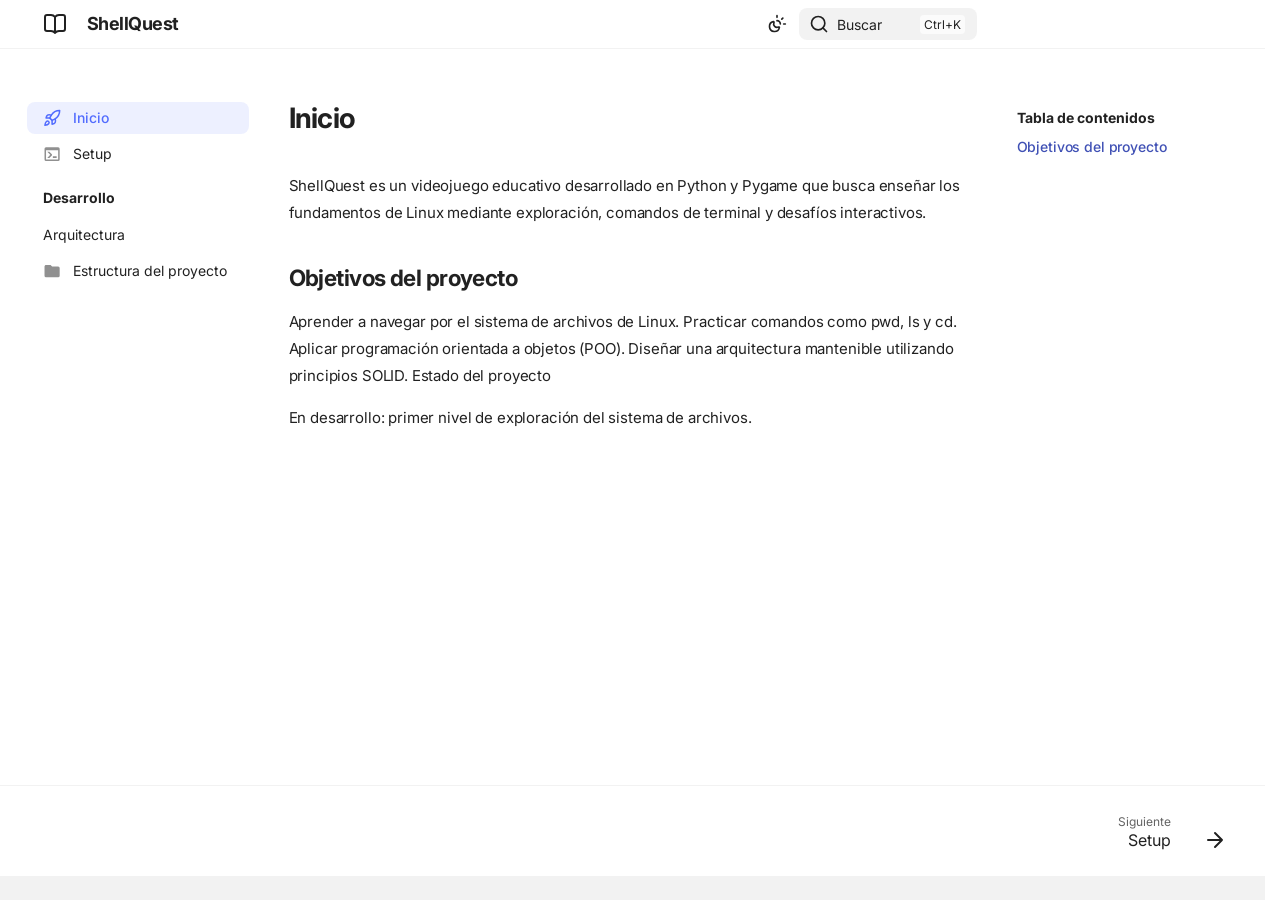
<file: site/index.html>
<!doctype html>
<html lang="es" class="no-js">
  <head>
    
      <meta charset="utf-8">
      <meta name="viewport" content="width=device-width,initial-scale=1">
      
      
      
        <link rel="canonical" href="https://www.example.com/">
      
      
      
      
        <link rel="next" href="./setup/">
      
      
        
      
      
      <link rel="icon" href="./assets/images/favicon.png">
      <meta name="generator" content="zensical-0.0.71">
    
    
      
        <title>Inicio - ShellQuest</title>
      
    
    
      
        
      
      <link rel="stylesheet" href="./assets/stylesheets/modern/main.e442bf79.min.css">
      
        
          
        
        <link rel="stylesheet" href="./assets/stylesheets/modern/palette.b60ce83d.min.css">
      
      


    
    
      
    
    
      
        
        
        <link rel="preconnect" href="https://fonts.gstatic.com" crossorigin>
        <link rel="stylesheet" href="https://fonts.googleapis.com/css?family=Inter:300,300i,400,400i,500,500i,700,700i%7CJetBrains+Mono:400,400i,700,700i&amp;display=fallback">
        <style>:root{--md-text-font:"Inter";--md-code-font:"JetBrains Mono"}</style>
      
    
    
      <link rel="stylesheet" href="./assets/css/extra.css">
    
    <script>__md_scope=new URL(".",location),__md_scope.pathname.endsWith("/")||(__md_scope=new URL(__md_scope.pathname+"/",location)),__md_hash=e=>[...e].reduce(((e,t)=>(e<<5)-e+t.charCodeAt(0)),0),__md_get=(e,t=localStorage,_=__md_scope)=>JSON.parse(t.getItem(_.pathname+"."+e)),__md_set=(e,t,_=localStorage,a=__md_scope)=>{try{_.setItem(a.pathname+"."+e,JSON.stringify(t))}catch(e){}},document.documentElement.setAttribute("data-platform",navigator.platform)</script>
    
      

    
    
  </head>
  
  
    
    
      
    
    
    
    
    <body dir="ltr" data-md-color-scheme="default" data-md-color-primary="indigo" data-md-color-accent="indigo">
  
    
    <input class="md-toggle" data-md-toggle="drawer" type="checkbox" id="__drawer" autocomplete="off">
    <input class="md-toggle" data-md-toggle="search" type="checkbox" id="__search" autocomplete="off">
    <label class="md-overlay" for="__drawer" aria-hidden="true"></label>
    <div data-md-component="skip">
      <a href="#__skip" class="md-skip">
        Saltar a contenido
      </a>
    </div>
    <div data-md-component="announce">
      
    </div>
    
    
      

  

<header class="md-header md-header--shadow" data-md-component="header">
  <nav class="md-header__inner md-grid" aria-label="Cabecera">
    <a href="" title="ShellQuest" class="md-header__button md-logo" aria-label="ShellQuest" data-md-component="logo">
      
  
  <svg xmlns="http://www.w3.org/2000/svg" fill="none" stroke="currentColor" stroke-linecap="round" stroke-linejoin="round" stroke-width="2" class="lucide lucide-book-open" viewBox="0 0 24 24"><path d="M12 5v16M20.001 19A2 2 0 0 0 22 17V5a2 2 0 0 0-1.999-2L16 3.002A5 5 0 0 0 12 5a5 5 0 0 0-4-2H4a2 2 0 0 0-2 2v12a2 2 0 0 0 1.999 2H8a5 5 0 0 1 4 2 5 5 0 0 1 4-2z"/></svg>

    </a>
    <label class="md-header__button md-icon" for="__drawer" aria-label="Navegación">
      
      <svg xmlns="http://www.w3.org/2000/svg" fill="none" stroke="currentColor" stroke-linecap="round" stroke-linejoin="round" stroke-width="2" class="lucide lucide-menu" viewBox="0 0 24 24"><path d="M4 5h16M4 12h16M4 19h16"/></svg>
    </label>
    <div class="md-header__title" data-md-component="header-title">
      <div class="md-header__ellipsis">
        <div class="md-header__topic">
          <span class="md-ellipsis">
            ShellQuest
          </span>
        </div>
        <div class="md-header__topic" data-md-component="header-topic">
          <span class="md-ellipsis">
            
              Inicio
            
          </span>
        </div>
      </div>
    </div>
    
      
        <form class="md-header__option" data-md-component="palette">
  
    
    
    
    <input class="md-option" data-md-color-media="(prefers-color-scheme)" data-md-color-scheme="default" data-md-color-primary="indigo" data-md-color-accent="indigo"  aria-label="Cambiar a preferencia del sistema"  type="radio" name="__palette" id="__palette_0">
    
      <label class="md-header__button md-icon" title="Cambiar a preferencia del sistema" for="__palette_1" hidden>
        <svg xmlns="http://www.w3.org/2000/svg" fill="none" stroke="currentColor" stroke-linecap="round" stroke-linejoin="round" stroke-width="2" class="lucide lucide-sun-moon" viewBox="0 0 24 24"><path d="M12 2v2M14.837 16.385a6 6 0 1 1-7.223-7.222c.624-.147.97.66.715 1.248a4 4 0 0 0 5.26 5.259c.589-.255 1.396.09 1.248.715M16 12a4 4 0 0 0-4-4M19 5l-1.256 1.256M20 12h2"/></svg>
      </label>
    
  
    
    
    
    <input class="md-option" data-md-color-media="(prefers-color-scheme: light)" data-md-color-scheme="default" data-md-color-primary="indigo" data-md-color-accent="indigo"  aria-label="Cambiar a modo oscuro"  type="radio" name="__palette" id="__palette_1">
    
      <label class="md-header__button md-icon" title="Cambiar a modo oscuro" for="__palette_2" hidden>
        <svg xmlns="http://www.w3.org/2000/svg" fill="none" stroke="currentColor" stroke-linecap="round" stroke-linejoin="round" stroke-width="2" class="lucide lucide-sun" viewBox="0 0 24 24"><circle cx="12" cy="12" r="4"/><path d="M12 2v2M12 20v2M4.93 4.93l1.41 1.41M17.66 17.66l1.41 1.41M2 12h2M20 12h2M6.34 17.66l-1.41 1.41M19.07 4.93l-1.41 1.41"/></svg>
      </label>
    
  
    
    
    
    <input class="md-option" data-md-color-media="(prefers-color-scheme: dark)" data-md-color-scheme="slate" data-md-color-primary="green" data-md-color-accent="teal"  aria-label="Cambiar a modo claro"  type="radio" name="__palette" id="__palette_2">
    
      <label class="md-header__button md-icon" title="Cambiar a modo claro" for="__palette_0" hidden>
        <svg xmlns="http://www.w3.org/2000/svg" fill="none" stroke="currentColor" stroke-linecap="round" stroke-linejoin="round" stroke-width="2" class="lucide lucide-moon" viewBox="0 0 24 24"><path d="M20.985 12.486a9 9 0 1 1-9.473-9.472c.405-.022.617.46.402.803a6 6 0 0 0 8.268 8.268c.344-.215.825-.004.803.401"/></svg>
      </label>
    
  
</form>
      
    
    
      <script>var palette=__md_get("__palette");if(palette&&palette.color){if("(prefers-color-scheme)"===palette.color.media){var media=matchMedia("(prefers-color-scheme: light)"),input=document.querySelector(media.matches?"[data-md-color-media='(prefers-color-scheme: light)']":"[data-md-color-media='(prefers-color-scheme: dark)']");palette.color.media=input.getAttribute("data-md-color-media"),palette.color.scheme=input.getAttribute("data-md-color-scheme"),palette.color.primary=input.getAttribute("data-md-color-primary"),palette.color.accent=input.getAttribute("data-md-color-accent")}for(var[key,value]of Object.entries(palette.color))document.body.setAttribute("data-md-color-"+key,value)}</script>
    
    
    
      
      
        <label class="md-header__button md-icon" for="__search" aria-label="Buscar">
          
          <svg xmlns="http://www.w3.org/2000/svg" fill="none" stroke="currentColor" stroke-linecap="round" stroke-linejoin="round" stroke-width="2" class="lucide lucide-search" viewBox="0 0 24 24"><path d="m21 21-4.34-4.34"/><circle cx="11" cy="11" r="8"/></svg>
        </label>
        <div class="md-search" data-md-component="search" role="dialog" aria-label="Buscar">
  <button type="button" class="md-search__button">
    Buscar
  </button>
</div>
      
    
    <div class="md-header__source">
      
    </div>
  </nav>
  
</header>
    
    <div class="md-container" data-md-component="container">
      
      
        
          
        
      
      <main class="md-main" data-md-component="main">
        <div class="md-main__inner md-grid">
          
            
              
              <div class="md-sidebar md-sidebar--primary" data-md-component="sidebar" data-md-type="navigation" >
                <div class="md-sidebar__scrollwrap">
                  <div class="md-sidebar__inner">
                    



<nav class="md-nav md-nav--primary" aria-label="Navegación" data-md-level="0">
  <label class="md-nav__title" for="__drawer">
    <a href="" title="ShellQuest" class="md-nav__button md-logo" aria-label="ShellQuest" data-md-component="logo">
      
  
  <svg xmlns="http://www.w3.org/2000/svg" fill="none" stroke="currentColor" stroke-linecap="round" stroke-linejoin="round" stroke-width="2" class="lucide lucide-book-open" viewBox="0 0 24 24"><path d="M12 5v16M20.001 19A2 2 0 0 0 22 17V5a2 2 0 0 0-1.999-2L16 3.002A5 5 0 0 0 12 5a5 5 0 0 0-4-2H4a2 2 0 0 0-2 2v12a2 2 0 0 0 1.999 2H8a5 5 0 0 1 4 2 5 5 0 0 1 4-2z"/></svg>

    </a>
    ShellQuest
  </label>
  
  <ul class="md-nav__list" data-md-scrollfix>
    
      
      
  
  
    
  
  
  
    <li class="md-nav__item md-nav__item--active">
      
      
      
      
      
        <label class="md-nav__link md-nav__link--active" for="__toc">
          
  
  
    <svg xmlns="http://www.w3.org/2000/svg" fill="none" stroke="currentColor" stroke-linecap="round" stroke-linejoin="round" stroke-width="2" class="lucide lucide-rocket" viewBox="0 0 24 24"><path d="M12 15v5s3.03-.55 4-2c1.08-1.62 0-5 0-5M4.5 16.5c-1.5 1.26-2 5-2 5s3.74-.5 5-2c.71-.84.7-2.13-.09-2.91a2.18 2.18 0 0 0-2.91-.09"/><path d="M9 12a22 22 0 0 1 2-3.95A12.88 12.88 0 0 1 22 2c0 2.72-.78 7.5-6 11a22.4 22.4 0 0 1-4 2z"/><path d="M9 12H4s.55-3.03 2-4c1.62-1.08 5 .05 5 .05"/></svg>
  
  <span class="md-ellipsis">
    
  
  Inicio

    
  </span>
  
  

          <span class="md-nav__icon md-icon"></span>
        </label>
      
      <a href="" class="md-nav__link md-nav__link--active">
        
  
  
    <svg xmlns="http://www.w3.org/2000/svg" fill="none" stroke="currentColor" stroke-linecap="round" stroke-linejoin="round" stroke-width="2" class="lucide lucide-rocket" viewBox="0 0 24 24"><path d="M12 15v5s3.03-.55 4-2c1.08-1.62 0-5 0-5M4.5 16.5c-1.5 1.26-2 5-2 5s3.74-.5 5-2c.71-.84.7-2.13-.09-2.91a2.18 2.18 0 0 0-2.91-.09"/><path d="M9 12a22 22 0 0 1 2-3.95A12.88 12.88 0 0 1 22 2c0 2.72-.78 7.5-6 11a22.4 22.4 0 0 1-4 2z"/><path d="M9 12H4s.55-3.03 2-4c1.62-1.08 5 .05 5 .05"/></svg>
  
  <span class="md-ellipsis">
    
  
  Inicio

    
  </span>
  
  

      </a>
      
        


<nav class="md-nav md-nav--secondary" aria-label="Tabla de contenidos">
  
  
  
  
    <label class="md-nav__title" for="__toc">
      <span class="md-nav__icon md-icon"></span>
      Tabla de contenidos
    </label>
    <ul class="md-nav__list" data-md-component="toc" data-md-scrollfix>
      
        <li class="md-nav__item">
  <a href="#objetivos-del-proyecto" class="md-nav__link">
    <span class="md-ellipsis">
      <span class="md-typeset">
        Objetivos del proyecto
      </span>
    </span>
  </a>
  
</li>
      
    </ul>
  
</nav>
      
    </li>
  

    
      
      
  
  
  
  
    <li class="md-nav__item">
      <a href="./setup/" class="md-nav__link">
        
  
  
    <svg xmlns="http://www.w3.org/2000/svg" viewBox="0 0 24 24"><path d="M20 19V7H4v12zm0-16a2 2 0 0 1 2 2v14a2 2 0 0 1-2 2H4a2 2 0 0 1-2-2V5a2 2 0 0 1 2-2zm-7 14v-2h5v2zm-3.42-4L5.57 9H8.4l3.3 3.3c.39.39.39 1.03 0 1.42L8.42 17H5.59z"/></svg>
  
  <span class="md-ellipsis">
    
  
  Setup

    
  </span>
  
  

      </a>
    </li>
  

    
      
      
  
  
  
  
    
    
      
        
      
        
      
    
    
    
      
        
        
      
    
    
    <li class="md-nav__item md-nav__item--section md-nav__item--nested">
      
        
        
        <input class="md-nav__toggle md-toggle " type="checkbox" id="__nav_3" >
        
          
          <label class="md-nav__link" for="__nav_3" id="__nav_3_label" tabindex="">
            
  
  
  <span class="md-ellipsis">
    
  
  Desarrollo

    
  </span>
  
  

            <span class="md-nav__icon md-icon"></span>
          </label>
        
        
          <nav class="md-nav" data-md-level="1" aria-labelledby="__nav_3_label" aria-expanded="false">
            <label class="md-nav__title" for="__nav_3">
              <span class="md-nav__icon md-icon"></span>
              
  
  Desarrollo

            </label>
            <ul class="md-nav__list" data-md-scrollfix>
              
                
                  
  
  
  
  
    <li class="md-nav__item">
      <a href="./architecture.md" class="md-nav__link">
        
  
  
  <span class="md-ellipsis">
    
  
  Arquitectura

    
  </span>
  
  

      </a>
    </li>
  

                
              
                
                  
  
  
  
  
    <li class="md-nav__item">
      <a href="./reference/project-structure/" class="md-nav__link">
        
  
  
    <svg xmlns="http://www.w3.org/2000/svg" viewBox="0 0 24 24"><path d="M10 4H4c-1.11 0-2 .89-2 2v12a2 2 0 0 0 2 2h16a2 2 0 0 0 2-2V8a2 2 0 0 0-2-2h-8z"/></svg>
  
  <span class="md-ellipsis">
    
  
  Estructura del proyecto

    
  </span>
  
  

      </a>
    </li>
  

                
              
            </ul>
          </nav>
        
      
    </li>
  

    
  </ul>
</nav>
                  </div>
                </div>
              </div>
            
            
              
              <div class="md-sidebar md-sidebar--secondary" data-md-component="sidebar" data-md-type="toc" >
                <div class="md-sidebar__scrollwrap">
                  
                    
                    
                    
                    
                      <input class="md-nav__toggle md-toggle" type="checkbox" id="__toc">
                      <div class="md-sidebar-button__wrapper">
                        <label class="md-sidebar-button" for="__toc"></label>
                      </div>
                    
                  
                  <div class="md-sidebar__inner">
                    


<nav class="md-nav md-nav--secondary" aria-label="Tabla de contenidos">
  
  
  
  
    <label class="md-nav__title" for="__toc">
      <span class="md-nav__icon md-icon"></span>
      Tabla de contenidos
    </label>
    <ul class="md-nav__list" data-md-component="toc" data-md-scrollfix>
      
        <li class="md-nav__item">
  <a href="#objetivos-del-proyecto" class="md-nav__link">
    <span class="md-ellipsis">
      <span class="md-typeset">
        Objetivos del proyecto
      </span>
    </span>
  </a>
  
</li>
      
    </ul>
  
</nav>
                  </div>
                </div>
              </div>
            
          
          
            <div class="md-content" data-md-component="content">
              
                



  


              
              <article class="md-content__inner md-typeset">
                <a id="__skip" tabindex="-1"></a>
                
                  


  <h1>Inicio</h1>

<p>ShellQuest es un videojuego educativo desarrollado en Python y Pygame que busca enseñar los fundamentos de Linux mediante exploración, comandos de terminal y desafíos interactivos.</p>
<h2 id="objetivos-del-proyecto">Objetivos del proyecto<a class="headerlink" href="#objetivos-del-proyecto" title="Permanent link">&para;</a></h2>
<p>Aprender a navegar por el sistema de archivos de Linux.
Practicar comandos como pwd, ls y cd.
Aplicar programación orientada a objetos (POO).
Diseñar una arquitectura mantenible utilizando principios SOLID.
Estado del proyecto</p>
<p>En desarrollo: primer nivel de exploración del sistema de archivos.</p>









  
  






                
              </article>
            </div>
          
          
  <script>var tabs=__md_get("__tabs");if(Array.isArray(tabs))e:for(var set of document.querySelectorAll(".tabbed-set")){var labels=set.querySelector(".tabbed-labels");for(var tab of tabs)for(var label of labels.getElementsByTagName("label"))if(label.innerText.trim()===tab){var input=document.getElementById(label.htmlFor);input.checked=!0;continue e}}</script>

<script>var target=document.getElementById(location.hash.slice(1));target&&target.name&&(target.checked=target.name.startsWith("__tabbed_"))</script>
        </div>
        
          <button type="button" class="md-top md-icon" data-md-component="top" hidden>
  
  <svg xmlns="http://www.w3.org/2000/svg" fill="none" stroke="currentColor" stroke-linecap="round" stroke-linejoin="round" stroke-width="2" class="lucide lucide-circle-arrow-up" viewBox="0 0 24 24"><circle cx="12" cy="12" r="10"/><path d="m16 12-4-4-4 4M12 16V8"/></svg>
  Volver al principio
</button>
        
      </main>
      
        <footer class="md-footer">
  
    
      
      <nav class="md-footer__inner md-grid" aria-label="Pie" >
        
        
          
          <a href="./setup/" class="md-footer__link md-footer__link--next" aria-label="Siguiente: Setup">
            <div class="md-footer__title">
              <span class="md-footer__direction">
                Siguiente
              </span>
              <div class="md-ellipsis">
                Setup
              </div>
            </div>
            <div class="md-footer__button md-icon">
              
              <svg xmlns="http://www.w3.org/2000/svg" fill="none" stroke="currentColor" stroke-linecap="round" stroke-linejoin="round" stroke-width="2" class="lucide lucide-arrow-right" viewBox="0 0 24 24"><path d="M5 12h14M12 5l7 7-7 7"/></svg>
            </div>
          </a>
        
      </nav>
    
  
  <div class="md-footer-meta md-typeset">
    <div class="md-footer-meta__inner md-grid">
      <div class="md-copyright">
  
  
</div>
      
    </div>
  </div>
</footer>
      
    </div>
    <div class="md-dialog" data-md-component="dialog" role="status" aria-atomic="true">
      <div class="md-dialog__inner md-typeset"></div>
    </div>
    
    
    
      
      
      
      
        
        
      <script id="__config" type="application/json">{"annotate":null,"base":".","features":["announce.dismiss","content.code.annotate","content.code.copy","content.code.select","content.footnote.tooltips","content.tabs.link","content.tooltips","navigation.footer","navigation.indexes","navigation.instant","navigation.instant.prefetch","navigation.path","navigation.sections","navigation.top","navigation.tracking","search.highlight"],"redirect":null,"search":"./assets/javascripts/workers/search.c47bb847.min.js","tags":null,"translations":{"clipboard.copied":"Copiado al portapapeles","clipboard.copy":"Copiar al portapapeles","clipboard.error":"Could not copy to clipboard","search.result.more.one":"1 más en esta página","search.result.more.other":"# más en esta página","search.result.none":"No se encontraron documentos","search.result.one":"1 documento encontrado","search.result.other":"# documentos encontrados","search.result.placeholder":"Teclee para comenzar búsqueda","search.result.term.missing":"Falta","select.version":"Seleccionar versión"},"version":null}</script>
    
    
      <script src="./assets/javascripts/bundle.a2388154.min.js"></script>
      
    
  </body>
</html>
</file>
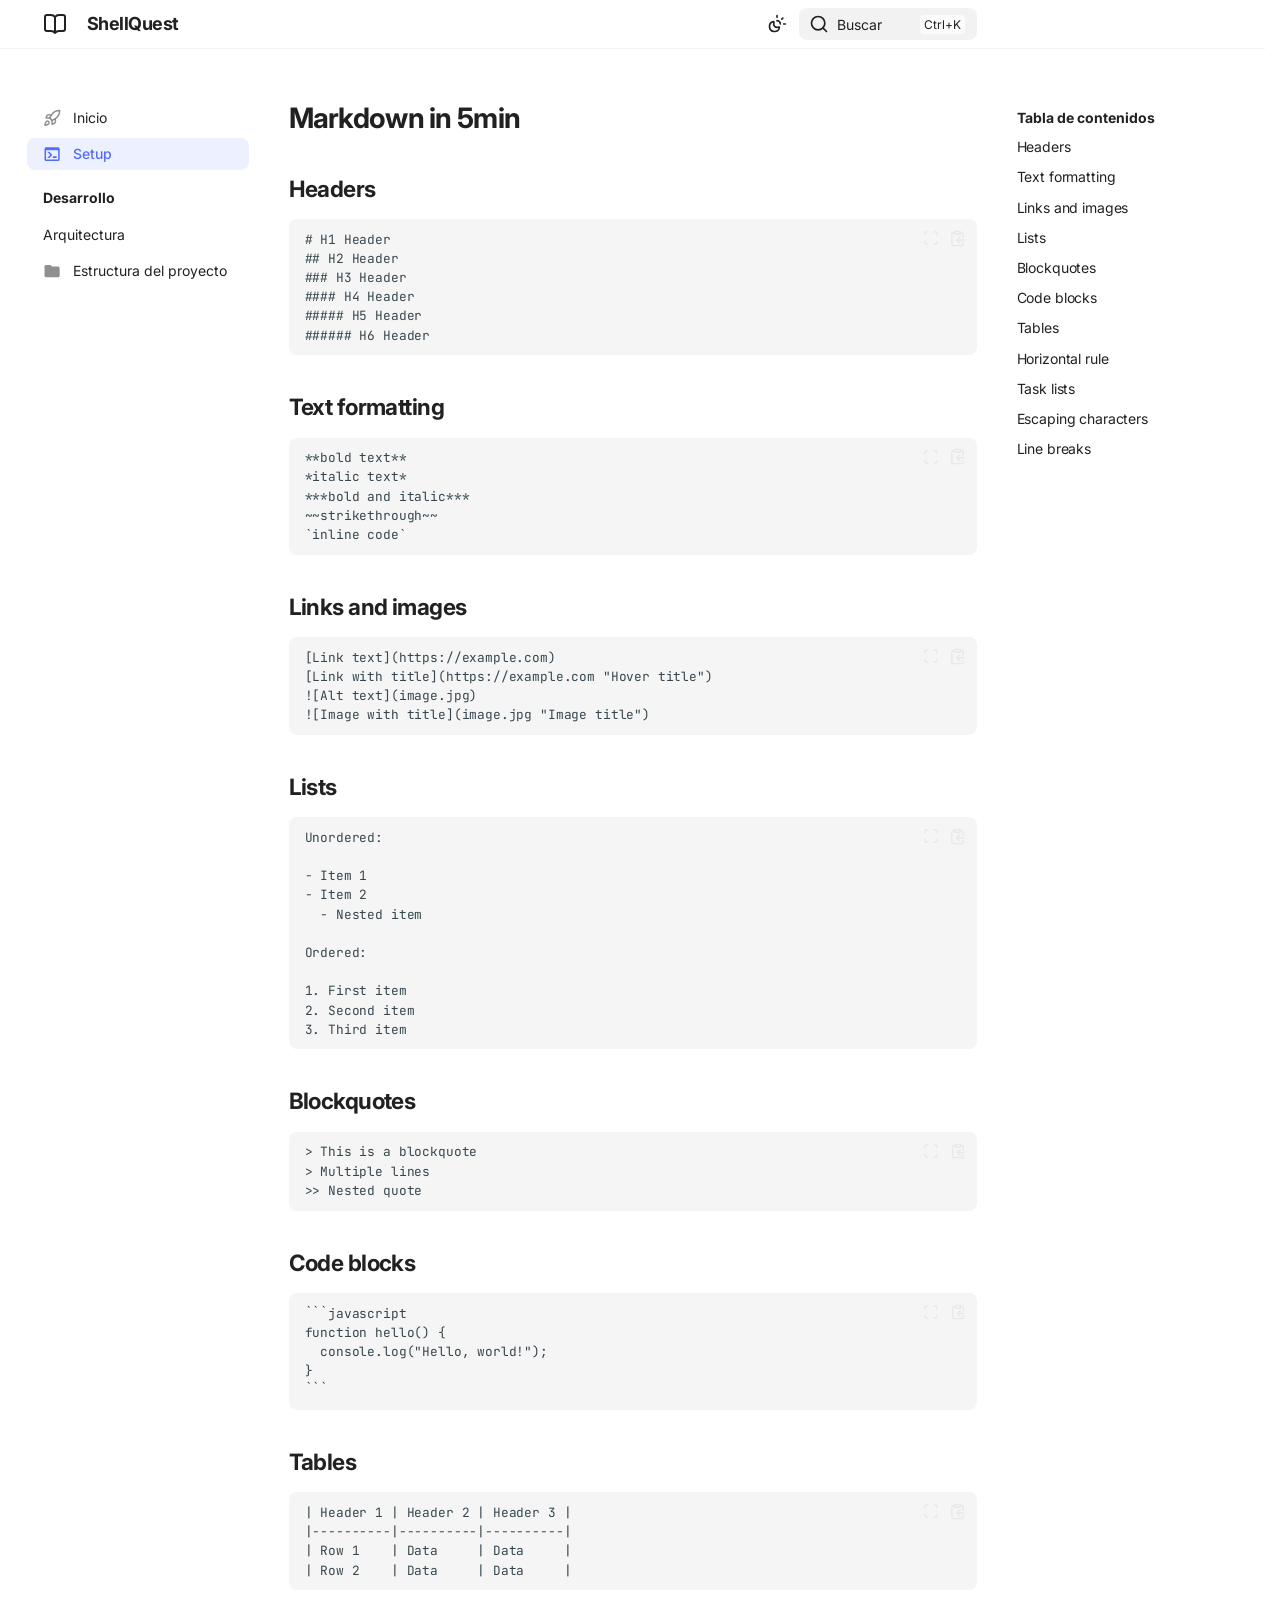
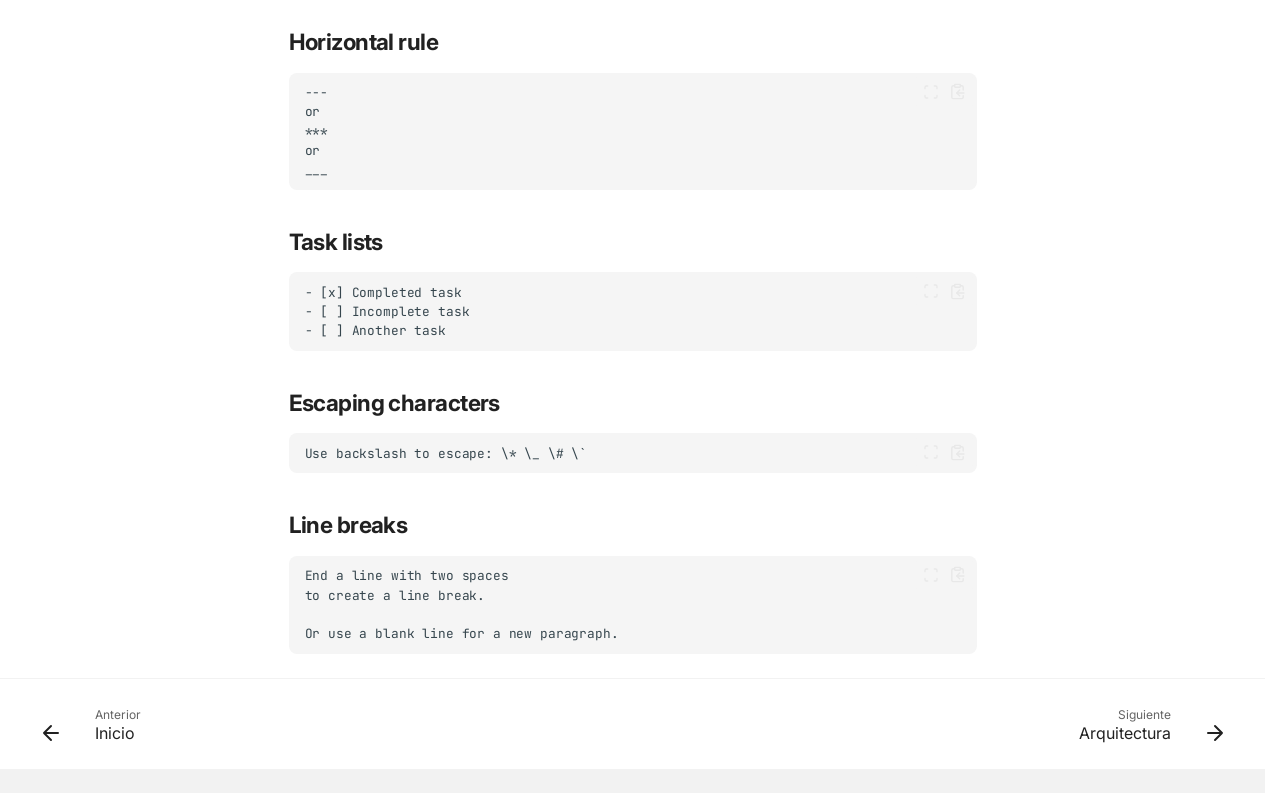
<file: site/setup/index.html>
<!doctype html>
<html lang="es" class="no-js">
  <head>
    
      <meta charset="utf-8">
      <meta name="viewport" content="width=device-width,initial-scale=1">
      
      
      
        <link rel="canonical" href="https://www.example.com/setup/">
      
      
      
        <link rel="prev" href="./..">
      
      
        <link rel="next" href="../architecture.md">
      
      
        
      
      
      <link rel="icon" href="../assets/images/favicon.png">
      <meta name="generator" content="zensical-0.0.71">
    
    
      
        <title>Setup - ShellQuest</title>
      
    
    
      
        
      
      <link rel="stylesheet" href="../assets/stylesheets/modern/main.e442bf79.min.css">
      
        
          
        
        <link rel="stylesheet" href="../assets/stylesheets/modern/palette.b60ce83d.min.css">
      
      


    
    
      
    
    
      
        
        
        <link rel="preconnect" href="https://fonts.gstatic.com" crossorigin>
        <link rel="stylesheet" href="https://fonts.googleapis.com/css?family=Inter:300,300i,400,400i,500,500i,700,700i%7CJetBrains+Mono:400,400i,700,700i&amp;display=fallback">
        <style>:root{--md-text-font:"Inter";--md-code-font:"JetBrains Mono"}</style>
      
    
    
      <link rel="stylesheet" href="../assets/css/extra.css">
    
    <script>__md_scope=new URL("..",location),__md_scope.pathname.endsWith("/")||(__md_scope=new URL(__md_scope.pathname+"/",location)),__md_hash=e=>[...e].reduce(((e,t)=>(e<<5)-e+t.charCodeAt(0)),0),__md_get=(e,t=localStorage,_=__md_scope)=>JSON.parse(t.getItem(_.pathname+"."+e)),__md_set=(e,t,_=localStorage,a=__md_scope)=>{try{_.setItem(a.pathname+"."+e,JSON.stringify(t))}catch(e){}},document.documentElement.setAttribute("data-platform",navigator.platform)</script>
    
      

    
    
  </head>
  
  
    
    
      
    
    
    
    
    <body dir="ltr" data-md-color-scheme="default" data-md-color-primary="indigo" data-md-color-accent="indigo">
  
    
    <input class="md-toggle" data-md-toggle="drawer" type="checkbox" id="__drawer" autocomplete="off">
    <input class="md-toggle" data-md-toggle="search" type="checkbox" id="__search" autocomplete="off">
    <label class="md-overlay" for="__drawer" aria-hidden="true"></label>
    <div data-md-component="skip">
      <a href="#__skip" class="md-skip">
        Saltar a contenido
      </a>
    </div>
    <div data-md-component="announce">
      
    </div>
    
    
      

  

<header class="md-header md-header--shadow" data-md-component="header">
  <nav class="md-header__inner md-grid" aria-label="Cabecera">
    <a href="./.." title="ShellQuest" class="md-header__button md-logo" aria-label="ShellQuest" data-md-component="logo">
      
  
  <svg xmlns="http://www.w3.org/2000/svg" fill="none" stroke="currentColor" stroke-linecap="round" stroke-linejoin="round" stroke-width="2" class="lucide lucide-book-open" viewBox="0 0 24 24"><path d="M12 5v16M20.001 19A2 2 0 0 0 22 17V5a2 2 0 0 0-1.999-2L16 3.002A5 5 0 0 0 12 5a5 5 0 0 0-4-2H4a2 2 0 0 0-2 2v12a2 2 0 0 0 1.999 2H8a5 5 0 0 1 4 2 5 5 0 0 1 4-2z"/></svg>

    </a>
    <label class="md-header__button md-icon" for="__drawer" aria-label="Navegación">
      
      <svg xmlns="http://www.w3.org/2000/svg" fill="none" stroke="currentColor" stroke-linecap="round" stroke-linejoin="round" stroke-width="2" class="lucide lucide-menu" viewBox="0 0 24 24"><path d="M4 5h16M4 12h16M4 19h16"/></svg>
    </label>
    <div class="md-header__title" data-md-component="header-title">
      <div class="md-header__ellipsis">
        <div class="md-header__topic">
          <span class="md-ellipsis">
            ShellQuest
          </span>
        </div>
        <div class="md-header__topic" data-md-component="header-topic">
          <span class="md-ellipsis">
            
              Setup
            
          </span>
        </div>
      </div>
    </div>
    
      
        <form class="md-header__option" data-md-component="palette">
  
    
    
    
    <input class="md-option" data-md-color-media="(prefers-color-scheme)" data-md-color-scheme="default" data-md-color-primary="indigo" data-md-color-accent="indigo"  aria-label="Cambiar a preferencia del sistema"  type="radio" name="__palette" id="__palette_0">
    
      <label class="md-header__button md-icon" title="Cambiar a preferencia del sistema" for="__palette_1" hidden>
        <svg xmlns="http://www.w3.org/2000/svg" fill="none" stroke="currentColor" stroke-linecap="round" stroke-linejoin="round" stroke-width="2" class="lucide lucide-sun-moon" viewBox="0 0 24 24"><path d="M12 2v2M14.837 16.385a6 6 0 1 1-7.223-7.222c.624-.147.97.66.715 1.248a4 4 0 0 0 5.26 5.259c.589-.255 1.396.09 1.248.715M16 12a4 4 0 0 0-4-4M19 5l-1.256 1.256M20 12h2"/></svg>
      </label>
    
  
    
    
    
    <input class="md-option" data-md-color-media="(prefers-color-scheme: light)" data-md-color-scheme="default" data-md-color-primary="indigo" data-md-color-accent="indigo"  aria-label="Cambiar a modo oscuro"  type="radio" name="__palette" id="__palette_1">
    
      <label class="md-header__button md-icon" title="Cambiar a modo oscuro" for="__palette_2" hidden>
        <svg xmlns="http://www.w3.org/2000/svg" fill="none" stroke="currentColor" stroke-linecap="round" stroke-linejoin="round" stroke-width="2" class="lucide lucide-sun" viewBox="0 0 24 24"><circle cx="12" cy="12" r="4"/><path d="M12 2v2M12 20v2M4.93 4.93l1.41 1.41M17.66 17.66l1.41 1.41M2 12h2M20 12h2M6.34 17.66l-1.41 1.41M19.07 4.93l-1.41 1.41"/></svg>
      </label>
    
  
    
    
    
    <input class="md-option" data-md-color-media="(prefers-color-scheme: dark)" data-md-color-scheme="slate" data-md-color-primary="green" data-md-color-accent="teal"  aria-label="Cambiar a modo claro"  type="radio" name="__palette" id="__palette_2">
    
      <label class="md-header__button md-icon" title="Cambiar a modo claro" for="__palette_0" hidden>
        <svg xmlns="http://www.w3.org/2000/svg" fill="none" stroke="currentColor" stroke-linecap="round" stroke-linejoin="round" stroke-width="2" class="lucide lucide-moon" viewBox="0 0 24 24"><path d="M20.985 12.486a9 9 0 1 1-9.473-9.472c.405-.022.617.46.402.803a6 6 0 0 0 8.268 8.268c.344-.215.825-.004.803.401"/></svg>
      </label>
    
  
</form>
      
    
    
      <script>var palette=__md_get("__palette");if(palette&&palette.color){if("(prefers-color-scheme)"===palette.color.media){var media=matchMedia("(prefers-color-scheme: light)"),input=document.querySelector(media.matches?"[data-md-color-media='(prefers-color-scheme: light)']":"[data-md-color-media='(prefers-color-scheme: dark)']");palette.color.media=input.getAttribute("data-md-color-media"),palette.color.scheme=input.getAttribute("data-md-color-scheme"),palette.color.primary=input.getAttribute("data-md-color-primary"),palette.color.accent=input.getAttribute("data-md-color-accent")}for(var[key,value]of Object.entries(palette.color))document.body.setAttribute("data-md-color-"+key,value)}</script>
    
    
    
      
      
        <label class="md-header__button md-icon" for="__search" aria-label="Buscar">
          
          <svg xmlns="http://www.w3.org/2000/svg" fill="none" stroke="currentColor" stroke-linecap="round" stroke-linejoin="round" stroke-width="2" class="lucide lucide-search" viewBox="0 0 24 24"><path d="m21 21-4.34-4.34"/><circle cx="11" cy="11" r="8"/></svg>
        </label>
        <div class="md-search" data-md-component="search" role="dialog" aria-label="Buscar">
  <button type="button" class="md-search__button">
    Buscar
  </button>
</div>
      
    
    <div class="md-header__source">
      
    </div>
  </nav>
  
</header>
    
    <div class="md-container" data-md-component="container">
      
      
        
          
        
      
      <main class="md-main" data-md-component="main">
        <div class="md-main__inner md-grid">
          
            
              
              <div class="md-sidebar md-sidebar--primary" data-md-component="sidebar" data-md-type="navigation" >
                <div class="md-sidebar__scrollwrap">
                  <div class="md-sidebar__inner">
                    



<nav class="md-nav md-nav--primary" aria-label="Navegación" data-md-level="0">
  <label class="md-nav__title" for="__drawer">
    <a href="./.." title="ShellQuest" class="md-nav__button md-logo" aria-label="ShellQuest" data-md-component="logo">
      
  
  <svg xmlns="http://www.w3.org/2000/svg" fill="none" stroke="currentColor" stroke-linecap="round" stroke-linejoin="round" stroke-width="2" class="lucide lucide-book-open" viewBox="0 0 24 24"><path d="M12 5v16M20.001 19A2 2 0 0 0 22 17V5a2 2 0 0 0-1.999-2L16 3.002A5 5 0 0 0 12 5a5 5 0 0 0-4-2H4a2 2 0 0 0-2 2v12a2 2 0 0 0 1.999 2H8a5 5 0 0 1 4 2 5 5 0 0 1 4-2z"/></svg>

    </a>
    ShellQuest
  </label>
  
  <ul class="md-nav__list" data-md-scrollfix>
    
      
      
  
  
  
  
    <li class="md-nav__item">
      <a href="./.." class="md-nav__link">
        
  
  
    <svg xmlns="http://www.w3.org/2000/svg" fill="none" stroke="currentColor" stroke-linecap="round" stroke-linejoin="round" stroke-width="2" class="lucide lucide-rocket" viewBox="0 0 24 24"><path d="M12 15v5s3.03-.55 4-2c1.08-1.62 0-5 0-5M4.5 16.5c-1.5 1.26-2 5-2 5s3.74-.5 5-2c.71-.84.7-2.13-.09-2.91a2.18 2.18 0 0 0-2.91-.09"/><path d="M9 12a22 22 0 0 1 2-3.95A12.88 12.88 0 0 1 22 2c0 2.72-.78 7.5-6 11a22.4 22.4 0 0 1-4 2z"/><path d="M9 12H4s.55-3.03 2-4c1.62-1.08 5 .05 5 .05"/></svg>
  
  <span class="md-ellipsis">
    
  
  Inicio

    
  </span>
  
  

      </a>
    </li>
  

    
      
      
  
  
    
  
  
  
    <li class="md-nav__item md-nav__item--active">
      
      
      
      
        
      
      
        <label class="md-nav__link md-nav__link--active" for="__toc">
          
  
  
    <svg xmlns="http://www.w3.org/2000/svg" viewBox="0 0 24 24"><path d="M20 19V7H4v12zm0-16a2 2 0 0 1 2 2v14a2 2 0 0 1-2 2H4a2 2 0 0 1-2-2V5a2 2 0 0 1 2-2zm-7 14v-2h5v2zm-3.42-4L5.57 9H8.4l3.3 3.3c.39.39.39 1.03 0 1.42L8.42 17H5.59z"/></svg>
  
  <span class="md-ellipsis">
    
  
  Setup

    
  </span>
  
  

          <span class="md-nav__icon md-icon"></span>
        </label>
      
      <a href="././" class="md-nav__link md-nav__link--active">
        
  
  
    <svg xmlns="http://www.w3.org/2000/svg" viewBox="0 0 24 24"><path d="M20 19V7H4v12zm0-16a2 2 0 0 1 2 2v14a2 2 0 0 1-2 2H4a2 2 0 0 1-2-2V5a2 2 0 0 1 2-2zm-7 14v-2h5v2zm-3.42-4L5.57 9H8.4l3.3 3.3c.39.39.39 1.03 0 1.42L8.42 17H5.59z"/></svg>
  
  <span class="md-ellipsis">
    
  
  Setup

    
  </span>
  
  

      </a>
      
        


<nav class="md-nav md-nav--secondary" aria-label="Tabla de contenidos">
  
  
  
    
  
  
    <label class="md-nav__title" for="__toc">
      <span class="md-nav__icon md-icon"></span>
      Tabla de contenidos
    </label>
    <ul class="md-nav__list" data-md-component="toc" data-md-scrollfix>
      
        <li class="md-nav__item">
  <a href="#headers" class="md-nav__link">
    <span class="md-ellipsis">
      <span class="md-typeset">
        Headers
      </span>
    </span>
  </a>
  
</li>
      
        <li class="md-nav__item">
  <a href="#text-formatting" class="md-nav__link">
    <span class="md-ellipsis">
      <span class="md-typeset">
        Text formatting
      </span>
    </span>
  </a>
  
</li>
      
        <li class="md-nav__item">
  <a href="#links-and-images" class="md-nav__link">
    <span class="md-ellipsis">
      <span class="md-typeset">
        Links and images
      </span>
    </span>
  </a>
  
</li>
      
        <li class="md-nav__item">
  <a href="#lists" class="md-nav__link">
    <span class="md-ellipsis">
      <span class="md-typeset">
        Lists
      </span>
    </span>
  </a>
  
</li>
      
        <li class="md-nav__item">
  <a href="#blockquotes" class="md-nav__link">
    <span class="md-ellipsis">
      <span class="md-typeset">
        Blockquotes
      </span>
    </span>
  </a>
  
</li>
      
        <li class="md-nav__item">
  <a href="#code-blocks" class="md-nav__link">
    <span class="md-ellipsis">
      <span class="md-typeset">
        Code blocks
      </span>
    </span>
  </a>
  
</li>
      
        <li class="md-nav__item">
  <a href="#tables" class="md-nav__link">
    <span class="md-ellipsis">
      <span class="md-typeset">
        Tables
      </span>
    </span>
  </a>
  
</li>
      
        <li class="md-nav__item">
  <a href="#horizontal-rule" class="md-nav__link">
    <span class="md-ellipsis">
      <span class="md-typeset">
        Horizontal rule
      </span>
    </span>
  </a>
  
</li>
      
        <li class="md-nav__item">
  <a href="#task-lists" class="md-nav__link">
    <span class="md-ellipsis">
      <span class="md-typeset">
        Task lists
      </span>
    </span>
  </a>
  
</li>
      
        <li class="md-nav__item">
  <a href="#escaping-characters" class="md-nav__link">
    <span class="md-ellipsis">
      <span class="md-typeset">
        Escaping characters
      </span>
    </span>
  </a>
  
</li>
      
        <li class="md-nav__item">
  <a href="#line-breaks" class="md-nav__link">
    <span class="md-ellipsis">
      <span class="md-typeset">
        Line breaks
      </span>
    </span>
  </a>
  
</li>
      
    </ul>
  
</nav>
      
    </li>
  

    
      
      
  
  
  
  
    
    
      
        
      
        
      
    
    
    
      
        
        
      
    
    
    <li class="md-nav__item md-nav__item--section md-nav__item--nested">
      
        
        
        <input class="md-nav__toggle md-toggle " type="checkbox" id="__nav_3" >
        
          
          <label class="md-nav__link" for="__nav_3" id="__nav_3_label" tabindex="">
            
  
  
  <span class="md-ellipsis">
    
  
  Desarrollo

    
  </span>
  
  

            <span class="md-nav__icon md-icon"></span>
          </label>
        
        
          <nav class="md-nav" data-md-level="1" aria-labelledby="__nav_3_label" aria-expanded="false">
            <label class="md-nav__title" for="__nav_3">
              <span class="md-nav__icon md-icon"></span>
              
  
  Desarrollo

            </label>
            <ul class="md-nav__list" data-md-scrollfix>
              
                
                  
  
  
  
  
    <li class="md-nav__item">
      <a href="../architecture.md" class="md-nav__link">
        
  
  
  <span class="md-ellipsis">
    
  
  Arquitectura

    
  </span>
  
  

      </a>
    </li>
  

                
              
                
                  
  
  
  
  
    <li class="md-nav__item">
      <a href="../reference/project-structure/" class="md-nav__link">
        
  
  
    <svg xmlns="http://www.w3.org/2000/svg" viewBox="0 0 24 24"><path d="M10 4H4c-1.11 0-2 .89-2 2v12a2 2 0 0 0 2 2h16a2 2 0 0 0 2-2V8a2 2 0 0 0-2-2h-8z"/></svg>
  
  <span class="md-ellipsis">
    
  
  Estructura del proyecto

    
  </span>
  
  

      </a>
    </li>
  

                
              
            </ul>
          </nav>
        
      
    </li>
  

    
  </ul>
</nav>
                  </div>
                </div>
              </div>
            
            
              
              <div class="md-sidebar md-sidebar--secondary" data-md-component="sidebar" data-md-type="toc" >
                <div class="md-sidebar__scrollwrap">
                  
                    
                    
                    
                      
                    
                    
                      <input class="md-nav__toggle md-toggle" type="checkbox" id="__toc">
                      <div class="md-sidebar-button__wrapper">
                        <label class="md-sidebar-button" for="__toc"></label>
                      </div>
                    
                  
                  <div class="md-sidebar__inner">
                    


<nav class="md-nav md-nav--secondary" aria-label="Tabla de contenidos">
  
  
  
    
  
  
    <label class="md-nav__title" for="__toc">
      <span class="md-nav__icon md-icon"></span>
      Tabla de contenidos
    </label>
    <ul class="md-nav__list" data-md-component="toc" data-md-scrollfix>
      
        <li class="md-nav__item">
  <a href="#headers" class="md-nav__link">
    <span class="md-ellipsis">
      <span class="md-typeset">
        Headers
      </span>
    </span>
  </a>
  
</li>
      
        <li class="md-nav__item">
  <a href="#text-formatting" class="md-nav__link">
    <span class="md-ellipsis">
      <span class="md-typeset">
        Text formatting
      </span>
    </span>
  </a>
  
</li>
      
        <li class="md-nav__item">
  <a href="#links-and-images" class="md-nav__link">
    <span class="md-ellipsis">
      <span class="md-typeset">
        Links and images
      </span>
    </span>
  </a>
  
</li>
      
        <li class="md-nav__item">
  <a href="#lists" class="md-nav__link">
    <span class="md-ellipsis">
      <span class="md-typeset">
        Lists
      </span>
    </span>
  </a>
  
</li>
      
        <li class="md-nav__item">
  <a href="#blockquotes" class="md-nav__link">
    <span class="md-ellipsis">
      <span class="md-typeset">
        Blockquotes
      </span>
    </span>
  </a>
  
</li>
      
        <li class="md-nav__item">
  <a href="#code-blocks" class="md-nav__link">
    <span class="md-ellipsis">
      <span class="md-typeset">
        Code blocks
      </span>
    </span>
  </a>
  
</li>
      
        <li class="md-nav__item">
  <a href="#tables" class="md-nav__link">
    <span class="md-ellipsis">
      <span class="md-typeset">
        Tables
      </span>
    </span>
  </a>
  
</li>
      
        <li class="md-nav__item">
  <a href="#horizontal-rule" class="md-nav__link">
    <span class="md-ellipsis">
      <span class="md-typeset">
        Horizontal rule
      </span>
    </span>
  </a>
  
</li>
      
        <li class="md-nav__item">
  <a href="#task-lists" class="md-nav__link">
    <span class="md-ellipsis">
      <span class="md-typeset">
        Task lists
      </span>
    </span>
  </a>
  
</li>
      
        <li class="md-nav__item">
  <a href="#escaping-characters" class="md-nav__link">
    <span class="md-ellipsis">
      <span class="md-typeset">
        Escaping characters
      </span>
    </span>
  </a>
  
</li>
      
        <li class="md-nav__item">
  <a href="#line-breaks" class="md-nav__link">
    <span class="md-ellipsis">
      <span class="md-typeset">
        Line breaks
      </span>
    </span>
  </a>
  
</li>
      
    </ul>
  
</nav>
                  </div>
                </div>
              </div>
            
          
          
            <div class="md-content" data-md-component="content">
              
                



  


              
              <article class="md-content__inner md-typeset">
                <a id="__skip" tabindex="-1"></a>
                
                  


<h1 id="markdown-in-5min">Markdown in 5min<a class="headerlink" href="#markdown-in-5min" title="Permanent link">&para;</a></h1>
<h2 id="headers">Headers<a class="headerlink" href="#headers" title="Permanent link">&para;</a></h2>
<div class="language-text highlight"><pre><span></span><code><span id="__span-0-1"><a id="__codelineno-0-1" name="__codelineno-0-1" href="#__codelineno-0-1"></a># H1 Header
</span><span id="__span-0-2"><a id="__codelineno-0-2" name="__codelineno-0-2" href="#__codelineno-0-2"></a>## H2 Header
</span><span id="__span-0-3"><a id="__codelineno-0-3" name="__codelineno-0-3" href="#__codelineno-0-3"></a>### H3 Header
</span><span id="__span-0-4"><a id="__codelineno-0-4" name="__codelineno-0-4" href="#__codelineno-0-4"></a>#### H4 Header
</span><span id="__span-0-5"><a id="__codelineno-0-5" name="__codelineno-0-5" href="#__codelineno-0-5"></a>##### H5 Header
</span><span id="__span-0-6"><a id="__codelineno-0-6" name="__codelineno-0-6" href="#__codelineno-0-6"></a>###### H6 Header
</span></code></pre></div>
<h2 id="text-formatting">Text formatting<a class="headerlink" href="#text-formatting" title="Permanent link">&para;</a></h2>
<div class="language-text highlight"><pre><span></span><code><span id="__span-1-1"><a id="__codelineno-1-1" name="__codelineno-1-1" href="#__codelineno-1-1"></a>**bold text**
</span><span id="__span-1-2"><a id="__codelineno-1-2" name="__codelineno-1-2" href="#__codelineno-1-2"></a>*italic text*
</span><span id="__span-1-3"><a id="__codelineno-1-3" name="__codelineno-1-3" href="#__codelineno-1-3"></a>***bold and italic***
</span><span id="__span-1-4"><a id="__codelineno-1-4" name="__codelineno-1-4" href="#__codelineno-1-4"></a>~~strikethrough~~
</span><span id="__span-1-5"><a id="__codelineno-1-5" name="__codelineno-1-5" href="#__codelineno-1-5"></a>`inline code`
</span></code></pre></div>
<h2 id="links-and-images">Links and images<a class="headerlink" href="#links-and-images" title="Permanent link">&para;</a></h2>
<div class="language-text highlight"><pre><span></span><code><span id="__span-2-1"><a id="__codelineno-2-1" name="__codelineno-2-1" href="#__codelineno-2-1"></a>[Link text](https://example.com)
</span><span id="__span-2-2"><a id="__codelineno-2-2" name="__codelineno-2-2" href="#__codelineno-2-2"></a>[Link with title](https://example.com "Hover title")
</span><span id="__span-2-3"><a id="__codelineno-2-3" name="__codelineno-2-3" href="#__codelineno-2-3"></a>![Alt text](image.jpg)
</span><span id="__span-2-4"><a id="__codelineno-2-4" name="__codelineno-2-4" href="#__codelineno-2-4"></a>![Image with title](image.jpg "Image title")
</span></code></pre></div>
<h2 id="lists">Lists<a class="headerlink" href="#lists" title="Permanent link">&para;</a></h2>
<div class="language-text highlight"><pre><span></span><code><span id="__span-3-1"><a id="__codelineno-3-1" name="__codelineno-3-1" href="#__codelineno-3-1"></a>Unordered:
</span><span id="__span-3-2"><a id="__codelineno-3-2" name="__codelineno-3-2" href="#__codelineno-3-2"></a>
</span><span id="__span-3-3"><a id="__codelineno-3-3" name="__codelineno-3-3" href="#__codelineno-3-3"></a>- Item 1
</span><span id="__span-3-4"><a id="__codelineno-3-4" name="__codelineno-3-4" href="#__codelineno-3-4"></a>- Item 2
</span><span id="__span-3-5"><a id="__codelineno-3-5" name="__codelineno-3-5" href="#__codelineno-3-5"></a>  - Nested item
</span><span id="__span-3-6"><a id="__codelineno-3-6" name="__codelineno-3-6" href="#__codelineno-3-6"></a>
</span><span id="__span-3-7"><a id="__codelineno-3-7" name="__codelineno-3-7" href="#__codelineno-3-7"></a>Ordered:
</span><span id="__span-3-8"><a id="__codelineno-3-8" name="__codelineno-3-8" href="#__codelineno-3-8"></a>
</span><span id="__span-3-9"><a id="__codelineno-3-9" name="__codelineno-3-9" href="#__codelineno-3-9"></a>1. First item
</span><span id="__span-3-10"><a id="__codelineno-3-10" name="__codelineno-3-10" href="#__codelineno-3-10"></a>2. Second item
</span><span id="__span-3-11"><a id="__codelineno-3-11" name="__codelineno-3-11" href="#__codelineno-3-11"></a>3. Third item
</span></code></pre></div>
<h2 id="blockquotes">Blockquotes<a class="headerlink" href="#blockquotes" title="Permanent link">&para;</a></h2>
<div class="language-text highlight"><pre><span></span><code><span id="__span-4-1"><a id="__codelineno-4-1" name="__codelineno-4-1" href="#__codelineno-4-1"></a>&gt; This is a blockquote
</span><span id="__span-4-2"><a id="__codelineno-4-2" name="__codelineno-4-2" href="#__codelineno-4-2"></a>&gt; Multiple lines
</span><span id="__span-4-3"><a id="__codelineno-4-3" name="__codelineno-4-3" href="#__codelineno-4-3"></a>&gt;&gt; Nested quote
</span></code></pre></div>
<h2 id="code-blocks">Code blocks<a class="headerlink" href="#code-blocks" title="Permanent link">&para;</a></h2>
<div class="language-text highlight"><pre><span></span><code><span id="__span-5-1"><a id="__codelineno-5-1" name="__codelineno-5-1" href="#__codelineno-5-1"></a>```javascript
</span><span id="__span-5-2"><a id="__codelineno-5-2" name="__codelineno-5-2" href="#__codelineno-5-2"></a>function hello() {
</span><span id="__span-5-3"><a id="__codelineno-5-3" name="__codelineno-5-3" href="#__codelineno-5-3"></a>  console.log("Hello, world!");
</span><span id="__span-5-4"><a id="__codelineno-5-4" name="__codelineno-5-4" href="#__codelineno-5-4"></a>}
</span><span id="__span-5-5"><a id="__codelineno-5-5" name="__codelineno-5-5" href="#__codelineno-5-5"></a>```
</span></code></pre></div>
<h2 id="tables">Tables<a class="headerlink" href="#tables" title="Permanent link">&para;</a></h2>
<div class="language-text highlight"><pre><span></span><code><span id="__span-6-1"><a id="__codelineno-6-1" name="__codelineno-6-1" href="#__codelineno-6-1"></a>| Header 1 | Header 2 | Header 3 |
</span><span id="__span-6-2"><a id="__codelineno-6-2" name="__codelineno-6-2" href="#__codelineno-6-2"></a>|----------|----------|----------|
</span><span id="__span-6-3"><a id="__codelineno-6-3" name="__codelineno-6-3" href="#__codelineno-6-3"></a>| Row 1    | Data     | Data     |
</span><span id="__span-6-4"><a id="__codelineno-6-4" name="__codelineno-6-4" href="#__codelineno-6-4"></a>| Row 2    | Data     | Data     |
</span></code></pre></div>
<h2 id="horizontal-rule">Horizontal rule<a class="headerlink" href="#horizontal-rule" title="Permanent link">&para;</a></h2>
<div class="language-text highlight"><pre><span></span><code><span id="__span-7-1"><a id="__codelineno-7-1" name="__codelineno-7-1" href="#__codelineno-7-1"></a>---
</span><span id="__span-7-2"><a id="__codelineno-7-2" name="__codelineno-7-2" href="#__codelineno-7-2"></a>or
</span><span id="__span-7-3"><a id="__codelineno-7-3" name="__codelineno-7-3" href="#__codelineno-7-3"></a>***
</span><span id="__span-7-4"><a id="__codelineno-7-4" name="__codelineno-7-4" href="#__codelineno-7-4"></a>or
</span><span id="__span-7-5"><a id="__codelineno-7-5" name="__codelineno-7-5" href="#__codelineno-7-5"></a>___
</span></code></pre></div>
<h2 id="task-lists">Task lists<a class="headerlink" href="#task-lists" title="Permanent link">&para;</a></h2>
<div class="language-text highlight"><pre><span></span><code><span id="__span-8-1"><a id="__codelineno-8-1" name="__codelineno-8-1" href="#__codelineno-8-1"></a>- [x] Completed task
</span><span id="__span-8-2"><a id="__codelineno-8-2" name="__codelineno-8-2" href="#__codelineno-8-2"></a>- [ ] Incomplete task
</span><span id="__span-8-3"><a id="__codelineno-8-3" name="__codelineno-8-3" href="#__codelineno-8-3"></a>- [ ] Another task
</span></code></pre></div>
<h2 id="escaping-characters">Escaping characters<a class="headerlink" href="#escaping-characters" title="Permanent link">&para;</a></h2>
<div class="language-text highlight"><pre><span></span><code><span id="__span-9-1"><a id="__codelineno-9-1" name="__codelineno-9-1" href="#__codelineno-9-1"></a>Use backslash to escape: \* \_ \# \`
</span></code></pre></div>
<h2 id="line-breaks">Line breaks<a class="headerlink" href="#line-breaks" title="Permanent link">&para;</a></h2>
<div class="language-text highlight"><pre><span></span><code><span id="__span-10-1"><a id="__codelineno-10-1" name="__codelineno-10-1" href="#__codelineno-10-1"></a>End a line with two spaces  
</span><span id="__span-10-2"><a id="__codelineno-10-2" name="__codelineno-10-2" href="#__codelineno-10-2"></a>to create a line break.
</span><span id="__span-10-3"><a id="__codelineno-10-3" name="__codelineno-10-3" href="#__codelineno-10-3"></a>
</span><span id="__span-10-4"><a id="__codelineno-10-4" name="__codelineno-10-4" href="#__codelineno-10-4"></a>Or use a blank line for a new paragraph.
</span></code></pre></div>









  
  






                
              </article>
            </div>
          
          
  <script>var tabs=__md_get("__tabs");if(Array.isArray(tabs))e:for(var set of document.querySelectorAll(".tabbed-set")){var labels=set.querySelector(".tabbed-labels");for(var tab of tabs)for(var label of labels.getElementsByTagName("label"))if(label.innerText.trim()===tab){var input=document.getElementById(label.htmlFor);input.checked=!0;continue e}}</script>

<script>var target=document.getElementById(location.hash.slice(1));target&&target.name&&(target.checked=target.name.startsWith("__tabbed_"))</script>
        </div>
        
          <button type="button" class="md-top md-icon" data-md-component="top" hidden>
  
  <svg xmlns="http://www.w3.org/2000/svg" fill="none" stroke="currentColor" stroke-linecap="round" stroke-linejoin="round" stroke-width="2" class="lucide lucide-circle-arrow-up" viewBox="0 0 24 24"><circle cx="12" cy="12" r="10"/><path d="m16 12-4-4-4 4M12 16V8"/></svg>
  Volver al principio
</button>
        
      </main>
      
        <footer class="md-footer">
  
    
      
      <nav class="md-footer__inner md-grid" aria-label="Pie" >
        
          
          <a href="./.." class="md-footer__link md-footer__link--prev" aria-label="Anterior: Inicio">
            <div class="md-footer__button md-icon">
              
              <svg xmlns="http://www.w3.org/2000/svg" fill="none" stroke="currentColor" stroke-linecap="round" stroke-linejoin="round" stroke-width="2" class="lucide lucide-arrow-left" viewBox="0 0 24 24"><path d="m12 19-7-7 7-7M19 12H5"/></svg>
            </div>
            <div class="md-footer__title">
              <span class="md-footer__direction">
                Anterior
              </span>
              <div class="md-ellipsis">
                Inicio
              </div>
            </div>
          </a>
        
        
          
          <a href="../architecture.md" class="md-footer__link md-footer__link--next" aria-label="Siguiente: Arquitectura">
            <div class="md-footer__title">
              <span class="md-footer__direction">
                Siguiente
              </span>
              <div class="md-ellipsis">
                Arquitectura
              </div>
            </div>
            <div class="md-footer__button md-icon">
              
              <svg xmlns="http://www.w3.org/2000/svg" fill="none" stroke="currentColor" stroke-linecap="round" stroke-linejoin="round" stroke-width="2" class="lucide lucide-arrow-right" viewBox="0 0 24 24"><path d="M5 12h14M12 5l7 7-7 7"/></svg>
            </div>
          </a>
        
      </nav>
    
  
  <div class="md-footer-meta md-typeset">
    <div class="md-footer-meta__inner md-grid">
      <div class="md-copyright">
  
  
</div>
      
    </div>
  </div>
</footer>
      
    </div>
    <div class="md-dialog" data-md-component="dialog" role="status" aria-atomic="true">
      <div class="md-dialog__inner md-typeset"></div>
    </div>
    
    
    
      
      
      
      
        
        
      <script id="__config" type="application/json">{"annotate":null,"base":"..","features":["announce.dismiss","content.code.annotate","content.code.copy","content.code.select","content.footnote.tooltips","content.tabs.link","content.tooltips","navigation.footer","navigation.indexes","navigation.instant","navigation.instant.prefetch","navigation.path","navigation.sections","navigation.top","navigation.tracking","search.highlight"],"redirect":null,"search":"../assets/javascripts/workers/search.c47bb847.min.js","tags":null,"translations":{"clipboard.copied":"Copiado al portapapeles","clipboard.copy":"Copiar al portapapeles","clipboard.error":"Could not copy to clipboard","search.result.more.one":"1 más en esta página","search.result.more.other":"# más en esta página","search.result.none":"No se encontraron documentos","search.result.one":"1 documento encontrado","search.result.other":"# documentos encontrados","search.result.placeholder":"Teclee para comenzar búsqueda","search.result.term.missing":"Falta","select.version":"Seleccionar versión"},"version":null}</script>
    
    
      <script src="../assets/javascripts/bundle.a2388154.min.js"></script>
      
    
  </body>
</html>
</file>
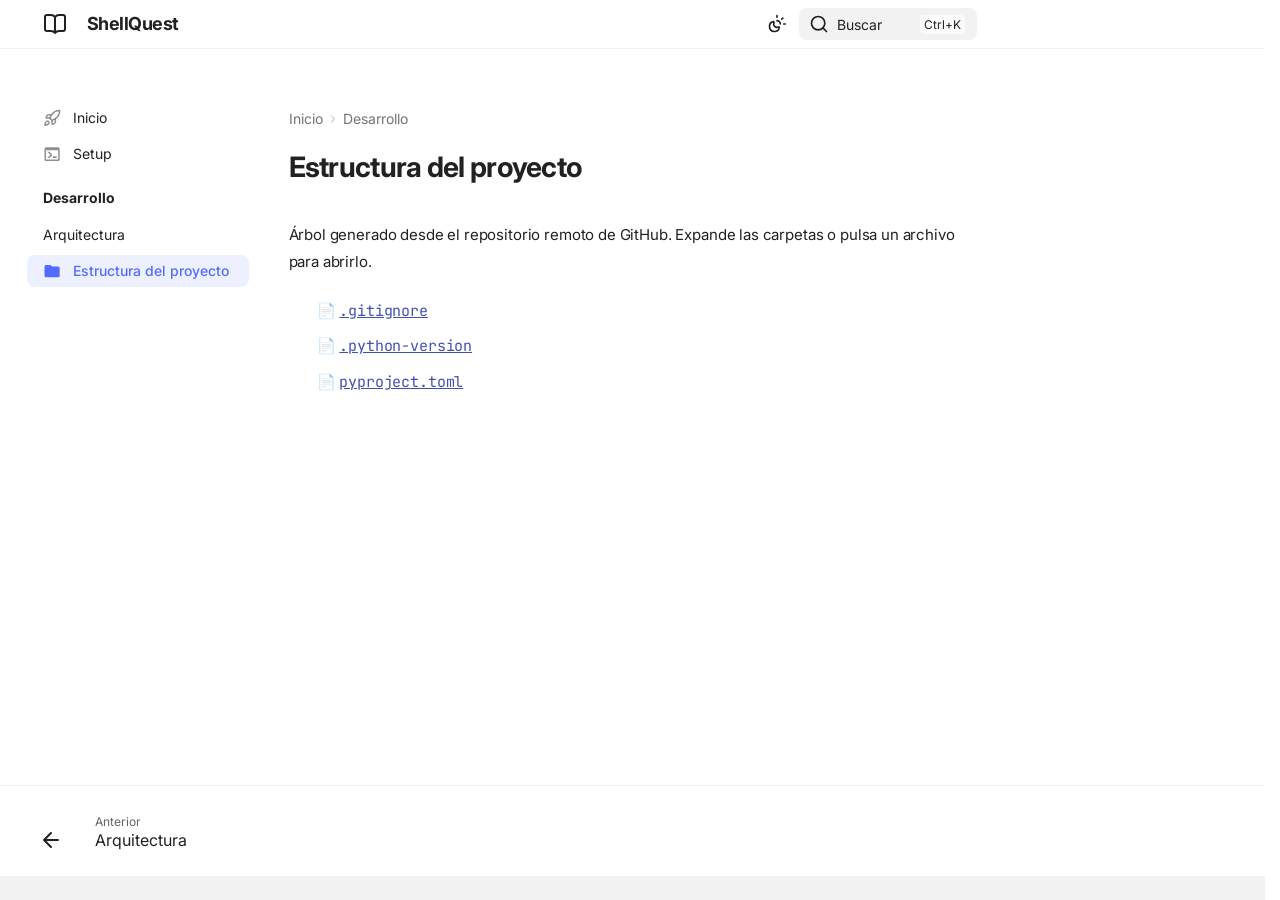
<file: site/reference/project-structure/index.html>
<!doctype html>
<html lang="es" class="no-js">
  <head>
    
      <meta charset="utf-8">
      <meta name="viewport" content="width=device-width,initial-scale=1">
      
      
      
        <link rel="canonical" href="https://www.example.com/reference/project-structure/">
      
      
      
        <link rel="prev" href="../../architecture.md">
      
      
      
        
      
      
      <link rel="icon" href="../../assets/images/favicon.png">
      <meta name="generator" content="zensical-0.0.71">
    
    
      
        <title>Estructura del proyecto - ShellQuest</title>
      
    
    
      
        
      
      <link rel="stylesheet" href="../../assets/stylesheets/modern/main.e442bf79.min.css">
      
        
          
        
        <link rel="stylesheet" href="../../assets/stylesheets/modern/palette.b60ce83d.min.css">
      
      


    
    
      
    
    
      
        
        
        <link rel="preconnect" href="https://fonts.gstatic.com" crossorigin>
        <link rel="stylesheet" href="https://fonts.googleapis.com/css?family=Inter:300,300i,400,400i,500,500i,700,700i%7CJetBrains+Mono:400,400i,700,700i&amp;display=fallback">
        <style>:root{--md-text-font:"Inter";--md-code-font:"JetBrains Mono"}</style>
      
    
    
      <link rel="stylesheet" href="../../assets/css/extra.css">
    
    <script>__md_scope=new URL("../..",location),__md_scope.pathname.endsWith("/")||(__md_scope=new URL(__md_scope.pathname+"/",location)),__md_hash=e=>[...e].reduce(((e,t)=>(e<<5)-e+t.charCodeAt(0)),0),__md_get=(e,t=localStorage,_=__md_scope)=>JSON.parse(t.getItem(_.pathname+"."+e)),__md_set=(e,t,_=localStorage,a=__md_scope)=>{try{_.setItem(a.pathname+"."+e,JSON.stringify(t))}catch(e){}},document.documentElement.setAttribute("data-platform",navigator.platform)</script>
    
      

    
    
  </head>
  
  
    
    
      
    
    
    
    
    <body dir="ltr" data-md-color-scheme="default" data-md-color-primary="indigo" data-md-color-accent="indigo">
  
    
    <input class="md-toggle" data-md-toggle="drawer" type="checkbox" id="__drawer" autocomplete="off">
    <input class="md-toggle" data-md-toggle="search" type="checkbox" id="__search" autocomplete="off">
    <label class="md-overlay" for="__drawer" aria-hidden="true"></label>
    <div data-md-component="skip">
      <a href="#__skip" class="md-skip">
        Saltar a contenido
      </a>
    </div>
    <div data-md-component="announce">
      
    </div>
    
    
      

  

<header class="md-header md-header--shadow" data-md-component="header">
  <nav class="md-header__inner md-grid" aria-label="Cabecera">
    <a href="../.." title="ShellQuest" class="md-header__button md-logo" aria-label="ShellQuest" data-md-component="logo">
      
  
  <svg xmlns="http://www.w3.org/2000/svg" fill="none" stroke="currentColor" stroke-linecap="round" stroke-linejoin="round" stroke-width="2" class="lucide lucide-book-open" viewBox="0 0 24 24"><path d="M12 5v16M20.001 19A2 2 0 0 0 22 17V5a2 2 0 0 0-1.999-2L16 3.002A5 5 0 0 0 12 5a5 5 0 0 0-4-2H4a2 2 0 0 0-2 2v12a2 2 0 0 0 1.999 2H8a5 5 0 0 1 4 2 5 5 0 0 1 4-2z"/></svg>

    </a>
    <label class="md-header__button md-icon" for="__drawer" aria-label="Navegación">
      
      <svg xmlns="http://www.w3.org/2000/svg" fill="none" stroke="currentColor" stroke-linecap="round" stroke-linejoin="round" stroke-width="2" class="lucide lucide-menu" viewBox="0 0 24 24"><path d="M4 5h16M4 12h16M4 19h16"/></svg>
    </label>
    <div class="md-header__title" data-md-component="header-title">
      <div class="md-header__ellipsis">
        <div class="md-header__topic">
          <span class="md-ellipsis">
            ShellQuest
          </span>
        </div>
        <div class="md-header__topic" data-md-component="header-topic">
          <span class="md-ellipsis">
            
              Estructura del proyecto
            
          </span>
        </div>
      </div>
    </div>
    
      
        <form class="md-header__option" data-md-component="palette">
  
    
    
    
    <input class="md-option" data-md-color-media="(prefers-color-scheme)" data-md-color-scheme="default" data-md-color-primary="indigo" data-md-color-accent="indigo"  aria-label="Cambiar a preferencia del sistema"  type="radio" name="__palette" id="__palette_0">
    
      <label class="md-header__button md-icon" title="Cambiar a preferencia del sistema" for="__palette_1" hidden>
        <svg xmlns="http://www.w3.org/2000/svg" fill="none" stroke="currentColor" stroke-linecap="round" stroke-linejoin="round" stroke-width="2" class="lucide lucide-sun-moon" viewBox="0 0 24 24"><path d="M12 2v2M14.837 16.385a6 6 0 1 1-7.223-7.222c.624-.147.97.66.715 1.248a4 4 0 0 0 5.26 5.259c.589-.255 1.396.09 1.248.715M16 12a4 4 0 0 0-4-4M19 5l-1.256 1.256M20 12h2"/></svg>
      </label>
    
  
    
    
    
    <input class="md-option" data-md-color-media="(prefers-color-scheme: light)" data-md-color-scheme="default" data-md-color-primary="indigo" data-md-color-accent="indigo"  aria-label="Cambiar a modo oscuro"  type="radio" name="__palette" id="__palette_1">
    
      <label class="md-header__button md-icon" title="Cambiar a modo oscuro" for="__palette_2" hidden>
        <svg xmlns="http://www.w3.org/2000/svg" fill="none" stroke="currentColor" stroke-linecap="round" stroke-linejoin="round" stroke-width="2" class="lucide lucide-sun" viewBox="0 0 24 24"><circle cx="12" cy="12" r="4"/><path d="M12 2v2M12 20v2M4.93 4.93l1.41 1.41M17.66 17.66l1.41 1.41M2 12h2M20 12h2M6.34 17.66l-1.41 1.41M19.07 4.93l-1.41 1.41"/></svg>
      </label>
    
  
    
    
    
    <input class="md-option" data-md-color-media="(prefers-color-scheme: dark)" data-md-color-scheme="slate" data-md-color-primary="green" data-md-color-accent="teal"  aria-label="Cambiar a modo claro"  type="radio" name="__palette" id="__palette_2">
    
      <label class="md-header__button md-icon" title="Cambiar a modo claro" for="__palette_0" hidden>
        <svg xmlns="http://www.w3.org/2000/svg" fill="none" stroke="currentColor" stroke-linecap="round" stroke-linejoin="round" stroke-width="2" class="lucide lucide-moon" viewBox="0 0 24 24"><path d="M20.985 12.486a9 9 0 1 1-9.473-9.472c.405-.022.617.46.402.803a6 6 0 0 0 8.268 8.268c.344-.215.825-.004.803.401"/></svg>
      </label>
    
  
</form>
      
    
    
      <script>var palette=__md_get("__palette");if(palette&&palette.color){if("(prefers-color-scheme)"===palette.color.media){var media=matchMedia("(prefers-color-scheme: light)"),input=document.querySelector(media.matches?"[data-md-color-media='(prefers-color-scheme: light)']":"[data-md-color-media='(prefers-color-scheme: dark)']");palette.color.media=input.getAttribute("data-md-color-media"),palette.color.scheme=input.getAttribute("data-md-color-scheme"),palette.color.primary=input.getAttribute("data-md-color-primary"),palette.color.accent=input.getAttribute("data-md-color-accent")}for(var[key,value]of Object.entries(palette.color))document.body.setAttribute("data-md-color-"+key,value)}</script>
    
    
    
      
      
        <label class="md-header__button md-icon" for="__search" aria-label="Buscar">
          
          <svg xmlns="http://www.w3.org/2000/svg" fill="none" stroke="currentColor" stroke-linecap="round" stroke-linejoin="round" stroke-width="2" class="lucide lucide-search" viewBox="0 0 24 24"><path d="m21 21-4.34-4.34"/><circle cx="11" cy="11" r="8"/></svg>
        </label>
        <div class="md-search" data-md-component="search" role="dialog" aria-label="Buscar">
  <button type="button" class="md-search__button">
    Buscar
  </button>
</div>
      
    
    <div class="md-header__source">
      
    </div>
  </nav>
  
</header>
    
    <div class="md-container" data-md-component="container">
      
      
        
          
        
      
      <main class="md-main" data-md-component="main">
        <div class="md-main__inner md-grid">
          
            
              
              <div class="md-sidebar md-sidebar--primary" data-md-component="sidebar" data-md-type="navigation" >
                <div class="md-sidebar__scrollwrap">
                  <div class="md-sidebar__inner">
                    



<nav class="md-nav md-nav--primary" aria-label="Navegación" data-md-level="0">
  <label class="md-nav__title" for="__drawer">
    <a href="../.." title="ShellQuest" class="md-nav__button md-logo" aria-label="ShellQuest" data-md-component="logo">
      
  
  <svg xmlns="http://www.w3.org/2000/svg" fill="none" stroke="currentColor" stroke-linecap="round" stroke-linejoin="round" stroke-width="2" class="lucide lucide-book-open" viewBox="0 0 24 24"><path d="M12 5v16M20.001 19A2 2 0 0 0 22 17V5a2 2 0 0 0-1.999-2L16 3.002A5 5 0 0 0 12 5a5 5 0 0 0-4-2H4a2 2 0 0 0-2 2v12a2 2 0 0 0 1.999 2H8a5 5 0 0 1 4 2 5 5 0 0 1 4-2z"/></svg>

    </a>
    ShellQuest
  </label>
  
  <ul class="md-nav__list" data-md-scrollfix>
    
      
      
  
  
  
  
    <li class="md-nav__item">
      <a href="../.." class="md-nav__link">
        
  
  
    <svg xmlns="http://www.w3.org/2000/svg" fill="none" stroke="currentColor" stroke-linecap="round" stroke-linejoin="round" stroke-width="2" class="lucide lucide-rocket" viewBox="0 0 24 24"><path d="M12 15v5s3.03-.55 4-2c1.08-1.62 0-5 0-5M4.5 16.5c-1.5 1.26-2 5-2 5s3.74-.5 5-2c.71-.84.7-2.13-.09-2.91a2.18 2.18 0 0 0-2.91-.09"/><path d="M9 12a22 22 0 0 1 2-3.95A12.88 12.88 0 0 1 22 2c0 2.72-.78 7.5-6 11a22.4 22.4 0 0 1-4 2z"/><path d="M9 12H4s.55-3.03 2-4c1.62-1.08 5 .05 5 .05"/></svg>
  
  <span class="md-ellipsis">
    
  
  Inicio

    
  </span>
  
  

      </a>
    </li>
  

    
      
      
  
  
  
  
    <li class="md-nav__item">
      <a href="../../setup/" class="md-nav__link">
        
  
  
    <svg xmlns="http://www.w3.org/2000/svg" viewBox="0 0 24 24"><path d="M20 19V7H4v12zm0-16a2 2 0 0 1 2 2v14a2 2 0 0 1-2 2H4a2 2 0 0 1-2-2V5a2 2 0 0 1 2-2zm-7 14v-2h5v2zm-3.42-4L5.57 9H8.4l3.3 3.3c.39.39.39 1.03 0 1.42L8.42 17H5.59z"/></svg>
  
  <span class="md-ellipsis">
    
  
  Setup

    
  </span>
  
  

      </a>
    </li>
  

    
      
      
  
  
    
  
  
  
    
    
      
        
      
        
      
    
    
    
      
        
        
      
    
    
    <li class="md-nav__item md-nav__item--active md-nav__item--section md-nav__item--nested">
      
        
        
        <input class="md-nav__toggle md-toggle " type="checkbox" id="__nav_3" checked>
        
          
          <label class="md-nav__link" for="__nav_3" id="__nav_3_label" tabindex="">
            
  
  
  <span class="md-ellipsis">
    
  
  Desarrollo

    
  </span>
  
  

            <span class="md-nav__icon md-icon"></span>
          </label>
        
        
          <nav class="md-nav" data-md-level="1" aria-labelledby="__nav_3_label" aria-expanded="true">
            <label class="md-nav__title" for="__nav_3">
              <span class="md-nav__icon md-icon"></span>
              
  
  Desarrollo

            </label>
            <ul class="md-nav__list" data-md-scrollfix>
              
                
                  
  
  
  
  
    <li class="md-nav__item">
      <a href="../../architecture.md" class="md-nav__link">
        
  
  
  <span class="md-ellipsis">
    
  
  Arquitectura

    
  </span>
  
  

      </a>
    </li>
  

                
              
                
                  
  
  
    
  
  
  
    <li class="md-nav__item md-nav__item--active">
      
      
      
      
        
      
      
      <a href="././" class="md-nav__link md-nav__link--active">
        
  
  
    <svg xmlns="http://www.w3.org/2000/svg" viewBox="0 0 24 24"><path d="M10 4H4c-1.11 0-2 .89-2 2v12a2 2 0 0 0 2 2h16a2 2 0 0 0 2-2V8a2 2 0 0 0-2-2h-8z"/></svg>
  
  <span class="md-ellipsis">
    
  
  Estructura del proyecto

    
  </span>
  
  

      </a>
      
    </li>
  

                
              
            </ul>
          </nav>
        
      
    </li>
  

    
  </ul>
</nav>
                  </div>
                </div>
              </div>
            
            
              
              <div class="md-sidebar md-sidebar--secondary" data-md-component="sidebar" data-md-type="toc" >
                <div class="md-sidebar__scrollwrap">
                  
                    
                    
                    
                      
                    
                    
                  
                  <div class="md-sidebar__inner">
                    


<nav class="md-nav md-nav--secondary" aria-label="Tabla de contenidos">
  
  
  
    
  
  
</nav>
                  </div>
                </div>
              </div>
            
          
          
            <div class="md-content" data-md-component="content">
              
                



  


  <nav class="md-path" aria-label="Navegación" >
    <ol class="md-path__list">
      
        
  
  
    <li class="md-path__item">
      <a href="../.." class="md-path__link">
        
  
  <span class="md-ellipsis">
    Inicio
  </span>

      </a>
    </li>
  

      
      
        
  
  
    
    
      
        
      
        
      
    
    
    
    
      <li class="md-path__item">
        <a href="../../architecture.md" class="md-path__link">
          
  
  <span class="md-ellipsis">
    Desarrollo
  </span>

        </a>
      </li>
    
  

      
    </ol>
  </nav>

              
              <article class="md-content__inner md-typeset">
                <a id="__skip" tabindex="-1"></a>
                
                  


<h1 id="estructura-del-proyecto">Estructura del proyecto<a class="headerlink" href="#estructura-del-proyecto" title="Permanent link">&para;</a></h1>
<p>Árbol generado desde el repositorio remoto de GitHub. Expande las carpetas o pulsa un archivo para abrirlo.</p>
<div class="file-tree">
<ul>
<li>📄 <a href="https://github.com/mc-herrera-90/ShellQuest/blob/main/.gitignore" target="_blank" rel="noopener noreferrer">.gitignore</a></li>
<li>📄 <a href="https://github.com/mc-herrera-90/ShellQuest/blob/main/.python-version" target="_blank" rel="noopener noreferrer">.python-version</a></li>
<li>📄 <a href="https://github.com/mc-herrera-90/ShellQuest/blob/main/pyproject.toml" target="_blank" rel="noopener noreferrer">pyproject.toml</a></li>
</ul>
</div>









  
  






                
              </article>
            </div>
          
          
  <script>var tabs=__md_get("__tabs");if(Array.isArray(tabs))e:for(var set of document.querySelectorAll(".tabbed-set")){var labels=set.querySelector(".tabbed-labels");for(var tab of tabs)for(var label of labels.getElementsByTagName("label"))if(label.innerText.trim()===tab){var input=document.getElementById(label.htmlFor);input.checked=!0;continue e}}</script>

<script>var target=document.getElementById(location.hash.slice(1));target&&target.name&&(target.checked=target.name.startsWith("__tabbed_"))</script>
        </div>
        
          <button type="button" class="md-top md-icon" data-md-component="top" hidden>
  
  <svg xmlns="http://www.w3.org/2000/svg" fill="none" stroke="currentColor" stroke-linecap="round" stroke-linejoin="round" stroke-width="2" class="lucide lucide-circle-arrow-up" viewBox="0 0 24 24"><circle cx="12" cy="12" r="10"/><path d="m16 12-4-4-4 4M12 16V8"/></svg>
  Volver al principio
</button>
        
      </main>
      
        <footer class="md-footer">
  
    
      
      <nav class="md-footer__inner md-grid" aria-label="Pie" >
        
          
          <a href="../../architecture.md" class="md-footer__link md-footer__link--prev" aria-label="Anterior: Arquitectura">
            <div class="md-footer__button md-icon">
              
              <svg xmlns="http://www.w3.org/2000/svg" fill="none" stroke="currentColor" stroke-linecap="round" stroke-linejoin="round" stroke-width="2" class="lucide lucide-arrow-left" viewBox="0 0 24 24"><path d="m12 19-7-7 7-7M19 12H5"/></svg>
            </div>
            <div class="md-footer__title">
              <span class="md-footer__direction">
                Anterior
              </span>
              <div class="md-ellipsis">
                Arquitectura
              </div>
            </div>
          </a>
        
        
      </nav>
    
  
  <div class="md-footer-meta md-typeset">
    <div class="md-footer-meta__inner md-grid">
      <div class="md-copyright">
  
  
</div>
      
    </div>
  </div>
</footer>
      
    </div>
    <div class="md-dialog" data-md-component="dialog" role="status" aria-atomic="true">
      <div class="md-dialog__inner md-typeset"></div>
    </div>
    
    
    
      
      
      
      
        
        
      <script id="__config" type="application/json">{"annotate":null,"base":"../..","features":["announce.dismiss","content.code.annotate","content.code.copy","content.code.select","content.footnote.tooltips","content.tabs.link","content.tooltips","navigation.footer","navigation.indexes","navigation.instant","navigation.instant.prefetch","navigation.path","navigation.sections","navigation.top","navigation.tracking","search.highlight"],"redirect":null,"search":"../../assets/javascripts/workers/search.c47bb847.min.js","tags":null,"translations":{"clipboard.copied":"Copiado al portapapeles","clipboard.copy":"Copiar al portapapeles","clipboard.error":"Could not copy to clipboard","search.result.more.one":"1 más en esta página","search.result.more.other":"# más en esta página","search.result.none":"No se encontraron documentos","search.result.one":"1 documento encontrado","search.result.other":"# documentos encontrados","search.result.placeholder":"Teclee para comenzar búsqueda","search.result.term.missing":"Falta","select.version":"Seleccionar versión"},"version":null}</script>
    
    
      <script src="../../assets/javascripts/bundle.a2388154.min.js"></script>
      
    
  </body>
</html>
</file>
<file: site/assets/css/extra.css>
.file-tree ul {
    list-style: none;
    margin: 0;
    padding-left: 1.3rem;
    border-left: 1px solid var(--md-default-fg-color--lightest);
}

.file-tree > ul {
    padding-left: 0;
    border-left: none;
}

.file-tree li {
    margin: 0.35rem 0;
}

.file-tree summary {
    cursor: pointer;
    padding: 0.3rem;
    border-radius: 5px;
}

.file-tree summary:hover {
    background: var(--md-code-bg-color);
}

.file-tree a {
    font-family: var(--md-code-font-family);
}

.file-tree .description {
    color: var(--md-default-fg-color--light);
    font-size: 0.85em;
}
</file>
<file: site/assets/stylesheets/modern/main.e442bf79.min.css>
@charset "UTF-8";html{box-sizing:border-box;-webkit-text-size-adjust:none;-moz-text-size-adjust:none;text-size-adjust:none}*,:after,:before{box-sizing:inherit}@media(prefers-reduced-motion){*,:after,:before{transition:none!important}}body{margin:0;-webkit-font-smoothing:antialiased;-moz-osx-font-smoothing:grayscale;--md-text-font-family:var(--md-text-font, _),
    -apple-system, BlinkMacSystemFont, Helvetica, Arial, sans-serif;--md-code-font-family:var(--md-code-font, _),
    SFMono-Regular, Consolas, Menlo, monospace}.md-typeset code:not(.focus-visible),a,button,input,label{-webkit-tap-highlight-color:transparent}a{color:inherit;text-decoration:none}hr{box-sizing:initial;display:block;height:.05rem;padding:0;overflow:visible;border:0}small{font-size:80%}sub,sup{line-height:1em}img{border-style:none}table{border-spacing:0;border-collapse:initial}td,th{font-weight:400;vertical-align:top}button{padding:0;margin:0;font-family:inherit;font-size:inherit;background:#0000;border:0}input{border:0;outline:none}:root{--md-primary-fg-color:#4051b5;--md-primary-fg-color--light:#5d6cc0;--md-primary-fg-color--dark:#303fa1;--md-primary-bg-color:#fff;--md-primary-bg-color--light:#ffffffb3;--md-accent-fg-color:#526cfe;--md-accent-fg-color--transparent:#526cfe1a;--md-accent-bg-color:#fff;--md-accent-bg-color--light:#ffffffb3;--md-typeset-table-sort-icon:url('data:image/svg+xml;charset=utf-8,<svg xmlns="http://www.w3.org/2000/svg" fill="none" stroke="currentColor" stroke-linecap="round" stroke-linejoin="round" stroke-width="2" class="lucide lucide-arrow-down-up" viewBox="0 0 24 24"><path d="m3 16 4 4 4-4m-4 4V4m14 4-4-4-4 4m4-4v16"/></svg>');--md-typeset-table-sort-icon--asc:url('data:image/svg+xml;charset=utf-8,<svg xmlns="http://www.w3.org/2000/svg" fill="none" stroke="currentColor" stroke-linecap="round" stroke-linejoin="round" stroke-width="2" class="lucide lucide-arrow-down-narrow-wide" viewBox="0 0 24 24"><path d="m3 16 4 4 4-4m-4 4V4m4 0h4m-4 4h7m-7 4h10"/></svg>');--md-typeset-table-sort-icon--desc:url('data:image/svg+xml;charset=utf-8,<svg xmlns="http://www.w3.org/2000/svg" fill="none" stroke="currentColor" stroke-linecap="round" stroke-linejoin="round" stroke-width="2" class="lucide lucide-arrow-up-narrow-wide" viewBox="0 0 24 24"><path d="m3 8 4-4 4 4M7 4v16m4-8h4m-4 4h7m-7 4h10"/></svg>');--md-typeset-preview-icon:url('data:image/svg+xml;charset=utf-8,<svg xmlns="http://www.w3.org/2000/svg" fill="none" stroke="currentColor" stroke-linecap="round" stroke-linejoin="round" stroke-width="2" class="lucide lucide-mouse-pointer-2" viewBox="0 0 24 24"><path d="M4.037 4.688a.495.495 0 0 1 .651-.651l16 6.5a.5.5 0 0 1-.063.947l-6.124 1.58a2 2 0 0 0-1.438 1.435l-1.579 6.126a.5.5 0 0 1-.947.063z"/></svg>')}[data-md-color-scheme=default]{color-scheme:light}[data-md-color-scheme=default] img[src$="#gh-dark-mode-only"],[data-md-color-scheme=default] img[src$="#only-dark"]{display:none}:root,[data-md-color-scheme=default]{--md-hue:225deg;--md-default-fg-color:#000000de;--md-default-fg-color--light:#0000008c;--md-default-fg-color--lighter:#00000052;--md-default-fg-color--lightest:#0000000d;--md-default-bg-color:#fff;--md-default-bg-color--light:#ffffffb3;--md-default-bg-color--lighter:#ffffff4d;--md-default-bg-color--lightest:#ffffff1f;--md-code-fg-color:#36464e;--md-code-bg-color:#f5f5f5;--md-code-bg-color--light:#f5f5f5b3;--md-code-bg-color--lighter:#f5f5f54d;--md-code-hl-color:#4287ff;--md-code-hl-color--light:#4287ff1a;--md-code-hl-number-color:#d52a2a;--md-code-hl-special-color:#db1457;--md-code-hl-function-color:#a846b9;--md-code-hl-constant-color:#6e59d9;--md-code-hl-keyword-color:#3f6ec6;--md-code-hl-string-color:#1c7d4d;--md-code-hl-name-color:var(--md-code-fg-color);--md-code-hl-operator-color:var(--md-default-fg-color--light);--md-code-hl-punctuation-color:var(--md-default-fg-color--light);--md-code-hl-comment-color:var(--md-default-fg-color--light);--md-code-hl-generic-color:var(--md-default-fg-color--light);--md-code-hl-variable-color:var(--md-default-fg-color--light);--md-typeset-color:var(--md-default-fg-color);--md-typeset-a-color:var(--md-primary-fg-color);--md-typeset-del-color:#f5503d26;--md-typeset-ins-color:#0bd57026;--md-typeset-kbd-color:#fafafa;--md-typeset-kbd-accent-color:#fff;--md-typeset-kbd-border-color:#b8b8b8;--md-typeset-mark-color:#ffff0080;--md-typeset-table-color:#0000001f;--md-typeset-table-color--light:#00000009;--md-admonition-fg-color:var(--md-default-fg-color);--md-admonition-bg-color:var(--md-default-bg-color);--md-warning-fg-color:#000000de;--md-warning-bg-color:#ff9;--md-shadow-z1:0 0.2rem 0.5rem #0000000d,
    0 0 0.05rem #0000001a;--md-shadow-z2:0 0.2rem 0.5rem #0000001a,
    0 0 0.05rem #00000040;--md-shadow-z3:0 0.2rem 0.5rem #0003,
    0 0 0.05rem #00000059;--color-foreground:0 0 0;--color-background:255 255 255;--color-background-subtle:240 240 240;--color-backdrop:255 255 255}.md-icon svg{display:block;width:1.2rem;height:1.2rem;fill:currentcolor}.md-icon svg.lucide{fill:#0000;stroke:currentcolor}aside,body,input{font-family:var(--md-text-font-family);font-feature-settings:"kern","liga";color:var(--md-typeset-color)}code,kbd,pre{font-family:var(--md-code-font-family);font-feature-settings:"kern"}.md-typeset{font-size:.75rem;line-height:1.8;letter-spacing:-.01em;overflow-wrap:break-word;-webkit-print-color-adjust:exact;color-adjust:exact}@media print{.md-typeset{font-size:.68rem}.md-typeset code,.md-typeset kbd,.md-typeset pre{white-space:pre-wrap}}.md-typeset blockquote,.md-typeset dl,.md-typeset figure,.md-typeset ol,.md-typeset pre,.md-typeset ul{margin-top:1em;margin-bottom:1em}.md-typeset h1{margin:0 0 1.25em;font-size:1.875em;line-height:1.3;color:var(--md-default-fg-color)}.md-typeset h1,.md-typeset h2{font-weight:700;letter-spacing:-.025em}.md-typeset h2{margin:1.6em 0 .64em;font-size:1.5em;line-height:1.4}.md-typeset h3{margin:1.6em 0 .8em;font-size:1.25em;font-weight:700;line-height:1.5;letter-spacing:-.01em}.md-typeset h2+h3{margin-top:.8em}.md-typeset h4{margin:1em 0;font-weight:700;letter-spacing:-.01em}.md-typeset h5,.md-typeset h6{margin:1.25em 0;font-size:.8em;font-weight:700;color:var(--md-default-fg-color--light);letter-spacing:-.01em}.md-typeset h5{text-transform:uppercase}.md-typeset h5 code{text-transform:none}.md-typeset hr{display:flow-root;margin:1.5em 0;border-bottom:.05rem solid var(--md-default-fg-color--lightest)}.md-typeset a{color:var(--md-typeset-a-color);text-decoration:underline;word-break:break-word}.md-typeset a,.md-typeset a:before{transition:color 125ms}.md-typeset a:focus,.md-typeset a:hover{color:var(--md-accent-fg-color)}.md-typeset a:focus code,.md-typeset a:hover code{color:var(--md-accent-fg-color);background-color:var(--md-accent-fg-color--transparent)}.md-typeset a code{color:var(--md-typeset-a-color)}.md-typeset a.focus-visible{outline-color:var(--md-accent-fg-color);outline-offset:.2rem}.md-typeset code,.md-typeset kbd,.md-typeset pre{font-variant-ligatures:none;color:var(--md-code-fg-color);direction:ltr;transition:background-color 125ms}.md-typeset code{padding:.2em .4em;font-size:.8533333333em;word-break:break-word;background-color:var(--md-code-bg-color);border-radius:.2rem;-webkit-box-decoration-break:clone;box-decoration-break:clone;transition:color 125ms,background-color 125ms}.md-typeset code:not(.focus-visible){outline:none}.md-typeset pre{position:relative;display:flow-root;line-height:1.5}.md-typeset pre>code{display:block;padding:.8203125em 1.25em;margin:0;overflow:auto;word-break:normal;touch-action:auto;scrollbar-color:var(--md-default-fg-color--lighter) #0000;scrollbar-width:thin;border-radius:.4rem;outline-color:var(--md-accent-fg-color);box-shadow:none;-webkit-box-decoration-break:slice;box-decoration-break:slice}.md-typeset pre>code:hover{scrollbar-color:var(--md-accent-fg-color) #0000}.md-typeset pre>code::-webkit-scrollbar{width:.2rem;height:.2rem}.md-typeset pre>code::-webkit-scrollbar-thumb{background-color:var(--md-default-fg-color--lighter)}.md-typeset pre>code::-webkit-scrollbar-thumb:hover{background-color:var(--md-accent-fg-color)}.md-typeset kbd{display:inline-block;padding:0 .6666666667em;font-size:.75em;color:var(--md-default-fg-color);word-break:break-word;vertical-align:text-top;border-radius:.2rem;background-color:var(--md-default-bg-color);box-shadow:0 0 0 .05rem var(--md-typeset-kbd-border-color),0 .15rem 0 var(--md-typeset-kbd-border-color)}.md-typeset mark{color:inherit;word-break:break-word;background-color:var(--md-typeset-mark-color);-webkit-box-decoration-break:clone;box-decoration-break:clone}.md-typeset abbr{text-decoration:none;cursor:help;border-bottom:.05rem dotted var(--md-default-fg-color--light)}.md-typeset [data-preview]{position:relative}[dir=ltr] .md-typeset [data-preview]:after{margin-left:.125em}[dir=rtl] .md-typeset [data-preview]:after{margin-right:.125em}.md-typeset [data-preview]:after{display:inline-block;width:.8em;height:.8em;vertical-align:text-top;content:"";background-color:currentcolor;-webkit-mask-image:var(--md-typeset-preview-icon);mask-image:var(--md-typeset-preview-icon);-webkit-mask-repeat:no-repeat;mask-repeat:no-repeat;-webkit-mask-size:contain;mask-size:contain;transition:background-color 125ms}.md-typeset small{opacity:.75}[dir=ltr] .md-typeset sub,[dir=ltr] .md-typeset sup{margin-left:.078125em}[dir=rtl] .md-typeset sub,[dir=rtl] .md-typeset sup{margin-right:.078125em}[dir=ltr] .md-typeset blockquote{padding-left:.6rem;border-left:.2rem solid var(--md-default-fg-color--lighter)}[dir=rtl] .md-typeset blockquote{padding-right:.6rem;border-right:.2rem solid var(--md-default-fg-color--lighter)}.md-typeset blockquote{margin-left:0;margin-right:0;color:var(--md-default-fg-color--light)}.md-typeset ul{list-style-type:disc}.md-typeset ul[type]{list-style-type:revert-layer}[dir=ltr] .md-typeset ol,[dir=ltr] .md-typeset ol li ol,[dir=ltr] .md-typeset ol li ul,[dir=ltr] .md-typeset ul,[dir=ltr] .md-typeset ul li ol,[dir=ltr] .md-typeset ul li ul{margin-left:.625em}[dir=rtl] .md-typeset ol,[dir=rtl] .md-typeset ol li ol,[dir=rtl] .md-typeset ol li ul,[dir=rtl] .md-typeset ul,[dir=rtl] .md-typeset ul li ol,[dir=rtl] .md-typeset ul li ul{margin-right:.625em}.md-typeset ol,.md-typeset ul{padding:0}.md-typeset ol:not([hidden]),.md-typeset ul:not([hidden]){display:flow-root}.md-typeset ol ol,.md-typeset ul ol{list-style-type:lower-alpha}.md-typeset ol ol ol,.md-typeset ul ol ol{list-style-type:lower-roman}.md-typeset ol ol ol ol,.md-typeset ul ol ol ol{list-style-type:upper-alpha}.md-typeset ol ol ol ol ol,.md-typeset ul ol ol ol ol{list-style-type:upper-roman}.md-typeset ol[type],.md-typeset ul[type]{list-style-type:revert-layer}[dir=ltr] .md-typeset ol li,[dir=ltr] .md-typeset ul li{margin-left:1.25em}[dir=rtl] .md-typeset ol li,[dir=rtl] .md-typeset ul li{margin-right:1.25em}.md-typeset ol li,.md-typeset ul li{margin-bottom:.5em}.md-typeset ol li blockquote,.md-typeset ol li p,.md-typeset ul li blockquote,.md-typeset ul li p{margin:.5em 0}.md-typeset ol li:last-child,.md-typeset ul li:last-child{margin-bottom:0}.md-typeset ol li ol,.md-typeset ol li ul,.md-typeset ul li ol,.md-typeset ul li ul{margin-top:.5em;margin-bottom:.5em}[dir=ltr] .md-typeset dd{margin-left:1.875em}[dir=rtl] .md-typeset dd{margin-right:1.875em}.md-typeset dd{margin-top:1em;margin-bottom:1.5em}.md-typeset img,.md-typeset svg,.md-typeset video{max-width:100%;height:auto}.md-typeset img[align=left]{margin:1em 1em 1em 0}.md-typeset img[align=right]{margin:1em 0 1em 1em}.md-typeset img[align]:only-child{margin-top:0}.md-typeset figure{display:flow-root;width:fit-content;max-width:100%;margin:1em auto;text-align:center}.md-typeset figure img{display:block;margin:0 auto}.md-typeset figcaption{max-width:24rem;margin:1em auto;font-style:italic}.md-typeset iframe{max-width:100%}.md-typeset table:not([class]){display:inline-block;max-width:100%;overflow:auto;font-size:.64rem;touch-action:auto;background-color:var(--md-default-bg-color);border:.05rem solid var(--md-typeset-table-color);border-radius:.1rem}@media print{.md-typeset table:not([class]){display:table}}.md-typeset table:not([class])+*{margin-top:1.5em}.md-typeset table:not([class]) td>:first-child,.md-typeset table:not([class]) th>:first-child{margin-top:0}.md-typeset table:not([class]) td>:last-child,.md-typeset table:not([class]) th>:last-child{margin-bottom:0}.md-typeset table:not([class]) td:not([align]),.md-typeset table:not([class]) th:not([align]){text-align:left}[dir=rtl] .md-typeset table:not([class]) td:not([align]),[dir=rtl] .md-typeset table:not([class]) th:not([align]){text-align:right}.md-typeset table:not([class]) th{min-width:5rem;padding:.9375em 1.25em;font-weight:700;vertical-align:top}.md-typeset table:not([class]) td{padding:.9375em 1.25em;vertical-align:top;border-top:.05rem solid var(--md-typeset-table-color)}.md-typeset table:not([class]) tbody tr{transition:background-color 125ms}.md-typeset table:not([class]) tbody tr:hover{background-color:var(--md-typeset-table-color--light);box-shadow:0 .05rem 0 var(--md-default-bg-color) inset}.md-typeset table:not([class]) a{word-break:normal}.md-typeset table th[role=columnheader]{cursor:pointer}[dir=ltr] .md-typeset table th[role=columnheader]:after{margin-left:.5em}[dir=rtl] .md-typeset table th[role=columnheader]:after{margin-right:.5em}.md-typeset table th[role=columnheader]:after{display:inline-block;width:1.2em;height:1.2em;vertical-align:text-bottom;content:"";-webkit-mask-image:var(--md-typeset-table-sort-icon);mask-image:var(--md-typeset-table-sort-icon);-webkit-mask-repeat:no-repeat;mask-repeat:no-repeat;-webkit-mask-size:contain;mask-size:contain;transition:background-color 125ms}.md-typeset table th[role=columnheader]:hover:after{background-color:var(--md-default-fg-color--lighter)}.md-typeset table th[role=columnheader][aria-sort=ascending]:after{background-color:var(--md-default-fg-color--light);-webkit-mask-image:var(--md-typeset-table-sort-icon--asc);mask-image:var(--md-typeset-table-sort-icon--asc)}.md-typeset table th[role=columnheader][aria-sort=descending]:after{background-color:var(--md-default-fg-color--light);-webkit-mask-image:var(--md-typeset-table-sort-icon--desc);mask-image:var(--md-typeset-table-sort-icon--desc)}.md-typeset__scrollwrap{margin:1em -.8rem;overflow-x:auto;touch-action:auto}.md-typeset__table{display:inline-block;padding:0 .8rem;margin-bottom:.5em}@media print{.md-typeset__table{display:block}}html .md-typeset__table table{display:table;width:100%;margin:0;overflow:hidden}@media screen and (max-width:44.984375em){.md-content__inner>pre{margin:1em -.8rem}.md-content__inner>pre code{border-radius:0}}.md-typeset .md-author{position:relative;display:block;flex-shrink:0;width:1.6rem;height:1.6rem;overflow:hidden;border-radius:100%;transition:color 125ms,transform 125ms}.md-typeset .md-author img{display:block}.md-typeset .md-author--more{font-size:.6rem;font-weight:700;line-height:1.6rem;color:var(--md-default-fg-color--lighter);text-align:center;background:var(--md-default-fg-color--lightest)}.md-typeset .md-author--long{width:2.4rem;height:2.4rem}.md-typeset a.md-author{transform:scale(1)}.md-typeset a.md-author img{filter:grayscale(100%) opacity(75%);border-radius:100%;transition:filter 125ms}.md-typeset a.md-author:focus,.md-typeset a.md-author:hover{z-index:1;transform:scale(1.1)}.md-typeset a.md-author:focus img,.md-typeset a.md-author:hover img{filter:grayscale(0)}.md-banner{overflow:auto;color:var(--md-default-fg-color);background-color:var(--md-accent-fg-color--transparent)}@media print{.md-banner{display:none}}.md-banner--warning{color:var(--md-warning-fg-color);background-color:var(--md-warning-bg-color)}.md-banner__inner{padding:0 .8rem;margin:.6rem auto;font-size:.7rem}[dir=ltr] .md-banner__button{float:right}[dir=rtl] .md-banner__button{float:left}.md-banner__button{color:inherit;cursor:pointer;transition:opacity .25s}.no-js .md-banner__button{display:none}.md-banner__button:hover{opacity:.7}html{height:100%;overflow-x:hidden;font-size:125%;scrollbar-gutter:stable}@media screen and (min-width:100em){html{font-size:137.5%}}@media screen and (min-width:125em){html{font-size:150%}}body{position:relative;display:flex;flex-direction:column;width:100%;min-height:100%;font-size:.5rem;background-color:var(--md-default-bg-color)}@media print{body{display:block}}@media screen and (max-width:59.984375em){body[data-md-scrolllock]{position:fixed}}.md-grid{max-width:61rem;margin-left:auto;margin-right:auto}.md-container{display:flex;flex-grow:1;flex-direction:column}@media print{.md-container{display:block}}.md-main{flex-grow:1}.md-main__inner{display:flex;height:100%;margin-top:1.5rem}.md-ellipsis{overflow:hidden;text-overflow:ellipsis}.md-toggle{display:none}.md-option{position:absolute;width:0;height:0;opacity:0}.md-option:checked+label:not([hidden]){display:block}.md-option.focus-visible+label{outline-style:auto;outline-color:var(--md-accent-fg-color)}.md-skip{position:fixed;z-index:-1;padding:.3rem .5rem;margin:.5rem;font-size:.64rem;color:var(--md-default-bg-color);background-color:var(--md-default-fg-color);border-radius:.1rem;outline-color:var(--md-accent-fg-color);opacity:0;transform:translateY(.4rem)}.md-skip:focus{z-index:10;opacity:1;transition:transform .25s cubic-bezier(.4,0,.2,1),opacity 175ms 75ms;transform:translateY(0)}@page{margin:25mm}:root{--md-clipboard-icon:url('data:image/svg+xml;charset=utf-8,<svg xmlns="http://www.w3.org/2000/svg" fill="none" stroke="currentColor" stroke-linecap="round" stroke-linejoin="round" stroke-width="2" class="lucide lucide-clipboard-copy" viewBox="0 0 24 24"><rect width="8" height="4" x="8" y="2" rx="1" ry="1"/><path d="M8 4H6a2 2 0 0 0-2 2v14a2 2 0 0 0 2 2h12a2 2 0 0 0 2-2v-2M16 4h2a2 2 0 0 1 2 2v4m1 4H11"/><path d="m15 10-4 4 4 4"/></svg>');--md-code-select-icon:url('data:image/svg+xml;charset=utf-8,<svg xmlns="http://www.w3.org/2000/svg" fill="none" stroke="currentColor" stroke-linecap="round" stroke-linejoin="round" stroke-width="2" class="lucide lucide-scan" viewBox="0 0 24 24"><path d="M3 7V5a2 2 0 0 1 2-2h2m10 0h2a2 2 0 0 1 2 2v2m0 10v2a2 2 0 0 1-2 2h-2M7 21H5a2 2 0 0 1-2-2v-2"/></svg>');--md-code-copy-icon:url('data:image/svg+xml;charset=utf-8,<svg xmlns="http://www.w3.org/2000/svg" fill="none" stroke="currentColor" stroke-linecap="round" stroke-linejoin="round" stroke-width="2" class="lucide lucide-clipboard-copy" viewBox="0 0 24 24"><rect width="8" height="4" x="8" y="2" rx="1" ry="1"/><path d="M8 4H6a2 2 0 0 0-2 2v14a2 2 0 0 0 2 2h12a2 2 0 0 0 2-2v-2M16 4h2a2 2 0 0 1 2 2v4m1 4H11"/><path d="m15 10-4 4 4 4"/></svg>')}.md-clipboard{z-index:1;width:1.5em;height:1.5em;color:var(--md-default-fg-color--lightest);cursor:pointer;border-radius:.1rem;outline-color:var(--md-accent-fg-color);outline-offset:.1rem;transition:color .25s}@media print{.md-clipboard{display:none}}.md-clipboard:not(.focus-visible){outline:none;-webkit-tap-highlight-color:transparent}:hover>.md-clipboard{color:var(--md-default-fg-color--light)}.md-clipboard:focus,.md-clipboard:hover{color:var(--md-accent-fg-color)}.md-clipboard:after{display:block;width:1.125em;height:1.125em;margin:0 auto;content:"";background-color:currentcolor;-webkit-mask-image:var(--md-clipboard-icon);mask-image:var(--md-clipboard-icon);-webkit-mask-repeat:no-repeat;mask-repeat:no-repeat;-webkit-mask-position:center;mask-position:center;-webkit-mask-size:contain;mask-size:contain}.md-clipboard--inline{cursor:pointer}.md-clipboard--inline code{transition:color .25s,background-color .25s}.md-clipboard--inline:focus code,.md-clipboard--inline:hover code{color:var(--md-accent-fg-color);background-color:var(--md-accent-fg-color--transparent)}.md-typeset .md-code__content{display:grid}.md-code__nav{position:absolute;top:.25em;right:.25em;z-index:1;display:flex;gap:.2rem;padding:.2rem;background-color:var(--md-code-bg-color--lighter);border-radius:.1rem;transition:background-color .25s}:hover>.md-code__nav{background-color:var(--md-code-bg-color--light)}.md-code__button{display:block;width:1.5em;height:1.5em;color:var(--md-default-fg-color--lightest);cursor:pointer;outline-color:var(--md-accent-fg-color);outline-offset:.1rem;transition:color .25s}:hover>*>.md-code__button{color:var(--md-default-fg-color--light)}.md-code__button.focus-visible,.md-code__button:hover{color:var(--md-accent-fg-color)}.md-code__button--active{color:var(--md-default-fg-color)!important}.md-code__button:after{display:block;width:1.125em;height:1.125em;margin:0 auto;content:"";background-color:currentcolor;-webkit-mask-repeat:no-repeat;mask-repeat:no-repeat;-webkit-mask-position:center;mask-position:center;-webkit-mask-size:contain;mask-size:contain}.md-code__button[data-md-type=select]:after{-webkit-mask-image:var(--md-code-select-icon);mask-image:var(--md-code-select-icon)}.md-code__button[data-md-type=copy]:after{-webkit-mask-image:var(--md-code-copy-icon);mask-image:var(--md-code-copy-icon)}@keyframes consent{0%{opacity:0;transform:translateY(100%)}to{opacity:1;transform:translateY(0)}}@keyframes overlay{0%{opacity:0}to{opacity:1}}.md-consent__overlay{position:fixed;top:0;z-index:5;width:100%;height:100%;background-color:var(--md-default-bg-color--light);-webkit-backdrop-filter:blur(.2rem);backdrop-filter:blur(.2rem);opacity:1;animation:overlay .35s both}.md-consent__inner{position:fixed;bottom:0;z-index:5;display:flex;justify-content:center;width:100%;max-height:100%;padding:0}.md-consent__form{padding-left:1.2rem;padding-right:1.2rem;margin:.4rem;overflow:auto;background-color:var(--md-default-bg-color);border:0;border-radius:.8rem;box-shadow:var(--md-shadow-z3);animation:consent .5s cubic-bezier(.1,.7,.1,1) both}.md-consent__settings{display:none;margin:1em 0}input:checked+.md-consent__settings{display:block}.md-consent__controls{margin-bottom:.8rem;line-height:1.2}.md-typeset .md-consent__controls .md-button{display:inline}@media screen and (max-width:44.984375em){.md-typeset .md-consent__controls .md-button{display:block;width:100%;margin-top:.4rem;text-align:center}}.md-consent label{cursor:pointer}.md-content{flex-grow:1;min-width:0}.md-content__inner{padding-top:.7rem;margin:0 .8rem 1.2rem}@media screen and (min-width:76.25em){[dir=ltr] .md-sidebar--primary:not([hidden])~.md-content>.md-content__inner,[dir=rtl] .md-sidebar--secondary:not([hidden])~.md-content>.md-content__inner{margin-left:1.2rem}[dir=ltr] .md-sidebar--secondary:not([hidden])~.md-content>.md-content__inner,[dir=rtl] .md-sidebar--primary:not([hidden])~.md-content>.md-content__inner{margin-right:1.2rem}}.md-content__inner:before{display:block;height:.4rem;content:""}.md-content__inner>:last-child{margin-bottom:0}.no-js .md-content__button[data-md-copy-url]{display:none}.md-content__button[data-md-copy-url]:disabled{cursor:wait;opacity:.5}[dir=ltr] .md-content__button{float:right;margin-left:.4rem}[dir=rtl] .md-content__button{float:left;margin-right:.4rem}.md-content__button{display:flex;padding:.3rem;margin-top:.2rem;background-color:var(--md-default-fg-color--lightest);border-radius:.4rem}@media print{.md-content__button{display:none}}.md-typeset .md-content__button{color:var(--md-default-fg-color);transition:color .25s,background-color .25s}.md-typeset .md-content__button svg{opacity:.5;transition:opacity .25s}.md-typeset .md-content__button:focus,.md-typeset .md-content__button:hover{color:var(--md-accent-fg-color);background-color:var(--md-accent-fg-color--transparent)}.md-typeset .md-content__button:focus svg,.md-typeset .md-content__button:hover svg{opacity:1}.md-content__button svg{width:.9rem;height:.9rem}[dir=rtl] .md-content__button svg{transform:scaleX(-1)}.md-content__button svg.lucide{fill:#0000;stroke:currentcolor}.md-typeset .zensical-draft-marker{display:table;padding:.2rem .6rem;margin-bottom:.8rem;font-size:.6rem;font-weight:700;line-height:1.5;letter-spacing:.05em;color:#fff;background-color:#c62828;border-radius:49.95rem}[dir=ltr] .md-dialog{right:.8rem}[dir=rtl] .md-dialog{left:.8rem}.md-dialog{position:fixed;bottom:.8rem;z-index:4;min-width:11.1rem;padding:.4rem 1.2rem;pointer-events:none;background-color:var(--md-accent-fg-color);border-radius:1.2rem;box-shadow:var(--md-shadow-z3);opacity:0;transition:transform 0s .4s,opacity .4s;transform:translateY(100%)}@media print{.md-dialog{display:none}}.md-dialog--active{pointer-events:auto;opacity:1;transition:transform .4s cubic-bezier(.075,.85,.175,1),opacity .4s;transform:translateY(0)}.md-dialog__inner{font-size:.7rem;color:var(--md-default-bg-color)}.md-feedback{margin:2em 0 1em;text-align:center}.md-feedback fieldset{padding:0;margin:0;border:none}.md-feedback__title{margin:1em auto;font-weight:700}.md-feedback__inner{position:relative}.md-feedback__list{position:relative;display:flex;flex-wrap:wrap;place-content:baseline center}.md-feedback__list:hover .md-icon:not(:disabled){color:var(--md-default-fg-color--lighter)}:disabled .md-feedback__list{min-height:1.8rem}.md-feedback__icon{flex-shrink:0;margin:0 .1rem;color:var(--md-default-fg-color--light);cursor:pointer;transition:color 125ms}.md-feedback__icon:not(:disabled).md-icon:hover{color:var(--md-accent-fg-color)}.md-feedback__icon:disabled{color:var(--md-default-fg-color--lightest);pointer-events:none}.md-feedback__note{position:relative;opacity:0;transition:transform .4s cubic-bezier(.1,.7,.1,1),opacity .15s;transform:translateY(.4rem)}.md-feedback__note>*{max-width:16rem;margin:0 auto}:disabled .md-feedback__note{opacity:1;transform:translateY(0)}@media print{.md-feedback,.md-footer{display:none}}.md-footer{color:var(--md-default-fg-color);background-color:var(--md-default-bg-color);border-top:.05rem solid var(--md-default-fg-color--lightest)}.md-footer__inner{justify-content:space-between;padding:.2rem;overflow:auto}.md-footer__inner:not([hidden]){display:flex}.md-footer__link{display:flex;flex-grow:.01;align-items:end;max-width:100%;margin-top:1rem;margin-bottom:.4rem;overflow:hidden;outline-color:var(--md-accent-fg-color);transition:opacity .25s}.md-footer__link:focus,.md-footer__link:hover{opacity:.7}[dir=rtl] .md-footer__link svg{transform:scaleX(-1)}@media screen and (max-width:44.984375em){.md-footer__link--prev{flex-shrink:0}.md-footer__link--prev .md-footer__title{display:none}}[dir=ltr] .md-footer__link--next{margin-left:auto}.md-footer__link--next{text-align:right}[dir=rtl] .md-footer__link--next{margin-right:auto;text-align:left}.md-footer__title{flex-grow:1;max-width:calc(100% - 2.4rem);padding:0 1rem;margin-bottom:.7rem;font-size:.8rem;white-space:nowrap}.md-footer__button{padding:.4rem;margin:.2rem}.md-footer__direction{font-size:.6rem;opacity:.7}.md-footer-meta,.md-typeset .md-button{background-color:var(--md-default-fg-color--lightest)}.md-footer-meta__inner{display:flex;flex-wrap:wrap;justify-content:space-between;padding:.2rem}html .md-footer-meta.md-typeset a:not(:focus,:hover){color:var(--md-default-fg-color)}.md-copyright{width:100%;padding:.4rem 0;margin:auto .6rem;font-size:.64rem;color:var(--md-default-fg-color--light)}.md-copyright__highlight{color:var(--md-default-fg-color)}.md-social{display:inline-flex;gap:.2rem;padding:.2rem 0 .6rem;margin:0 .4rem}@media screen and (min-width:45em){.md-copyright{width:auto}.md-social{padding:.6rem 0}}.md-social__link{display:inline-block;width:1.6rem;height:1.6rem;text-align:center}.md-social__link:before{line-height:1.9}.md-social__link svg{max-height:.8rem;vertical-align:-25%;fill:currentcolor}.md-social__link svg.lucide{fill:#0000;stroke:currentcolor}.md-typeset .md-button{display:inline-block;padding:.625em 2em;font-size:.875em;font-weight:700;color:var(--md-default-fg-color--light);text-decoration:none;cursor:pointer;border-radius:1.2rem;transition:color 125ms,background-color 125ms,opacity 125ms}.md-typeset .md-button.focus-visible{outline-offset:0}.md-typeset .md-button:focus,.md-typeset .md-button:hover{color:var(--md-default-fg-color--light);opacity:.8}.md-typeset .md-button--primary{color:var(--md-primary-bg-color);background-color:var(--md-primary-fg-color)}.md-typeset .md-button--primary:focus,.md-typeset .md-button--primary:hover{color:var(--md-primary-bg-color);opacity:.8}[dir=ltr] .md-typeset .md-input,[dir=rtl] .md-typeset .md-input{border-top-left-radius:.1rem}[dir=ltr] .md-typeset .md-input,[dir=rtl] .md-typeset .md-input{border-top-right-radius:.1rem}.md-typeset .md-input{height:1.8rem;padding:0 .6rem;font-size:.8rem;border-bottom:.1rem solid var(--md-default-fg-color--lighter);box-shadow:var(--md-shadow-z1);transition:border .25s,box-shadow .25s}.md-typeset .md-input:focus,.md-typeset .md-input:hover{border-bottom-color:var(--md-accent-fg-color);box-shadow:var(--md-shadow-z2)}.md-typeset .md-input--stretch{width:100%}.md-header{position:sticky;left:0;right:0;top:0;z-index:4;display:block;color:var(--md-default-fg-color);background-color:var(--md-default-bg-color--light);-webkit-backdrop-filter:blur(.4rem);backdrop-filter:blur(.4rem)}@media print{.md-header{display:none}}.md-header[hidden]{transition:transform .25s cubic-bezier(.8,0,.6,1);transform:translateY(-100%)}.md-header--shadow{box-shadow:0 .05rem 0 var(--md-default-fg-color--lightest);transition:transform .25s cubic-bezier(.1,.7,.1,1)}.md-header__inner{display:flex;align-items:center;padding:0 .4rem}.md-header__button{position:relative;z-index:1;padding:.4rem;margin:.2rem;color:currentcolor;vertical-align:middle;cursor:pointer;outline-color:var(--md-accent-fg-color);transition:opacity .25s}.md-header__button:hover{opacity:.7}.md-header__button:not([hidden]){display:inline-block}.md-header__button:not(.focus-visible){outline:none;-webkit-tap-highlight-color:transparent}.md-header__button.md-logo{padding:.4rem;margin:.2rem}@media screen and (max-width:76.234375em){.md-header__button.md-logo{display:none}}.md-header__button.md-logo img,.md-header__button.md-logo svg{display:block;width:auto;height:1.2rem;fill:currentcolor}.md-header__button.md-logo img.lucide,.md-header__button.md-logo svg.lucide{fill:#0000;stroke:currentcolor}@media screen and (min-width:60em){.md-header__button[for=__search]{display:none}}.no-js .md-header__button[for=__search]{display:none}[dir=rtl] .md-header__button[for=__search] svg{transform:scaleX(-1)}@media screen and (min-width:76.25em){.md-header__button[for=__drawer]{display:none}}.md-header__topic{position:absolute;display:flex;max-width:100%;white-space:nowrap;transition:transform .4s cubic-bezier(.1,.7,.1,1),opacity .15s}.md-header__topic+.md-header__topic{z-index:-1;pointer-events:none;opacity:0;transition:transform .4s cubic-bezier(1,.7,.1,.1),opacity .15s;transform:translateX(1.25rem)}[dir=rtl] .md-header__topic+.md-header__topic{transform:translateX(-1.25rem)}.md-draft,.md-header__topic:first-child{font-weight:700}.md-header__title{flex-grow:1;height:2.4rem;margin-left:.4rem;margin-right:.4rem;font-size:.9rem;line-height:2.4rem;letter-spacing:-.025em}.md-header__title--active .md-header__topic{z-index:-1;pointer-events:none;opacity:0;transition:transform .4s cubic-bezier(1,.7,.1,.1),opacity .15s;transform:translateX(-1.25rem)}[dir=rtl] .md-header__title--active .md-header__topic{transform:translateX(1.25rem)}.md-header__title--active .md-header__topic+.md-header__topic{z-index:0;pointer-events:auto;opacity:1;transition:transform .4s cubic-bezier(.1,.7,.1,1),opacity .15s;transform:translateX(0)}.md-header__title>.md-header__ellipsis{position:relative;width:100%;height:100%}.md-header__option{display:flex;flex-shrink:0;max-width:100%;white-space:nowrap}.md-header__option>input{bottom:0}.md-header__source{display:none}@media screen and (min-width:60em){[dir=ltr] .md-header__source{margin-left:1rem}[dir=rtl] .md-header__source{margin-right:1rem}.md-header__source{display:block;width:11.5rem;max-width:11.5rem}}@media screen and (min-width:76.25em){[dir=ltr] .md-header__source{margin-left:1.4rem}[dir=rtl] .md-header__source{margin-right:1.4rem}}.md-header .md-icon svg{width:1rem;height:1rem}.md-meta{font-size:.7rem;line-height:1.3;color:var(--md-default-fg-color--light)}.md-meta__list{display:inline-flex;flex-wrap:wrap;padding:0;margin:0;list-style:none}.md-meta__item:not(:last-child):after{margin-left:.2rem;margin-right:.2rem;content:"·"}.md-meta__link{color:var(--md-typeset-a-color)}.md-meta__link:focus,.md-meta__link:hover{color:var(--md-accent-fg-color)}.md-draft{display:inline-block;padding-left:.5714285714em;padding-right:.5714285714em;color:#fff;background-color:#ff1744;border-radius:.125em}:root{--md-nav-icon--next:url('data:image/svg+xml;charset=utf-8,<svg xmlns="http://www.w3.org/2000/svg" fill="none" stroke="currentColor" stroke-linecap="round" stroke-linejoin="round" stroke-width="2" class="lucide lucide-chevron-right" viewBox="0 0 24 24"><path d="m9 18 6-6-6-6"/></svg>');--md-path-icon:url('data:image/svg+xml;charset=utf-8,<svg xmlns="http://www.w3.org/2000/svg" fill="none" stroke="currentColor" stroke-linecap="round" stroke-linejoin="round" stroke-width="2" class="lucide lucide-chevron-right" viewBox="0 0 24 24"><path d="m9 18 6-6-6-6"/></svg>');--md-post-pin-icon:url('data:image/svg+xml;charset=utf-8,<svg xmlns="http://www.w3.org/2000/svg" fill="none" stroke="currentColor" stroke-linecap="round" stroke-linejoin="round" stroke-width="2" class="lucide lucide-pin" viewBox="0 0 24 24"><path d="M12 17v5M9 10.76a2 2 0 0 1-1.11 1.79l-1.78.9A2 2 0 0 0 5 15.24V16a1 1 0 0 0 1 1h12a1 1 0 0 0 1-1v-.76a2 2 0 0 0-1.11-1.79l-1.78-.9A2 2 0 0 1 15 10.76V7a1 1 0 0 1 1-1 2 2 0 0 0 0-4H8a2 2 0 0 0 0 4 1 1 0 0 1 1 1z"/></svg>');--md-progress-value:0;--md-progress-delay:400ms;--md-search-icon:url('data:image/svg+xml;charset=utf-8,<svg xmlns="http://www.w3.org/2000/svg" fill="none" stroke="currentColor" stroke-linecap="round" stroke-linejoin="round" stroke-width="2" class="lucide lucide-search" viewBox="0 0 24 24"><path d="m21 21-4.34-4.34"/><circle cx="11" cy="11" r="8"/></svg>');--md-toc-icon:url('data:image/svg+xml;charset=utf-8,<svg xmlns="http://www.w3.org/2000/svg" fill="none" stroke="currentColor" stroke-linecap="round" stroke-linejoin="round" stroke-width="2" class="lucide lucide-text-align-start" viewBox="0 0 24 24"><path d="M21 5H3m12 7H3m14 7H3"/></svg>')}.md-nav{font-size:.7rem;line-height:1.3;transition:max-height .25s cubic-bezier(.86,0,.07,1)}.md-nav .md-nav__title{display:none}.md-nav__list{display:flex;flex-direction:column;gap:.2rem;padding:0;margin:0;list-style:none}[dir=ltr] .md-nav__list .md-nav__list{margin-left:.6rem}[dir=rtl] .md-nav__list .md-nav__list{margin-right:.6rem}.md-nav__item--nested .md-nav__list:after,.md-nav__item--nested .md-nav__list:before{display:block;height:0;content:" "}.md-nav__link{display:flex;gap:.6rem;align-items:flex-start;padding:.35rem .8rem;margin-left:.2rem;margin-right:.2rem;cursor:pointer;border-radius:.4rem;transition:color .25s,background-color .25s}.md-nav__link .md-nav__link{margin:0}.md-nav__link--passed,.md-nav__link--passed code{color:var(--md-default-fg-color--light)}.md-nav__item .md-nav__link--active{font-weight:500}.md-nav--primary .md-nav__item .md-nav__link--active{color:var(--md-accent-fg-color);background:var(--md-accent-fg-color--transparent)}.md-nav__item .md-nav__link--active,.md-nav__item .md-nav__link--active code{color:var(--md-typeset-a-color)}.md-nav__item .md-nav__link--active code svg,.md-nav__item .md-nav__link--active svg{opacity:1}[dir=ltr] .md-nav__item--nested>.md-nav__link:not(.md-nav__container){padding-right:.35rem}[dir=rtl] .md-nav__item--nested>.md-nav__link:not(.md-nav__container){padding-left:.35rem}.md-nav__link .md-ellipsis{position:relative;flex-grow:1}.md-nav__link .md-ellipsis code{word-break:normal}.md-nav__link .md-typeset{font-size:.7rem;line-height:1.3}.md-nav__link svg{position:relative;flex-shrink:0;width:1.3em;height:1.3em;opacity:.5;fill:currentcolor}.md-nav__link svg.lucide{fill:#0000;stroke:currentcolor}.md-nav--primary .md-nav__link[for]:focus:not(.md-nav__link--active),.md-nav--primary .md-nav__link[for]:hover:not(.md-nav__link--active),.md-nav--primary .md-nav__link[href]:focus:not(.md-nav__link--active),.md-nav--primary .md-nav__link[href]:hover:not(.md-nav__link--active){color:var(--md-default-fg-color);background-color:var(--md-default-fg-color--lightest)}.md-nav--secondary .md-nav__link{padding:.35rem .8rem;margin-left:.2rem;margin-right:.2rem;overflow-wrap:normal}.md-nav--secondary .md-nav__link[for]:focus,.md-nav--secondary .md-nav__link[for]:hover,.md-nav--secondary .md-nav__link[href]:focus,.md-nav--secondary .md-nav__link[href]:hover{color:var(--md-accent-fg-color);background-color:initial}.md-nav__link.focus-visible,.md-pagination__link.focus-visible{outline-color:var(--md-accent-fg-color)}.md-nav--primary .md-nav__link[for=__toc],.md-nav--primary .md-nav__link[for=__toc]~.md-nav{display:none}.md-nav__icon{width:.9rem;height:.9rem;font-size:.9rem}[dir=rtl] .md-nav__icon:after{transform:rotate(180deg)}.md-nav__item--nested .md-nav__icon:after{display:block;width:100%;height:100%;content:"";background-color:currentcolor;-webkit-mask-image:var(--md-nav-icon--next);mask-image:var(--md-nav-icon--next);-webkit-mask-repeat:no-repeat;mask-repeat:no-repeat;-webkit-mask-position:center;mask-position:center;-webkit-mask-size:contain;mask-size:contain;transition:transform .25s}@media screen and (min-width:76.25em){.md-nav__item--nested.md-nav__item--section>.md-nav__link .md-nav__icon:after,.md-nav__item--section>.md-nav__container>:nth-child(2){display:none}}.md-nav__item--nested .md-nav__toggle:checked~.md-nav__link .md-nav__icon:after,.md-nav__item--nested .md-toggle--indeterminate~.md-nav__link .md-nav__icon:after{transform:rotate(90deg)}.md-nav__container{gap:.2rem;padding:0;background:#0000}.md-nav__container>:first-child{flex-grow:1;min-width:0}.md-nav__container>:nth-child(2){padding:.35rem}.md-nav__container__icon,.md-sidebar{flex-shrink:0}.md-nav__toggle~.md-nav{display:grid;grid-template-rows:minmax(.005rem,0fr);visibility:collapse;opacity:0;transition:grid-template-rows .25s cubic-bezier(.86,0,.07,1),opacity .25s,visibility 0s .25s}.md-nav__toggle~.md-nav>.md-nav__list{overflow:hidden}.md-nav__toggle.md-toggle--indeterminate~.md-nav,.md-nav__toggle:checked~.md-nav{grid-template-rows:minmax(.4rem,1fr);visibility:visible;opacity:1;transition:grid-template-rows .25s cubic-bezier(.86,0,.07,1),opacity .15s .1s,visibility}.md-nav__toggle.md-toggle--indeterminate~.md-nav{transition:none}.md-nav--secondary{margin-top:.1rem;margin-bottom:.1rem}.md-nav--secondary .md-nav{margin-top:.2rem}.md-nav--secondary .md-nav__title{position:sticky;top:0;z-index:1;display:flex;padding:.35rem .6rem;margin-left:.2rem;margin-right:.2rem;font-weight:700;background:var(--md-default-bg-color)}.md-nav--secondary .md-nav__title .md-nav__icon{display:none}.md-nav--secondary .md-nav__link{padding:.2rem .6rem}@media screen and (max-width:76.234375em){.md-nav--primary{margin-left:.2rem;margin-right:.2rem;margin-bottom:.4rem}.md-nav .md-nav__title[for=__drawer]{display:flex;gap:.4rem;align-items:center;padding:.8rem;font-size:.8rem;font-weight:700;border-bottom:.05rem solid var(--md-default-fg-color-lightest)}.md-nav .md-nav__title[for=__drawer] .md-logo{width:1.6rem;height:1.6rem}.md-nav .md-nav__title[for=__drawer] .md-logo img,.md-nav .md-nav__title[for=__drawer] .md-logo svg{display:block;width:auto;max-width:100%;height:100%;object-fit:contain;fill:currentcolor}.md-nav .md-nav__title[for=__drawer] .md-logo img.lucide,.md-nav .md-nav__title[for=__drawer] .md-logo svg.lucide{fill:#0000;stroke:currentcolor}}.md-nav__source{border-radius:.4rem;border:.05rem solid var(--md-default-fg-color--lightest);margin:.2rem .2rem .6rem;transition:background-color .25s,border-color .25s}.md-nav__source:focus,.md-nav__source:hover{background-color:var(--md-default-fg-color--lightest);border-color:#0000}[dir=ltr] .md-nav--integrated>.md-nav__list>.md-nav__item--active .md-nav--secondary{margin-left:1.1rem;border-left:.05rem solid var(--md-default-fg-color--lightest)}[dir=rtl] .md-nav--integrated>.md-nav__list>.md-nav__item--active .md-nav--secondary{margin-right:1.1rem;border-right:.05rem solid var(--md-default-fg-color--lightest)}.md-nav--integrated>.md-nav__list>.md-nav__item--active .md-nav--secondary{display:block;margin-top:.5em;margin-bottom:.5em;visibility:visible;opacity:1}.md-nav--integrated>.md-nav__list>.md-nav__item--active .md-nav--secondary .md-nav__link{background:#0000}.md-nav--integrated>.md-nav__list>.md-nav__item--active .md-nav--secondary .md-nav__link--active{font-weight:500}.md-nav--integrated>.md-nav__list>.md-nav__item--active .md-nav--secondary .md-nav__link:focus,.md-nav--integrated>.md-nav__list>.md-nav__item--active .md-nav--secondary .md-nav__link:hover{color:var(--md-accent-fg-color)}.md-nav--integrated>.md-nav__list>.md-nav__item--active .md-nav--secondary>.md-nav__list{padding-bottom:0;margin-left:0;overflow:visible}.md-nav--integrated>.md-nav__list>.md-nav__item--active .md-nav--secondary>.md-nav__title{display:none}@media screen and (min-width:76.25em){.md-nav--primary{margin-top:.1rem;margin-bottom:.1rem}.md-nav__source{display:none}[dir=ltr] .md-nav__list .md-nav__item--section>.md-nav>.md-nav__list{margin-left:0}[dir=rtl] .md-nav__list .md-nav__item--section>.md-nav>.md-nav__list{margin-right:0}.md-nav__item--section>.md-nav__link,.md-nav__item--section>.md-nav__link--active,.md-nav__item--section>.md-nav__link>.md-nav__link--active{font-weight:700}.md-nav__item--section{margin-top:.4rem}.md-nav--lifted,.md-nav__item--section:first-child{margin-top:0}.md-nav__item--section:last-child{margin-bottom:0}.md-nav__item--section>.md-nav__link:not(.md-nav__container){pointer-events:none}.md-nav__item--section>.md-nav{display:block;visibility:visible;opacity:1}.md-nav__item--section>.md-nav>.md-nav__list>.md-nav__item{padding:0}.md-nav--lifted>.md-nav__list>.md-nav__item{display:none}.md-nav--lifted>.md-nav__list>.md-nav__item--active{display:block}.md-nav--lifted>.md-nav__list>.md-nav__item--active>.md-nav{margin-top:.1rem}.md-nav--lifted>.md-nav__list>.md-nav__item--active>.md-nav>.md-nav__list:before,.md-nav--lifted>.md-nav__list>.md-nav__item--active>.md-nav__link{display:none}.md-nav--lifted>.md-nav__list>.md-nav__item--active.md-nav__item--section{margin:0}.md-nav--lifted .md-nav[data-md-level="1"]{grid-template-rows:minmax(.4rem,1fr);visibility:visible;opacity:1}.md-sidebar--post .md-post__back .md-nav__title{display:block}}.md-pagination{gap:.4rem;font-size:.8rem;font-weight:700}.md-pagination,.md-pagination>*{display:flex;align-items:center;justify-content:center}.md-pagination>*{min-width:1.8rem;height:1.8rem;text-align:center;border-radius:.2rem}.md-pagination__current{color:var(--md-default-fg-color--light);background-color:var(--md-default-fg-color--lightest)}.md-pagination__link{transition:color 125ms,background-color 125ms}.md-pagination__link:focus,.md-pagination__link:hover{color:var(--md-accent-fg-color);background-color:var(--md-accent-fg-color--transparent)}.md-pagination__link:focus svg,.md-pagination__link:hover svg{color:var(--md-accent-fg-color)}.md-pagination__link.focus-visible{outline-offset:.2rem}.md-pagination__link svg{display:block;width:1.2rem;max-height:100%;color:var(--md-default-fg-color--lighter);fill:currentcolor}.md-path{padding-top:1.2rem;margin:.4rem .8rem 0;overflow:auto;font-size:.7rem}.md-path:not([hidden]){display:block}@media screen and (min-width:76.25em){.md-path{margin:.4rem 1.2rem 0}}.md-path__list{display:flex;gap:.2rem;align-items:center;padding:0;margin:0;list-style:none}.md-path__item:not(:first-child){display:inline-flex;gap:.2rem;align-items:center;white-space:nowrap}.md-path__item:not(:first-child):before{display:inline;width:.6rem;height:.6rem;content:"";background-color:var(--md-default-fg-color--lighter);-webkit-mask-image:var(--md-path-icon);mask-image:var(--md-path-icon)}.md-path__link{display:flex;align-items:center;color:var(--md-default-fg-color--light);transition:color .25s}.md-path__link:focus,.md-path__link:hover,.md-post .md-post__meta a:focus,.md-post .md-post__meta a:hover{color:var(--md-accent-fg-color)}.md-post__back{padding-bottom:1.2rem;margin-bottom:1.2rem;border-bottom:.05rem solid var(--md-default-fg-color--lightest)}@media screen and (max-width:76.234375em){.md-post__back{display:none}}[dir=rtl] .md-post__back svg{transform:scaleX(-1)}.md-post__authors{display:flex;flex-direction:column;gap:.6rem;margin:0 1rem 1.2rem}.md-post .md-post__meta a{transition:color 125ms}.md-post__title{padding:.5rem 1rem;font-weight:700;color:var(--md-default-fg-color--light)}.md-post--excerpt{margin-bottom:3.2rem}.md-post--excerpt .md-post__header{display:flex;gap:.6rem;align-items:center;min-height:1.6rem}.md-post--excerpt .md-post__authors{display:inline-flex;flex-direction:row;gap:.2rem;align-items:center;min-height:2.4rem;margin:0}[dir=ltr] .md-post--excerpt .md-post__meta .md-meta__list{margin-right:.4rem}[dir=rtl] .md-post--excerpt .md-post__meta .md-meta__list{margin-left:.4rem}.md-post--excerpt .md-post__content>:first-child{--md-scroll-margin:6rem;margin-top:0}.md-post--excerpt .md-post__content>:first-child>.toclink{text-decoration:none}.md-post>.md-nav--secondary{margin:1em 0}.md-pin{padding:.2rem;margin-top:-.05rem;background:var(--md-default-fg-color--lightest);border-radius:1rem}.md-pin:after{display:block;width:.6rem;height:.6rem;margin:0 auto;content:"";background-color:currentcolor;-webkit-mask-image:var(--md-post-pin-icon);mask-image:var(--md-post-pin-icon);-webkit-mask-repeat:no-repeat;mask-repeat:no-repeat;-webkit-mask-position:center;mask-position:center;-webkit-mask-size:contain;mask-size:contain}.md-profile{display:flex;gap:.6rem;align-items:center;width:100%;font-size:.7rem;line-height:1.4}.md-profile__description{flex-grow:1}.md-content--post{display:flex}.md-content--post>.md-content__inner{flex-grow:1;min-width:0}@media screen and (min-width:76.25em){[dir=ltr] .md-content--post>.md-content__inner{margin-left:1.2rem}[dir=rtl] .md-content--post>.md-content__inner{margin-right:1.2rem}}.md-sidebar.md-sidebar--post .md-post__back{padding-bottom:1rem;margin-bottom:1.5rem}.md-sidebar.md-sidebar--post .md-post__back .md-nav__link{padding-left:0;padding-right:0;margin-left:0;margin-right:0}.md-sidebar.md-sidebar--post .md-post__authors{margin:0 0 1.7rem}.md-sidebar.md-sidebar--post .md-post__title{padding:0;margin-bottom:.6rem;font-size:.6rem;letter-spacing:.06em;text-transform:uppercase}.md-sidebar.md-sidebar--post .md-post__meta .md-nav__link{padding:.2rem 0;margin-left:0;margin-right:0}.md-sidebar.md-sidebar--post .md-post__meta .md-nav__link:not([href],[for]){cursor:default}.md-sidebar.md-sidebar--post .md-post__meta+.md-post__meta{padding-top:1.4rem;margin-top:1.4rem;border-top:.05rem solid var(--md-default-fg-color--lightest)}.md-sidebar.md-sidebar--post .md-nav__link[for]:focus,.md-sidebar.md-sidebar--post .md-nav__link[for]:hover,.md-sidebar.md-sidebar--post .md-nav__link[href]:focus,.md-sidebar.md-sidebar--post .md-nav__link[href]:hover{color:var(--md-accent-fg-color);background-color:initial}@media screen and (min-width:76.25em){[dir=ltr] .md-sidebar.md-sidebar--post .md-post__back .md-nav__link,[dir=ltr] .md-sidebar.md-sidebar--post .md-post__meta .md-nav__link,[dir=ltr] .md-sidebar.md-sidebar--post .md-post__title{padding-left:1rem}[dir=rtl] .md-sidebar.md-sidebar--post .md-post__back .md-nav__link,[dir=rtl] .md-sidebar.md-sidebar--post .md-post__meta .md-nav__link,[dir=rtl] .md-sidebar.md-sidebar--post .md-post__title{padding-right:1rem}[dir=ltr] .md-sidebar.md-sidebar--post .md-post__authors{margin-left:1rem}[dir=rtl] .md-sidebar.md-sidebar--post .md-post__authors{margin-right:1rem}}@media screen and (max-width:76.234375em){.md-content--post{flex-flow:column-reverse}.md-sidebar.md-sidebar--post{position:static;width:100%;padding:0}.md-sidebar.md-sidebar--post .md-sidebar__scrollwrap{overflow:visible}.md-sidebar.md-sidebar--post .md-sidebar__inner{padding:0}.md-sidebar.md-sidebar--post .md-post__meta{margin-left:.6rem;margin-right:.6rem}.md-sidebar.md-sidebar--post .md-nav__item{display:inline;border:none}.md-sidebar.md-sidebar--post .md-nav__list{display:inline-flex;flex-wrap:wrap;gap:.6rem;padding-top:.6rem;padding-bottom:.6rem}.md-sidebar.md-sidebar--post .md-nav__link{padding:0}.md-sidebar.md-sidebar--post .md-nav{position:static;height:auto;margin-bottom:0}}@media screen and (min-width:45em) and (max-width:76.234375em){.md-sidebar.md-sidebar--post .md-nav--primary{display:grid;gap:1.4rem;align-items:start;padding:0 .8rem 1.2rem;margin:0}.md-sidebar.md-sidebar--post .md-post__authors{margin:0}.md-sidebar.md-sidebar--post .md-post__meta{display:block;padding:0;margin:0}.md-sidebar.md-sidebar--post .md-post__meta>.md-nav__item{display:block}.md-sidebar.md-sidebar--post .md-post__meta>.md-nav__item>.md-nav>.md-nav__list{display:grid;gap:.2rem;padding:0;margin:0}.md-sidebar.md-sidebar--post .md-post__meta>.md-nav__item>.md-nav>.md-nav__list>.md-nav__item{display:block;min-width:0}.md-sidebar.md-sidebar--post .md-post__meta .md-nav__link{padding-top:.2rem;padding-bottom:.2rem}.md-sidebar.md-sidebar--post .md-post__meta+.md-post__meta{padding:0;margin:0;border:0}}@media screen and (min-width:45em) and (max-width:59.984375em){.md-sidebar.md-sidebar--post .md-nav--primary{grid-template-columns:repeat(2,minmax(0,1fr))}.md-sidebar.md-sidebar--post .md-post__authors{display:grid;grid-template-columns:repeat(auto-fit,minmax(9rem,1fr));grid-column:1/-1;gap:.8rem;padding-bottom:1.2rem;border-bottom:.05rem solid var(--md-default-fg-color--lightest)}}@media screen and (min-width:60em) and (max-width:76.234375em){.md-sidebar.md-sidebar--post .md-nav--primary{grid-template-columns:minmax(0,0.9fr) minmax(0,1.35fr) minmax(0,1fr)}}@media screen and (max-width:44.984375em){.md-sidebar.md-sidebar--post .md-post__authors{display:grid;grid-template-columns:repeat(auto-fit,minmax(4.4rem,1fr));gap:.7rem;padding-bottom:1.2rem;margin:0 .8rem 1.2rem;border-bottom:.05rem solid var(--md-default-fg-color--lightest)}.md-sidebar.md-sidebar--post .md-post__profile{flex-direction:column;gap:.45rem;align-items:center;text-align:center}[dir=ltr] .md-sidebar.md-sidebar--post .md-post__profile:only-child{text-align:left}[dir=rtl] .md-sidebar.md-sidebar--post .md-post__profile:only-child{text-align:right}.md-sidebar.md-sidebar--post .md-post__profile:only-child{flex-direction:row;justify-self:start}.md-sidebar.md-sidebar--post .md-author--long{width:2.4rem;height:2.4rem}.md-sidebar.md-sidebar--post .md-profile__description{font-size:.6rem;line-height:1.35}.md-sidebar.md-sidebar--post .md-profile__description strong{display:block;margin-bottom:.1rem;font-size:.65rem}.md-sidebar.md-sidebar--post .md-profile__description br{display:none}.md-sidebar.md-sidebar--post .md-post__meta{display:block;padding-top:0;padding-bottom:0;margin-left:.8rem;margin-right:.8rem}.md-sidebar.md-sidebar--post .md-post__meta>.md-nav__item{display:block}.md-sidebar.md-sidebar--post .md-post__meta>.md-nav__item>.md-nav>.md-nav__list{display:grid;grid-template-columns:repeat(2,minmax(0,1fr));gap:.2rem .9rem;padding-top:0;padding-bottom:0;margin:0}.md-sidebar.md-sidebar--post .md-post__meta>.md-nav__item>.md-nav>.md-nav__list>.md-nav__item{display:block;min-width:0}.md-sidebar.md-sidebar--post .md-post__meta .md-nav__link{gap:.45rem;padding-top:.25rem;padding-bottom:.25rem;font-size:.65rem}.md-sidebar.md-sidebar--post .md-post__meta .md-ellipsis{overflow:visible;text-overflow:clip;white-space:normal}.md-sidebar.md-sidebar--post .md-post__meta svg{width:.9rem;height:.9rem}.md-sidebar.md-sidebar--post .md-post__meta:first-of-type>.md-nav__item>.md-nav>.md-nav__list>.md-nav__item:has(a){grid-column:1/-1}.md-sidebar.md-sidebar--post .md-post__meta+.md-post__meta{padding-top:1.1rem;margin-top:1.1rem}.md-sidebar.md-sidebar--post .md-post__meta+.md-post__meta>.md-nav__item>.md-nav>.md-nav__list{display:flex;flex-wrap:wrap;gap:.4rem 1.1rem}}.md-progress{position:fixed;top:0;z-index:4;width:100%;height:.075rem;background:var(--md-primary-bg-color);opacity:min(clamp(0,var(--md-progress-value),1),clamp(0,100 - var(--md-progress-value),1));transition:transform .5s cubic-bezier(.19,1,.22,1),opacity .25s var(--md-progress-delay);transform:scaleX(calc(var(--md-progress-value) * 1%));transform-origin:left}.md-search{position:relative}@media screen and (min-width:45em){.md-search{padding:.2rem 0}}@media screen and (max-width:59.984375em){.md-search{display:none}}.no-js .md-search{display:none}[dir=ltr] .md-search__button{padding-left:1.9rem;padding-right:2.2rem;text-align:left}[dir=rtl] .md-search__button{padding-right:1.9rem;padding-left:2.2rem;text-align:right}.md-search__button{position:relative;color:var(--md-default-fg-color);background:var(--md-default-bg-color);font-size:.7rem;cursor:pointer}@media screen and (min-width:45em){.md-search__button{width:8.9rem;height:1.6rem;background-color:var(--md-default-fg-color--lightest);border-radius:.4rem;transition:background-color .4s,color .4s}.md-search__button:focus,.md-search__button:hover{color:var(--md-default-fg-color);background-color:var(--md-default-fg-color--lighter)}}[dir=ltr] .md-search__button:before{left:.5rem}[dir=rtl] .md-search__button:before{right:.5rem}.md-search__button:before{position:absolute;top:.3rem;width:1rem;height:1rem;content:"";background-color:var(--md-default-fg-color);-webkit-mask-image:var(--md-search-icon);mask-image:var(--md-search-icon);-webkit-mask-repeat:no-repeat;mask-repeat:no-repeat;-webkit-mask-position:center;mask-position:center;-webkit-mask-size:contain;mask-size:contain}[dir=ltr] .md-search__button:after{right:.6rem}[dir=rtl] .md-search__button:after{left:.6rem}.md-search__button:after{position:absolute;top:.35rem;display:block;padding:.1rem .2rem;font-size:.6rem;content:"Ctrl+K";background:var(--md-default-bg-color--light);border-radius:.2rem}[data-platform^=Mac] .md-search__button:after{content:"⌘K"}.md-select{position:relative;z-index:1}.md-select__inner{position:absolute;top:calc(100% - .2rem);left:50%;max-height:0;margin-top:.2rem;color:var(--md-default-fg-color);background-color:var(--md-default-bg-color);border-radius:.4rem;box-shadow:var(--md-shadow-z2);opacity:0;transition:transform .25s 375ms,opacity .25s .25s,max-height 0s .5s;transform:translate3d(-50%,.3rem,0)}@media screen and (max-width:59.984375em){.md-select__inner{left:100%;transform:translate3d(-100%,.3rem,0)}}.md-select:focus-within .md-select__inner,.md-select:hover .md-select__inner{max-height:calc(min(75vh,28rem));opacity:1;transition:transform .25s cubic-bezier(.1,.7,.1,1),opacity .25s,max-height;transform:translate3d(-50%,0,0)}.md-select__inner:after{position:absolute;top:0;left:50%;width:0;height:0;margin-top:-.2rem;margin-left:-.2rem;content:"";filter:drop-shadow(0 -1px 0 var(--md-default-fg-color--lightest));border:.2rem solid #0000;border-top:0;border-bottom-color:var(--md-default-bg-color)}@media screen and (max-width:59.984375em){.md-select:focus-within .md-select__inner,.md-select:hover .md-select__inner{transform:translate3d(-100%,0,0)}.md-select__inner:after{left:auto;right:1rem}}.md-select__list{max-height:inherit;padding:0;margin:0;overflow:auto;font-size:.8rem;list-style-type:none;border-radius:.1rem}.md-select__item{line-height:1.8rem}[dir=ltr] .md-select__link{padding-left:.6rem;padding-right:1.2rem}[dir=rtl] .md-select__link{padding-right:.6rem;padding-left:1.2rem}.md-select__link{display:block;width:100%;cursor:pointer;scroll-snap-align:start;outline:none;transition:background-color .25s,color .25s}.md-select__link:focus,.md-select__link:hover{color:var(--md-accent-fg-color)}.md-select__link:focus{background-color:var(--md-default-fg-color--lightest)}.md-sidebar{position:sticky;top:2.4rem;align-self:flex-start;width:12.1rem;padding:1.1rem 0}@media print{.md-sidebar{display:none}}@media screen and (max-width:76.234375em){[dir=ltr] .md-sidebar--primary{left:-12.1rem}[dir=rtl] .md-sidebar--primary{right:-12.1rem}.md-sidebar--primary{position:fixed;top:.4rem;z-index:5;display:block;width:12.1rem;height:calc(100% - .8rem);background-color:var(--md-default-bg-color--light);-webkit-backdrop-filter:blur(.4rem);backdrop-filter:blur(.4rem);border-radius:.8rem;transition:transform .2s cubic-bezier(.5,0,.5,0),box-shadow .2s;transform:translateX(0)}[data-md-toggle=drawer]:checked~.md-container .md-sidebar--primary{box-shadow:var(--md-shadow-z3);transition:transform .25s cubic-bezier(.7,.7,.1,1),box-shadow .25s;transform:translateX(12.5rem)}[dir=rtl] [data-md-toggle=drawer]:checked~.md-container .md-sidebar--primary{transform:translateX(-12.5rem)}.md-sidebar--primary .md-sidebar__scrollwrap{position:absolute;top:0;right:0;bottom:0;left:0;margin:0;overscroll-behavior-y:contain}}@media screen and (min-width:76.25em){.md-sidebar{height:0}.no-js .md-sidebar{height:auto}.md-header--lifted~.md-container .md-sidebar{top:4.8rem}}.md-sidebar--secondary{order:2}@media screen and (max-width:59.984375em){.md-sidebar--secondary{position:fixed;top:auto;width:auto;right:.8rem;bottom:1.6rem;z-index:2;padding:0}.md-sidebar--secondary .md-nav--secondary{margin-top:0}.md-sidebar--secondary .md-nav__title{padding:.55rem .6rem .35rem}.md-sidebar--secondary .md-sidebar__scrollwrap{position:relative;display:flex;flex-direction:column-reverse;overflow-y:visible}.md-sidebar--secondary .md-sidebar__inner{position:absolute;right:0;bottom:2.7rem;width:11.7rem;pointer-events:none;opacity:0;max-height:50vh;transition:transform 0s .25s,opacity .25s;transform:translateY(.4rem);overflow-y:auto;background-color:var(--md-default-bg-color);box-shadow:var(--md-shadow-z2);border-radius:.4rem;padding-bottom:.4rem}.md-sidebar--secondary [type=checkbox]:checked~.md-sidebar__inner{pointer-events:auto;opacity:1;transition:transform .4s cubic-bezier(0,1,.35,1),opacity .25s,z-index;transform:translateY(0)}.md-sidebar--secondary .md-sidebar-button{display:inline-flex;gap:.4rem;padding:.5rem;font-size:.7rem;color:var(--md-default-fg-color--light);cursor:pointer;background-color:var(--md-default-bg-color--light);-webkit-backdrop-filter:blur(.4rem);backdrop-filter:blur(.4rem);border-radius:1.6rem;outline:none;box-shadow:var(--md-shadow-z2);transition:color 125ms,background-color 125ms,transform 125ms cubic-bezier(.4,0,.2,1),opacity 125ms}.md-sidebar--secondary .md-sidebar-button:after{display:block;width:.9rem;height:.9rem;content:"";background-color:currentcolor;-webkit-mask-image:var(--md-toc-icon);mask-image:var(--md-toc-icon);-webkit-mask-repeat:no-repeat;mask-repeat:no-repeat;-webkit-mask-position:center;mask-position:center;-webkit-mask-size:contain;mask-size:contain;transition:transform .25s}.md-sidebar--secondary .md-sidebar-button:focus,.md-sidebar--secondary .md-sidebar-button:hover{color:var(--md-accent-bg-color);background-color:var(--md-accent-fg-color)}.md-sidebar--secondary .md-sidebar-button__wrapper{text-align:right}}@media screen and (min-width:60em){.md-sidebar--secondary{height:0}.md-sidebar--secondary .md-sidebar-button{display:none}.no-js .md-sidebar--secondary{height:auto}.md-sidebar--secondary:not([hidden]){display:block}.md-sidebar--secondary .md-sidebar__scrollwrap{touch-action:pan-y}.md-sidebar__scrollwrap{scrollbar-gutter:stable;scrollbar-width:thin}}.md-sidebar__scrollwrap{overflow-y:auto;scrollbar-color:var(--md-default-fg-color--lighter) #0000;backface-visibility:hidden}.md-sidebar__scrollwrap::-webkit-scrollbar{width:.2rem;height:.2rem}.md-sidebar__scrollwrap:focus-within,.md-sidebar__scrollwrap:hover{scrollbar-color:var(--md-accent-fg-color) #0000}.md-sidebar__scrollwrap:focus-within::-webkit-scrollbar-thumb,.md-sidebar__scrollwrap:hover::-webkit-scrollbar-thumb{background-color:var(--md-default-fg-color--lighter)}.md-sidebar__scrollwrap:focus-within::-webkit-scrollbar-thumb:hover,.md-sidebar__scrollwrap:hover::-webkit-scrollbar-thumb:hover{background-color:var(--md-accent-fg-color)}@supports selector(::-webkit-scrollbar){.md-sidebar__scrollwrap{scrollbar-gutter:auto}[dir=ltr] .md-sidebar__inner{padding-right:calc(100% - 11.5rem)}[dir=rtl] .md-sidebar__inner{padding-left:calc(100% - 11.5rem)}@media screen and (max-width:76.234375em){[dir=ltr] .md-sidebar__inner{padding-right:0}[dir=rtl] .md-sidebar__inner{padding-left:0}}}@media screen and (max-width:76.234375em){.md-overlay{position:fixed;top:0;z-index:5;width:0;height:0;background-color:var(--md-default-bg-color--light);-webkit-backdrop-filter:blur(.2rem);backdrop-filter:blur(.2rem);opacity:0;transition:width 0s .5s,height 0s .5s,opacity .25s 125ms}[data-md-toggle=drawer]:checked~.md-overlay{width:100%;height:100%;opacity:1;transition:width,height,opacity .25s}}@keyframes facts{0%{height:0}to{height:.65rem}}@keyframes fact{0%{opacity:0;transform:translateY(100%)}50%{opacity:0}to{opacity:1;transform:translateY(0)}}:root{--md-source-forks-icon:url('data:image/svg+xml;charset=utf-8,<svg xmlns="http://www.w3.org/2000/svg" fill="none" stroke="currentColor" stroke-linecap="round" stroke-linejoin="round" stroke-width="2" class="lucide lucide-git-fork" viewBox="0 0 24 24"><circle cx="12" cy="18" r="3"/><circle cx="6" cy="6" r="3"/><circle cx="18" cy="6" r="3"/><path d="M18 9v2c0 .6-.4 1-1 1H7c-.6 0-1-.4-1-1V9m6 3v3"/></svg>');--md-source-repositories-icon:url('data:image/svg+xml;charset=utf-8,<svg xmlns="http://www.w3.org/2000/svg" fill="none" stroke="currentColor" stroke-linecap="round" stroke-linejoin="round" stroke-width="2" class="lucide lucide-book" viewBox="0 0 24 24"><path d="M4 19.5v-15A2.5 2.5 0 0 1 6.5 2H19a1 1 0 0 1 1 1v18a1 1 0 0 1-1 1H6.5a1 1 0 0 1 0-5H20"/></svg>');--md-source-stars-icon:url('data:image/svg+xml;charset=utf-8,<svg xmlns="http://www.w3.org/2000/svg" fill="none" stroke="currentColor" stroke-linecap="round" stroke-linejoin="round" stroke-width="2" class="lucide lucide-star" viewBox="0 0 24 24"><path d="M11.525 2.295a.53.53 0 0 1 .95 0l2.31 4.679a2.12 2.12 0 0 0 1.595 1.16l5.166.756a.53.53 0 0 1 .294.904l-3.736 3.638a2.12 2.12 0 0 0-.611 1.878l.882 5.14a.53.53 0 0 1-.771.56l-4.618-2.428a2.12 2.12 0 0 0-1.973 0L6.396 21.01a.53.53 0 0 1-.77-.56l.881-5.139a2.12 2.12 0 0 0-.611-1.879L2.16 9.795a.53.53 0 0 1 .294-.906l5.165-.755a2.12 2.12 0 0 0 1.597-1.16z"/></svg>');--md-source-version-icon:url('data:image/svg+xml;charset=utf-8,<svg xmlns="http://www.w3.org/2000/svg" fill="none" stroke="currentColor" stroke-linecap="round" stroke-linejoin="round" stroke-width="2" class="lucide lucide-tag" viewBox="0 0 24 24"><path d="M12.586 2.586A2 2 0 0 0 11.172 2H4a2 2 0 0 0-2 2v7.172a2 2 0 0 0 .586 1.414l8.704 8.704a2.426 2.426 0 0 0 3.42 0l6.58-6.58a2.426 2.426 0 0 0 0-3.42z"/><circle cx="7.5" cy="7.5" r=".5" fill="currentColor"/></svg>');--md-status:url('data:image/svg+xml;charset=utf-8,<svg xmlns="http://www.w3.org/2000/svg" fill="none" stroke="currentColor" stroke-linecap="round" stroke-linejoin="round" stroke-width="2" class="lucide lucide-info" viewBox="0 0 24 24"><circle cx="12" cy="12" r="10"/><path d="M12 16v-4m0-4h.01"/></svg>');--md-status--new:url('data:image/svg+xml;charset=utf-8,<svg xmlns="http://www.w3.org/2000/svg" fill="none" stroke="currentColor" stroke-linecap="round" stroke-linejoin="round" stroke-width="2" class="lucide lucide-badge-alert" viewBox="0 0 24 24"><path d="M3.85 8.62a4 4 0 0 1 4.78-4.77 4 4 0 0 1 6.74 0 4 4 0 0 1 4.78 4.78 4 4 0 0 1 0 6.74 4 4 0 0 1-4.77 4.78 4 4 0 0 1-6.75 0 4 4 0 0 1-4.78-4.77 4 4 0 0 1 0-6.76M12 8v4m0 4h.01"/></svg>');--md-status--deprecated:url('data:image/svg+xml;charset=utf-8,<svg xmlns="http://www.w3.org/2000/svg" fill="none" stroke="currentColor" stroke-linecap="round" stroke-linejoin="round" stroke-width="2" class="lucide lucide-trash" viewBox="0 0 24 24"><path d="M10 11v6m4-6v6m5-11v14a2 2 0 0 1-2 2H7a2 2 0 0 1-2-2V6M3 6h18M8 6V4a2 2 0 0 1 2-2h4a2 2 0 0 1 2 2v2"/></svg>');--md-tag-icon:url('data:image/svg+xml;charset=utf-8,<svg xmlns="http://www.w3.org/2000/svg" viewBox="0 0 24 24"><path d="m5.41 21 .71-4h-4l.35-2h4l1.06-6h-4l.35-2h4l.71-4h2l-.71 4h6l.71-4h2l-.71 4h4l-.35 2h-4l-1.06 6h4l-.35 2h-4l-.71 4h-2l.71-4h-6l-.71 4zM9.53 9l-1.06 6h6l1.06-6z"/></svg>')}.md-source{display:block;font-size:.55rem;line-height:1.2;white-space:nowrap;outline-color:var(--md-accent-fg-color);backface-visibility:hidden;transition:opacity .25s}.md-source:hover{opacity:.7}.md-source__icon{display:inline-block;width:2rem;height:2.4rem;vertical-align:middle}[dir=ltr] .md-source__icon svg{margin-left:.6rem}[dir=rtl] .md-source__icon svg{margin-right:.6rem}.md-source__icon svg{margin-top:.6rem}.md-header .md-source__icon svg{height:1.2rem;width:1.2rem}[dir=ltr] .md-source__icon+.md-source__repository{padding-left:2rem;margin-left:-2rem}[dir=rtl] .md-source__icon+.md-source__repository{padding-right:2rem;margin-right:-2rem}[dir=ltr] .md-source__repository{margin-left:.6rem}[dir=rtl] .md-source__repository{margin-right:.6rem}.md-source__repository{display:inline-block;max-width:calc(100% - 1.2rem);overflow:hidden;text-overflow:ellipsis;vertical-align:middle}.md-source__facts{display:flex;gap:.4rem;width:100%;padding:0;margin:.1rem 0 0;overflow:hidden;font-size:.55rem;list-style-type:none;opacity:.75}.md-source__repository--active .md-source__facts{animation:facts 0s ease-in}.md-source__fact{overflow:hidden;text-overflow:ellipsis}.md-source__repository--active .md-source__fact{animation:fact 0s ease-out}[dir=ltr] .md-source__fact:before{margin-right:.1rem}[dir=rtl] .md-source__fact:before{margin-left:.1rem}.md-source__fact:before{display:inline-block;width:.6rem;height:.6rem;vertical-align:text-top;content:"";background-color:currentcolor;-webkit-mask-repeat:no-repeat;mask-repeat:no-repeat;-webkit-mask-position:center;mask-position:center;-webkit-mask-size:contain;mask-size:contain}.md-source__fact:nth-child(1n+2){flex-shrink:0}.md-source__fact--version:before{-webkit-mask-image:var(--md-source-version-icon);mask-image:var(--md-source-version-icon)}.md-source__fact--stars:before{-webkit-mask-image:var(--md-source-stars-icon);mask-image:var(--md-source-stars-icon)}.md-source__fact--forks:before{-webkit-mask-image:var(--md-source-forks-icon);mask-image:var(--md-source-forks-icon)}.md-source__fact--repositories:before{-webkit-mask-image:var(--md-source-repositories-icon);mask-image:var(--md-source-repositories-icon)}.md-source-file{margin:1em 0}[dir=ltr] .md-source-file__fact{margin-right:.6rem}[dir=rtl] .md-source-file__fact{margin-left:.6rem}.md-source-file__fact{display:inline-flex;gap:.3rem;align-items:center;font-size:.68rem;color:var(--md-default-fg-color--light)}.md-source-file__fact .md-icon{flex-shrink:0;margin-bottom:.05rem}[dir=ltr] .md-source-file__fact .md-author{float:left}[dir=rtl] .md-source-file__fact .md-author{float:right}.md-source-file__fact .md-author{margin-right:.2rem}.md-source-file__fact svg{width:.9rem}.md-status:after{display:inline-block;width:1.125em;height:1.125em;vertical-align:text-bottom;content:"";background-color:var(--md-default-fg-color--light);-webkit-mask-image:var(--md-status);mask-image:var(--md-status);-webkit-mask-repeat:no-repeat;mask-repeat:no-repeat;-webkit-mask-position:center;mask-position:center;-webkit-mask-size:contain;mask-size:contain}.md-status:hover:after{background-color:currentcolor}.md-status--new:after{-webkit-mask-image:var(--md-status--new);mask-image:var(--md-status--new)}.md-status--deprecated:after{-webkit-mask-image:var(--md-status--deprecated);mask-image:var(--md-status--deprecated)}.md-tabs{z-index:2;display:block;width:100%;overflow:auto;line-height:1.3;color:var(--md-default-fg-color);box-shadow:0 -.05rem 0 inset var(--md-default-fg-color--lightest)}@media print{.md-tabs{display:none}}@media screen and (max-width:76.234375em){.md-tabs{display:none}}.md-header--lifted .md-tabs{margin-bottom:-.05rem;box-shadow:none}.md-tabs[hidden]{pointer-events:none}[dir=ltr] .md-tabs__list{margin-left:.4rem}[dir=rtl] .md-tabs__list{margin-right:.4rem}.md-tabs__list{display:flex;padding:0;margin:0;overflow:auto;white-space:nowrap;list-style:none;contain:content;scrollbar-width:none}.md-tabs__list::-webkit-scrollbar{display:none}.md-tabs__item{height:2.4rem;padding-left:.6rem;padding-right:.6rem}.md-tabs__item--active{position:relative;font-weight:500;border-bottom:.05rem solid var(--md-default-fg-color);transition:border-bottom .25s}.md-tabs[hidden] .md-tabs__item--active{border-bottom:.05rem solid #0000}.md-tabs__item--active .md-tabs__link{color:inherit;opacity:1}.md-tabs__link{display:flex;margin-top:.8rem;font-size:.7rem;outline-color:var(--md-accent-fg-color);outline-offset:.2rem;backface-visibility:hidden;opacity:.7;transition:transform .4s cubic-bezier(.1,.7,.1,1),opacity .25s}.md-tabs__link:focus,.md-tabs__link:hover{color:inherit;opacity:1}[dir=ltr] .md-tabs__link svg{margin-right:.4rem}[dir=rtl] .md-tabs__link svg{margin-left:.4rem}.md-tabs__link svg{height:1.3em;fill:currentcolor}.md-tabs__item:nth-child(2) .md-tabs__link{transition-delay:20ms}.md-tabs__item:nth-child(3) .md-tabs__link{transition-delay:40ms}.md-tabs__item:nth-child(4) .md-tabs__link{transition-delay:60ms}.md-tabs__item:nth-child(5) .md-tabs__link{transition-delay:80ms}.md-tabs__item:nth-child(6) .md-tabs__link{transition-delay:.1s}.md-tabs__item:nth-child(7) .md-tabs__link{transition-delay:.12s}.md-tabs__item:nth-child(8) .md-tabs__link{transition-delay:.14s}.md-tabs__item:nth-child(9) .md-tabs__link{transition-delay:.16s}.md-tabs__item:nth-child(10) .md-tabs__link{transition-delay:.18s}.md-tabs__item:nth-child(11) .md-tabs__link{transition-delay:.2s}.md-tabs__item:nth-child(12) .md-tabs__link{transition-delay:.22s}.md-tabs__item:nth-child(13) .md-tabs__link{transition-delay:.24s}.md-tabs__item:nth-child(14) .md-tabs__link{transition-delay:.26s}.md-tabs__item:nth-child(15) .md-tabs__link{transition-delay:.28s}.md-tabs__item:nth-child(16) .md-tabs__link{transition-delay:.3s}.md-tabs[hidden] .md-tabs__link{opacity:0;transition:transform 0s .1s,opacity .1s;transform:translateY(50%)}.md-typeset .md-tags:not([hidden]){display:flex;flex-wrap:wrap;gap:.5em;margin-top:.8rem;margin-bottom:1.2rem;padding-top:1.2rem}.md-typeset .md-tag{display:inline-flex;gap:.5em;align-items:center;padding:.3125em .78125em;font-size:.64rem;font-size:calc(min(.8em,.64rem));font-weight:700;line-height:1.6;letter-spacing:normal;background:var(--md-default-fg-color--lightest);border-radius:.4rem}.md-typeset .md-tag[href]{color:inherit;outline:none;-webkit-tap-highlight-color:transparent;transition:color 125ms,background-color 125ms}.md-typeset .md-tag[href]:focus,.md-typeset .md-tag[href]:hover{color:var(--md-accent-bg-color);background-color:var(--md-accent-fg-color)}[id]>.md-typeset .md-tag{vertical-align:text-top}.md-typeset .md-tag-shadow{opacity:.5}.md-typeset .md-tag-icon:before{display:inline-block;width:1.2em;height:1.2em;vertical-align:text-bottom;content:"";background-color:var(--md-default-fg-color--lighter);-webkit-mask-image:var(--md-tag-icon);mask-image:var(--md-tag-icon);-webkit-mask-repeat:no-repeat;mask-repeat:no-repeat;-webkit-mask-position:center;mask-position:center;-webkit-mask-size:contain;mask-size:contain;transition:background-color 125ms}.md-typeset .md-tag-icon[href]:focus:before,.md-typeset .md-tag-icon[href]:hover:before{background-color:var(--md-accent-bg-color)}@keyframes pulse{0%{transform:scale(.95)}75%{transform:scale(1)}to{transform:scale(.95)}}:root{--md-annotation-bg-icon:url('data:image/svg+xml;charset=utf-8,<svg xmlns="http://www.w3.org/2000/svg" viewBox="0 0 24 24"><path d="M12 2A10 10 0 0 0 2 12a10 10 0 0 0 10 10 10 10 0 0 0 10-10A10 10 0 0 0 12 2"/></svg>');--md-annotation-icon:url('data:image/svg+xml;charset=utf-8,<svg xmlns="http://www.w3.org/2000/svg" viewBox="0 0 24 24"><path d="M17 13h-4v4h-2v-4H7v-2h4V7h2v4h4m-5-9A10 10 0 0 0 2 12a10 10 0 0 0 10 10 10 10 0 0 0 10-10A10 10 0 0 0 12 2"/></svg>');--md-tooltip-width:20rem;--md-tooltip-tail:0.3rem}.md-tooltip{position:absolute;top:calc(-.1rem + var(--md-tooltip-y));left:clamp(.8rem + var(--md-tooltip-0,0rem),-.1rem + var(--md-tooltip-x),100vw - .8rem + var(--md-tooltip-0,0rem) - var(--md-tooltip-width));z-index:0;width:var(--md-tooltip-width);max-width:calc(100vw - 1.6rem);font-family:var(--md-text-font-family);color:var(--md-default-fg-color);background-color:var(--md-default-bg-color);border-radius:.4rem;box-shadow:var(--md-shadow-z2);opacity:0;transition:transform 0s .25s,opacity .25s,z-index .25s;transform:translateY(-.4rem);backface-visibility:hidden}.md-tooltip--active{z-index:2;opacity:1;transition:transform .25s cubic-bezier(.1,.7,.1,1),opacity .25s,z-index;transform:translateY(0)}.md-tooltip--inline{width:auto;font-weight:400;-webkit-user-select:none;user-select:none}.md-tooltip--inline:not(.md-tooltip--active){transform:translateY(.2rem) scale(.9)}.md-tooltip--inline .md-tooltip__inner{padding:.2rem .4rem;font-size:.55rem}[hidden]+.md-tooltip--inline{display:none}.focus-visible>.md-tooltip,.md-tooltip:target{outline:var(--md-accent-fg-color) auto}.md-tooltip__inner{padding:.8rem;font-size:.64rem}.md-tooltip2__inner.md-typeset>:first-child,.md-tooltip__inner.md-typeset>:first-child{margin-top:0}.md-tooltip2__inner.md-typeset>:last-child,.md-tooltip__inner.md-typeset>:last-child{margin-bottom:0}.md-annotation{font-style:normal;font-weight:400;text-align:initial;white-space:normal;vertical-align:text-bottom;outline:none}[dir=rtl] .md-annotation{direction:rtl}code .md-annotation{font-family:var(--md-code-font-family);font-size:inherit}.md-annotation:not([hidden]){display:inline-block;line-height:1.25}.md-annotation__index{position:relative;z-index:0;display:inline-block;margin-left:.4ch;margin-right:.4ch;vertical-align:text-top;cursor:pointer;-webkit-user-select:none;user-select:none;outline:none;overflow:hidden;border-radius:.01px}.md-annotation .md-annotation__index{transition:z-index .25s}@media screen{.md-annotation__index{width:2.2ch}[data-md-visible]>.md-annotation__index{animation:pulse 2s infinite}.md-annotation__index:before{background:var(--md-default-bg-color);-webkit-mask-image:var(--md-annotation-bg-icon);mask-image:var(--md-annotation-bg-icon)}.md-annotation__index:after,.md-annotation__index:before{position:absolute;top:-.1ch;z-index:-1;width:2.2ch;height:2.2ch;content:"";-webkit-mask-repeat:no-repeat;mask-repeat:no-repeat;-webkit-mask-position:center;mask-position:center;-webkit-mask-size:contain;mask-size:contain}.md-annotation__index:after{background-color:var(--md-default-fg-color--lighter);-webkit-mask-image:var(--md-annotation-icon);mask-image:var(--md-annotation-icon);transition:background-color .25s,transform .25s;transform:scale(1.0001)}.md-tooltip--active+.md-annotation__index:after{transform:rotate(45deg)}.md-tooltip--active+.md-annotation__index:after,:hover>.md-annotation__index:after{background-color:var(--md-accent-fg-color)}}.md-tooltip--active+.md-annotation__index{z-index:2;transition-duration:0s;animation-play-state:paused}.md-annotation__index [data-md-annotation-id]{display:inline-block}@media print{.md-annotation__index [data-md-annotation-id]{padding:0 .6ch;font-weight:700;color:var(--md-default-bg-color);white-space:nowrap;background:var(--md-default-fg-color--lighter);border-radius:2ch}.md-annotation__index [data-md-annotation-id]:after{content:attr(data-md-annotation-id)}}.md-typeset .md-annotation-list{list-style:none!important;counter-reset:annotation}.md-typeset .md-annotation-list li{position:relative}[dir=ltr] .md-typeset .md-annotation-list li:before{left:-2.125em}[dir=rtl] .md-typeset .md-annotation-list li:before{right:-2.125em}.md-typeset .md-annotation-list li:before{position:absolute;top:.25em;min-width:2ch;height:2ch;padding:0 .6ch;font-size:.8875em;font-weight:700;line-height:1.25;color:var(--md-default-bg-color);text-align:center;content:counter(annotation);counter-increment:annotation;background:var(--md-default-fg-color--lighter);border-radius:2ch}.md-tooltip2{position:absolute;top:calc(var(--md-tooltip-host-y) + var(--md-tooltip-y));z-index:0;width:100%;font-family:var(--md-text-font-family);color:var(--md-default-fg-color);pointer-events:none;opacity:0;transition:transform 0s .25s,opacity .25s,z-index .25s;transform:translateY(.4rem);transform-origin:calc(var(--md-tooltip-host-x) + var(--md-tooltip-x)) 0;backface-visibility:hidden}.md-tooltip2:before{position:absolute;left:clamp(1.2rem,var(--md-tooltip-host-x) + var(--md-tooltip-x) - var(--md-tooltip-tail),100vw - 1.2rem - 2 * var(--md-tooltip-tail));z-index:1;display:block;content:"";border-left:var(--md-tooltip-tail) solid #0000;border-right:var(--md-tooltip-tail) solid #0000}.md-tooltip2--top:before{bottom:calc(.025rem + -1 * var(--md-tooltip-tail));filter:drop-shadow(0 1px 0 var(--md-default-fg-color--lightest));border-top:var(--md-tooltip-tail) solid var(--md-default-bg-color)}.md-tooltip2--bottom:before{top:calc(.025rem + -1 * var(--md-tooltip-tail));filter:drop-shadow(0 -1px 0 var(--md-default-fg-color--lightest));border-bottom:var(--md-tooltip-tail) solid var(--md-default-bg-color)}.md-tooltip2[role=dialog]:after{position:absolute;left:clamp(.8rem,-.8rem + var(--md-tooltip-host-x),100vw - .8rem - var(--md-tooltip-width));z-index:1;display:block;width:var(--md-tooltip-width);height:.8rem;content:"";pointer-events:auto}.md-tooltip2[role=dialog].md-tooltip2--top:after{top:100%}.md-tooltip2[role=dialog].md-tooltip2--bottom:after{bottom:100%}.md-tooltip2--active{z-index:4;opacity:1;transition:transform .4s cubic-bezier(0,1,.35,1),opacity .25s,z-index;transform:translateY(0)}.md-tooltip2__inner{position:relative;left:clamp(.8rem,-.8rem + var(--md-tooltip-host-x),100vw - .8rem - var(--md-tooltip-width));max-width:calc(100vw - 1.6rem);max-height:40vh;scrollbar-gutter:stable;scrollbar-width:thin;background-color:var(--md-default-bg-color);border-radius:.4rem;box-shadow:var(--md-shadow-z2)}.md-tooltip2__inner::-webkit-scrollbar{width:.2rem;height:.2rem}.md-tooltip2__inner::-webkit-scrollbar-thumb{background-color:var(--md-default-fg-color--lighter)}.md-tooltip2__inner::-webkit-scrollbar-thumb:hover{background-color:var(--md-accent-fg-color)}[role=dialog]>.md-tooltip2__inner{width:var(--md-tooltip-width);padding:0 .8rem;overflow:auto;font-size:.64rem;pointer-events:auto}[role=dialog]>.md-tooltip2__inner:after,[role=dialog]>.md-tooltip2__inner:before{position:sticky;z-index:10;display:block;width:100%;height:.8rem;content:""}[role=dialog]>.md-tooltip2__inner:before{top:0;background:linear-gradient(var(--md-default-bg-color),#0000 75%)}[role=dialog]>.md-tooltip2__inner:after{bottom:0;background:linear-gradient(#0000,var(--md-default-bg-color) 75%)}[role=tooltip]>.md-tooltip2__inner{left:clamp(.8rem,var(--md-tooltip-host-x) + var(--md-tooltip-x) - var(--md-tooltip-width) / 2,100vw - .8rem - var(--md-tooltip-width));width:fit-content;max-width:calc(min(100vw - 1.6rem,400px));padding:.2rem .4rem;font-size:.55rem;font-weight:400;-webkit-user-select:none;user-select:none}[dir=ltr] .md-top{margin-left:50%}.md-top{position:fixed;top:auto!important;bottom:1.6rem;z-index:2;display:flex;gap:.4rem;padding:.5rem .9rem .5rem .7rem;font-size:.7rem;color:var(--md-default-fg-color--light);cursor:pointer;background-color:var(--md-default-bg-color--light);-webkit-backdrop-filter:blur(.4rem);backdrop-filter:blur(.4rem);border-radius:1.6rem;outline:none;box-shadow:var(--md-shadow-z2);transition:color 125ms,background-color 125ms,transform 125ms cubic-bezier(.4,0,.2,1),opacity 125ms;transform:translate(-50%)}@media print{.md-top{display:none}}[dir=rtl] .md-top{margin-right:50%;transform:translate(50%)}.md-top[hidden]{pointer-events:none;opacity:0;transition-duration:0s;transform:translate(-50%,.2rem)}[dir=rtl] .md-top[hidden]{transform:translate(50%,.2rem)}.md-top:focus,.md-top:hover{color:var(--md-accent-bg-color);background-color:var(--md-accent-fg-color)}.md-top svg{display:inline-block;width:.9rem;height:.9rem;vertical-align:-.5em}.md-top svg.lucide{fill:#0000;stroke:currentcolor}@keyframes hoverfix{0%{pointer-events:none}}:root{--md-version-icon:url('data:image/svg+xml;charset=utf-8,<svg xmlns="http://www.w3.org/2000/svg" viewBox="0 0 320 512">\3c !--! Font Awesome Free 7.3.1 by @fontawesome - https://fontawesome.com License - https://fontawesome.com/license/free (Icons: CC BY 4.0, Fonts: SIL OFL 1.1, Code: MIT License) Copyright 2026 Fonticons, Inc.--><path fill="currentColor" d="M140.3 376.8c12.6 10.2 31.1 9.5 42.8-2.2l128-128c9.2-9.2 11.9-22.9 6.9-34.9S301.4 192 288.5 192h-256c-12.9 0-24.6 7.8-29.6 19.8s-2.2 25.7 7 34.8l128 128z"/></svg>');--ansi-red:#f55;--ansi-green:#50fa7b;--ansi-blue:#265285;--ansi-yellow:#ffb86c;--ansi-magenta:#bd93f9;--ansi-cyan:#8be9fd;--ansi-black:#282a36;--ansi-white:#f8f8f2;--md-admonition-icon--note:url('data:image/svg+xml;charset=utf-8,<svg xmlns="http://www.w3.org/2000/svg" fill="none" stroke="currentColor" stroke-linecap="round" stroke-linejoin="round" stroke-width="2" class="lucide lucide-paperclip" viewBox="0 0 24 24"><path d="m16 6-8.414 8.586a2 2 0 0 0 2.829 2.829l8.414-8.586a4 4 0 1 0-5.657-5.657l-8.379 8.551a6 6 0 1 0 8.485 8.485l8.379-8.551"/></svg>');--md-admonition-icon--abstract:url('data:image/svg+xml;charset=utf-8,<svg xmlns="http://www.w3.org/2000/svg" fill="none" stroke="currentColor" stroke-linecap="round" stroke-linejoin="round" stroke-width="2" class="lucide lucide-notebook-text" viewBox="0 0 24 24"><path d="M2 6h4m-4 4h4m-4 4h4m-4 4h4"/><rect width="16" height="20" x="4" y="2" rx="2"/><path d="M9.5 8h5m-5 4H16m-6.5 4H14"/></svg>');--md-admonition-icon--info:url('data:image/svg+xml;charset=utf-8,<svg xmlns="http://www.w3.org/2000/svg" fill="none" stroke="currentColor" stroke-linecap="round" stroke-linejoin="round" stroke-width="2" class="lucide lucide-info" viewBox="0 0 24 24"><circle cx="12" cy="12" r="10"/><path d="M12 16v-4m0-4h.01"/></svg>');--md-admonition-icon--tip:url('data:image/svg+xml;charset=utf-8,<svg xmlns="http://www.w3.org/2000/svg" fill="none" stroke="currentColor" stroke-linecap="round" stroke-linejoin="round" stroke-width="2" class="lucide lucide-flame" viewBox="0 0 24 24"><path d="M12 3q1 4 4 6.5t3 5.5a1 1 0 0 1-14 0 5 5 0 0 1 1-3 1 1 0 0 0 5 0c0-2-1.5-3-1.5-5q0-2 2.5-4"/></svg>');--md-admonition-icon--success:url('data:image/svg+xml;charset=utf-8,<svg xmlns="http://www.w3.org/2000/svg" fill="none" stroke="currentColor" stroke-linecap="round" stroke-linejoin="round" stroke-width="2" class="lucide lucide-check" viewBox="0 0 24 24"><path d="M20 6 9 17l-5-5"/></svg>');--md-admonition-icon--question:url('data:image/svg+xml;charset=utf-8,<svg xmlns="http://www.w3.org/2000/svg" fill="none" stroke="currentColor" stroke-linecap="round" stroke-linejoin="round" stroke-width="2" class="lucide lucide-circle-question-mark" viewBox="0 0 24 24"><circle cx="12" cy="12" r="10"/><path d="M9.09 9a3 3 0 0 1 5.83 1c0 2-3 3-3 3m.08 4h.01"/></svg>');--md-admonition-icon--warning:url('data:image/svg+xml;charset=utf-8,<svg xmlns="http://www.w3.org/2000/svg" fill="none" stroke="currentColor" stroke-linecap="round" stroke-linejoin="round" stroke-width="2" class="lucide lucide-triangle-alert" viewBox="0 0 24 24"><path d="m21.73 18-8-14a2 2 0 0 0-3.48 0l-8 14A2 2 0 0 0 4 21h16a2 2 0 0 0 1.73-3M12 9v4m0 4h.01"/></svg>');--md-admonition-icon--failure:url('data:image/svg+xml;charset=utf-8,<svg xmlns="http://www.w3.org/2000/svg" fill="none" stroke="currentColor" stroke-linecap="round" stroke-linejoin="round" stroke-width="2" class="lucide lucide-octagon-alert" viewBox="0 0 24 24"><path d="M12 16h.01M12 8v4m3.312-10a2 2 0 0 1 1.414.586l4.688 4.688A2 2 0 0 1 22 8.688v6.624a2 2 0 0 1-.586 1.414l-4.688 4.688a2 2 0 0 1-1.414.586H8.688a2 2 0 0 1-1.414-.586l-4.688-4.688A2 2 0 0 1 2 15.312V8.688a2 2 0 0 1 .586-1.414l4.688-4.688A2 2 0 0 1 8.688 2z"/></svg>');--md-admonition-icon--danger:url('data:image/svg+xml;charset=utf-8,<svg xmlns="http://www.w3.org/2000/svg" fill="none" stroke="currentColor" stroke-linecap="round" stroke-linejoin="round" stroke-width="2" class="lucide lucide-zap" viewBox="0 0 24 24"><path d="M15.914 4a1.5 1.5 0 0 0-2.474-1.561l-9 9A1.5 1.5 0 0 0 5.5 14h4.002a.5.5 0 0 1 .471.666L8.086 20a1.5 1.5 0 0 0 2.475 1.56l9-9A1.5 1.5 0 0 0 18.5 10h-3.997a.5.5 0 0 1-.472-.667z"/></svg>');--md-admonition-icon--bug:url('data:image/svg+xml;charset=utf-8,<svg xmlns="http://www.w3.org/2000/svg" fill="none" stroke="currentColor" stroke-linecap="round" stroke-linejoin="round" stroke-width="2" class="lucide lucide-bug" viewBox="0 0 24 24"><path d="M12 20v-9m2-4a4 4 0 0 1 4 4v3a6 6 0 0 1-12 0v-3a4 4 0 0 1 4-4zm.12-3.12L16 2"/><path d="M21 21a4 4 0 0 0-3.81-4M21 5a4 4 0 0 1-3.55 3.97M22 13h-4M3 21a4 4 0 0 1 3.81-4M3 5a4 4 0 0 0 3.55 3.97M6 13H2M8 2l1.88 1.88M9 7.13V6a3 3 0 1 1 6 0v1.13"/></svg>');--md-admonition-icon--example:url('data:image/svg+xml;charset=utf-8,<svg xmlns="http://www.w3.org/2000/svg" fill="none" stroke="currentColor" stroke-linecap="round" stroke-linejoin="round" stroke-width="2" class="lucide lucide-flask-conical" viewBox="0 0 24 24"><path d="M14 2v6a2 2 0 0 0 .245.96l5.51 10.08A2 2 0 0 1 18 22H6a2 2 0 0 1-1.755-2.96l5.51-10.08A2 2 0 0 0 10 8V2M6.453 15h11.094M8.5 2h7"/></svg>');--md-admonition-icon--quote:url('data:image/svg+xml;charset=utf-8,<svg xmlns="http://www.w3.org/2000/svg" fill="none" stroke="currentColor" stroke-linecap="round" stroke-linejoin="round" stroke-width="2" class="lucide lucide-message-square-quote" viewBox="0 0 24 24"><path d="M14 14a2 2 0 0 0 2-2V8h-2"/><path d="M22 17a2 2 0 0 1-2 2H6.828a2 2 0 0 0-1.414.586l-2.202 2.202A.71.71 0 0 1 2 21.286V5a2 2 0 0 1 2-2h16a2 2 0 0 1 2 2z"/><path d="M8 14a2 2 0 0 0 2-2V8H8"/></svg>');--md-footnotes-icon:url('data:image/svg+xml;charset=utf-8,<svg xmlns="http://www.w3.org/2000/svg" fill="none" stroke="currentColor" stroke-linecap="round" stroke-linejoin="round" stroke-width="2" class="lucide lucide-arrow-up-to-line" viewBox="0 0 24 24"><path d="M5 3h14m-1 10-6-6-6 6m6-6v14"/></svg>');--md-admonition-icon--mkdocstrings:url('data:image/svg+xml;charset=utf-8,<svg xmlns="http://www.w3.org/2000/svg" fill="none" stroke="currentColor" stroke-linecap="round" stroke-linejoin="round" stroke-width="2" class="lucide lucide-unfold-vertical" viewBox="0 0 24 24"><path d="M12 22v-6m0-8V2M4 12H2m8 0H8m8 0h-2m8 0h-2m-5 7-3 3-3-3m6-14-3-3-3 3"/></svg>');--md-admonition-icon--mkdocstrings-open:url('data:image/svg+xml;charset=utf-8,<svg xmlns="http://www.w3.org/2000/svg" fill="none" stroke="currentColor" stroke-linecap="round" stroke-linejoin="round" stroke-width="2" class="lucide lucide-fold-vertical" viewBox="0 0 24 24"><path d="M12 22v-6m0-8V2M4 12H2m8 0H8m8 0h-2m8 0h-2m-5 7-3-3-3 3m6-14-3 3-3-3"/></svg>');--md-details-icon:url('data:image/svg+xml;charset=utf-8,<svg xmlns="http://www.w3.org/2000/svg" fill="none" stroke="currentColor" stroke-linecap="round" stroke-linejoin="round" stroke-width="2" class="lucide lucide-chevron-right" viewBox="0 0 24 24"><path d="m9 18 6-6-6-6"/></svg>');--md-tabbed-icon--prev:url('data:image/svg+xml;charset=utf-8,<svg xmlns="http://www.w3.org/2000/svg" viewBox="0 0 24 24"><path d="M15.41 16.58 10.83 12l4.58-4.59L14 6l-6 6 6 6z"/></svg>');--md-tabbed-icon--next:url('data:image/svg+xml;charset=utf-8,<svg xmlns="http://www.w3.org/2000/svg" viewBox="0 0 24 24"><path d="M8.59 16.58 13.17 12 8.59 7.41 10 6l6 6-6 6z"/></svg>');--md-tasklist-icon:url('data:image/svg+xml;charset=utf-8,<svg xmlns="http://www.w3.org/2000/svg" fill="none" stroke="currentColor" stroke-linecap="round" stroke-linejoin="round" stroke-width="2" class="lucide lucide-circle" viewBox="0 0 24 24"><circle cx="12" cy="12" r="10"/></svg>');--md-tasklist-icon--checked:url('data:image/svg+xml;charset=utf-8,<svg xmlns="http://www.w3.org/2000/svg" fill="none" stroke="currentColor" stroke-linecap="round" stroke-linejoin="round" stroke-width="2" class="lucide lucide-circle-check-big" viewBox="0 0 24 24"><path d="M21.801 10A10 10 0 1 1 17 3.335"/><path d="m9 11 3 3L22 4"/></svg>')}.md-version{flex-shrink:0;height:2.4rem;font-size:.8rem}[dir=ltr] .md-version__current{margin-left:1.4rem;margin-right:.4rem}[dir=rtl] .md-version__current{margin-right:1.4rem;margin-left:.4rem}.md-version__current{position:relative;top:.05rem;color:inherit;cursor:pointer;outline:none}[dir=ltr] .md-version__current:after{margin-left:.4rem}[dir=rtl] .md-version__current:after{margin-right:.4rem}.md-version__current:after{display:inline-block;width:.4rem;height:.6rem;content:"";background-color:currentcolor;-webkit-mask-image:var(--md-version-icon);mask-image:var(--md-version-icon);-webkit-mask-repeat:no-repeat;mask-repeat:no-repeat;-webkit-mask-position:center;mask-position:center;-webkit-mask-size:contain;mask-size:contain}.md-version__alias{margin-left:.3rem;opacity:.7}.md-version__list{position:absolute;top:.15rem;z-index:3;max-height:0;padding:0;margin:.2rem .8rem;overflow:auto;color:var(--md-default-fg-color);list-style-type:none;scroll-snap-type:y mandatory;background-color:var(--md-default-bg-color);border-radius:.1rem;box-shadow:var(--md-shadow-z2);opacity:0;transition:max-height 0s .5s,opacity .25s .25s}.md-version:focus-within .md-version__list,.md-version:hover .md-version__list{max-height:10rem;opacity:1;transition:max-height,opacity .25s}@media(hover:none),(pointer:coarse){.md-version:hover .md-version__list{animation:hoverfix .25s forwards}.md-version:focus-within .md-version__list{animation:none}}.md-version__item{line-height:1.8rem}[dir=ltr] .md-version__link{padding-left:.6rem;padding-right:1.2rem}[dir=rtl] .md-version__link{padding-right:.6rem;padding-left:1.2rem}.md-version__link{display:block;width:100%;white-space:nowrap;cursor:pointer;scroll-snap-align:start;outline:none;transition:color .25s,background-color .25s}.md-version__link:focus,.md-version__link:hover{color:var(--md-accent-fg-color)}.md-version__link:focus{background-color:var(--md-default-fg-color--lightest)}.md-typeset .pyodide{padding:.7em 1.0666666667em;border-radius:.4rem;background-color:var(--md-code-bg-color);font-family:var(--md-code-font-family)}.md-typeset .pyodide>pre{margin:0}.md-typeset .pyodide-editor{width:100%;margin-top:1em;margin-bottom:1em;font-size:.8533333333em}.md-typeset .pyodide-editor-bar{width:100%;font:monospace;font-size:.75em;color:var(--md-default-fg-color--light);margin-bottom:.4rem;border-bottom:.05rem solid var(--md-default-fg-color--lightest);padding-bottom:.4rem}.md-typeset .pyodide-bar-item{display:inline-block;width:50%}.md-typeset .pyodide-clickable{cursor:pointer;text-align:right}.md-typeset .pyodide-output{width:100%;padding:0;background:#0000;border-radius:0}.md-typeset .pyodide-output code{padding:0}.md-typeset .ace-zensical{background-color:initial;color:var(--md-code-fg-color)}.md-typeset .ace-zensical .ace_gutter{background-color:initial;color:var(--md-default-fg-color--light)}.md-typeset .ace-zensical .ace_gutter-cell{padding-left:0}.md-typeset .ace-zensical .ace_cursor{color:var(--md-code-fg-color)}.md-typeset .ace-zensical .ace_selection{background:var(--md-code-hl-color--light)}.md-typeset .ace-zensical .ace_active-line{background:var(--md-default-fg-color--lightest)}.md-typeset .ace-zensical .ace_comment{color:var(--md-code-hl-comment-color)}.md-typeset .ace-zensical .ace_string{color:var(--md-code-hl-string-color)}.md-typeset .ace-zensical .ace_keyword{color:var(--md-code-hl-keyword-color)}.md-typeset .ace-zensical .ace_identifier{color:var(--md-code-fg-color)}.md-typeset .ace-zensical .ace_variable{color:var(--md-code-hl-variable-color)}.md-typeset .ace-zensical .ace_function{color:var(--md-code-hl-function-color)}.md-typeset .ace-zensical .ace_constant,.md-typeset .ace-zensical .ace_support{color:var(--md-code-hl-constant-color)}.md-typeset .ace-zensical .ace_numeric{color:var(--md-code-hl-number-color)}.md-typeset .ace-zensical .ace_operator{color:var(--md-code-hl-operator-color)}.md-typeset .ace-zensical .ace_punctuation{color:var(--md-code-hl-punctuation-color)}.-Color-Bold-Green,.-Color-BrightGreen,.-Color-Faint-Green,.-Color-Green{color:var(--ansi-green)}.-Color-Bold-Red,.-Color-BrightRed,.-Color-Faint-Red,.-Color-Red{color:var(--ansi-red)}.-Color-Bold-Yellow,.-Color-BrightYellow,.-Color-Faint-Yellow,.-Color-Yellow{color:var(--ansi-yellow)}.-Color-Blue,.-Color-Bold-Blue,.-Color-BrightBlue,.-Color-Faint-Blue{color:var(--ansi-blue)}.-Color-Bold-Magenta,.-Color-BrightMagenta,.-Color-Faint-Magenta,.-Color-Magenta{color:var(--ansi-magenta)}.-Color-Bold-Cyan,.-Color-BrightCyan,.-Color-Cyan,.-Color-Faint-Cyan{color:var(--ansi-cyan)}.-Color-Bold-White,.-Color-BrightWhite,.-Color-Faint-White,.-Color-White{color:var(--ansi-white)}.-Color-Black,.-Color-Bold-Black,.-Color-BrightBlack,.-Color-Faint-Black{color:var(--ansi-black)}.-Color-Faint{opacity:.5}.-Color-Bold{font-weight:700}.-Color-BGBlack,.-Color-Black-BGBlack,.-Color-Blue-BGBlack,.-Color-Bold-BGBlack,.-Color-Bold-Black-BGBlack,.-Color-Bold-Blue-BGBlack,.-Color-Bold-Cyan-BGBlack,.-Color-Bold-Green-BGBlack,.-Color-Bold-Magenta-BGBlack,.-Color-Bold-Red-BGBlack,.-Color-Bold-White-BGBlack,.-Color-Bold-Yellow-BGBlack,.-Color-BrightBGBlack,.-Color-BrightBlack-BGBlack,.-Color-BrightBlue-BGBlack,.-Color-BrightCyan-BGBlack,.-Color-BrightGreen-BGBlack,.-Color-BrightMagenta-BGBlack,.-Color-BrightRed-BGBlack,.-Color-BrightWhite-BGBlack,.-Color-BrightYellow-BGBlack,.-Color-Cyan-BGBlack,.-Color-Green-BGBlack,.-Color-Magenta-BGBlack,.-Color-Red-BGBlack,.-Color-White-BGBlack,.-Color-Yellow-BGBlack{background-color:var(--ansi-black)}.-Color-BGRed,.-Color-Black-BGRed,.-Color-Blue-BGRed,.-Color-Bold-BGRed,.-Color-Bold-Black-BGRed,.-Color-Bold-Blue-BGRed,.-Color-Bold-Cyan-BGRed,.-Color-Bold-Green-BGRed,.-Color-Bold-Magenta-BGRed,.-Color-Bold-Red-BGRed,.-Color-Bold-White-BGRed,.-Color-Bold-Yellow-BGRed,.-Color-BrightBGRed,.-Color-BrightBlack-BGRed,.-Color-BrightBlue-BGRed,.-Color-BrightCyan-BGRed,.-Color-BrightGreen-BGRed,.-Color-BrightMagenta-BGRed,.-Color-BrightRed-BGRed,.-Color-BrightWhite-BGRed,.-Color-BrightYellow-BGRed,.-Color-Cyan-BGRed,.-Color-Green-BGRed,.-Color-Magenta-BGRed,.-Color-Red-BGRed,.-Color-White-BGRed,.-Color-Yellow-BGRed{background-color:var(--ansi-red)}.-Color-BGGreen,.-Color-Black-BGGreen,.-Color-Blue-BGGreen,.-Color-Bold-BGGreen,.-Color-Bold-Black-BGGreen,.-Color-Bold-Blue-BGGreen,.-Color-Bold-Cyan-BGGreen,.-Color-Bold-Green-BGGreen,.-Color-Bold-Magenta-BGGreen,.-Color-Bold-Red-BGGreen,.-Color-Bold-White-BGGreen,.-Color-Bold-Yellow-BGGreen,.-Color-BrightBGGreen,.-Color-BrightBlack-BGGreen,.-Color-BrightBlue-BGGreen,.-Color-BrightCyan-BGGreen,.-Color-BrightGreen-BGGreen,.-Color-BrightMagenta-BGGreen,.-Color-BrightRed-BGGreen,.-Color-BrightWhite-BGGreen,.-Color-BrightYellow-BGGreen,.-Color-Cyan-BGGreen,.-Color-Green-BGGreen,.-Color-Magenta-BGGreen,.-Color-Red-BGGreen,.-Color-White-BGGreen,.-Color-Yellow-BGGreen{background-color:var(--ansi-green)}.-Color-BGYellow,.-Color-Black-BGYellow,.-Color-Blue-BGYellow,.-Color-Bold-BGYellow,.-Color-Bold-Black-BGYellow,.-Color-Bold-Blue-BGYellow,.-Color-Bold-Cyan-BGYellow,.-Color-Bold-Green-BGYellow,.-Color-Bold-Magenta-BGYellow,.-Color-Bold-Red-BGYellow,.-Color-Bold-White-BGYellow,.-Color-Bold-Yellow-BGYellow,.-Color-BrightBGYellow,.-Color-BrightBlack-BGYellow,.-Color-BrightBlue-BGYellow,.-Color-BrightCyan-BGYellow,.-Color-BrightGreen-BGYellow,.-Color-BrightMagenta-BGYellow,.-Color-BrightRed-BGYellow,.-Color-BrightWhite-BGYellow,.-Color-BrightYellow-BGYellow,.-Color-Cyan-BGYellow,.-Color-Green-BGYellow,.-Color-Magenta-BGYellow,.-Color-Red-BGYellow,.-Color-White-BGYellow,.-Color-Yellow-BGYellow{background-color:var(--ansi-yellow)}.-Color-BGBlue,.-Color-Black-BGBlue,.-Color-Blue-BGBlue,.-Color-Bold-BGBlue,.-Color-Bold-Black-BGBlue,.-Color-Bold-Blue-BGBlue,.-Color-Bold-Cyan-BGBlue,.-Color-Bold-Green-BGBlue,.-Color-Bold-Magenta-BGBlue,.-Color-Bold-Red-BGBlue,.-Color-Bold-White-BGBlue,.-Color-Bold-Yellow-BGBlue,.-Color-BrightBGBlue,.-Color-BrightBlack-BGBlue,.-Color-BrightBlue-BGBlue,.-Color-BrightCyan-BGBlue,.-Color-BrightGreen-BGBlue,.-Color-BrightMagenta-BGBlue,.-Color-BrightRed-BGBlue,.-Color-BrightWhite-BGBlue,.-Color-BrightYellow-BGBlue,.-Color-Cyan-BGBlue,.-Color-Green-BGBlue,.-Color-Magenta-BGBlue,.-Color-Red-BGBlue,.-Color-White-BGBlue,.-Color-Yellow-BGBlue{background-color:var(--ansi-blue)}.-Color-BGMagenta,.-Color-Black-BGMagenta,.-Color-Blue-BGMagenta,.-Color-Bold-BGMagenta,.-Color-Bold-Black-BGMagenta,.-Color-Bold-Blue-BGMagenta,.-Color-Bold-Cyan-BGMagenta,.-Color-Bold-Green-BGMagenta,.-Color-Bold-Magenta-BGMagenta,.-Color-Bold-Red-BGMagenta,.-Color-Bold-White-BGMagenta,.-Color-Bold-Yellow-BGMagenta,.-Color-BrightBGMagenta,.-Color-BrightBlack-BGMagenta,.-Color-BrightBlue-BGMagenta,.-Color-BrightCyan-BGMagenta,.-Color-BrightGreen-BGMagenta,.-Color-BrightMagenta-BGMagenta,.-Color-BrightRed-BGMagenta,.-Color-BrightWhite-BGMagenta,.-Color-BrightYellow-BGMagenta,.-Color-Cyan-BGMagenta,.-Color-Green-BGMagenta,.-Color-Magenta-BGMagenta,.-Color-Red-BGMagenta,.-Color-White-BGMagenta,.-Color-Yellow-BGMagenta{background-color:var(--ansi-magenta)}.-Color-BGCyan,.-Color-Black-BGCyan,.-Color-Blue-BGCyan,.-Color-Bold-BGCyan,.-Color-Bold-Black-BGCyan,.-Color-Bold-Blue-BGCyan,.-Color-Bold-Cyan-BGCyan,.-Color-Bold-Green-BGCyan,.-Color-Bold-Magenta-BGCyan,.-Color-Bold-Red-BGCyan,.-Color-Bold-White-BGCyan,.-Color-Bold-Yellow-BGCyan,.-Color-BrightBGCyan,.-Color-BrightBlack-BGCyan,.-Color-BrightBlue-BGCyan,.-Color-BrightCyan-BGCyan,.-Color-BrightGreen-BGCyan,.-Color-BrightMagenta-BGCyan,.-Color-BrightRed-BGCyan,.-Color-BrightWhite-BGCyan,.-Color-BrightYellow-BGCyan,.-Color-Cyan-BGCyan,.-Color-Green-BGCyan,.-Color-Magenta-BGCyan,.-Color-Red-BGCyan,.-Color-White-BGCyan,.-Color-Yellow-BGCyan{background-color:var(--ansi-cyan)}.-Color-BGWhite,.-Color-Black-BGWhite,.-Color-Blue-BGWhite,.-Color-Bold-BGWhite,.-Color-Bold-Black-BGWhite,.-Color-Bold-Blue-BGWhite,.-Color-Bold-Cyan-BGWhite,.-Color-Bold-Green-BGWhite,.-Color-Bold-Magenta-BGWhite,.-Color-Bold-Red-BGWhite,.-Color-Bold-White-BGWhite,.-Color-Bold-Yellow-BGWhite,.-Color-BrightBGWhite,.-Color-BrightBlack-BGWhite,.-Color-BrightBlue-BGWhite,.-Color-BrightCyan-BGWhite,.-Color-BrightGreen-BGWhite,.-Color-BrightMagenta-BGWhite,.-Color-BrightRed-BGWhite,.-Color-BrightWhite-BGWhite,.-Color-BrightYellow-BGWhite,.-Color-Cyan-BGWhite,.-Color-Green-BGWhite,.-Color-Magenta-BGWhite,.-Color-Red-BGWhite,.-Color-White-BGWhite,.-Color-Yellow-BGWhite{background-color:var(--ansi-white)}.-Color-Black,.-Color-Black-BGBlack,.-Color-Black-BGGreen,.-Color-Blue-BGBlue,.-Color-Bold-Black,.-Color-Bold-Black-BGBlack,.-Color-Bold-Blue-BGBlue,.-Color-Bold-Red-BGRed,.-Color-BrightBlack,.-Color-BrightBlack-BGBlack,.-Color-BrightBlue-BGBlue,.-Color-BrightRed-BGRed,.-Color-Red-BGRed{text-shadow:0 0 1px var(--ansi-white)}.-Color-Bold-Cyan-BGCyan,.-Color-Bold-Green-BGGreen,.-Color-Bold-Magenta-BGMagenta,.-Color-Bold-White,.-Color-Bold-Yellow-BGYellow,.-Color-BrightCyan-BGCyan,.-Color-BrightGreen-BGGreen,.-Color-BrightMagenta-BGMagenta,.-Color-BrightWhite,.-Color-BrightYellow-BGYellow,.-Color-Cyan-BGCyan,.-Color-Cyan-BGGreen,.-Color-Green-BGCyan,.-Color-Green-BGGreen,.-Color-Magenta-BGMagenta,.-Color-White,.-Color-White-BGWhite,.-Color-Yellow-BGYellow{text-shadow:0 0 1px var(--ansi-black)}html.glightbox-open{height:100%;overflow:initial}html .gslide .gslide-description,html .gslide .gslide-image img{background:var(--md-default-bg-color)}html .gslide .gslide-description{-webkit-user-select:text;user-select:text}html .gslide .gslide-title{margin-top:0;margin-bottom:.4rem;color:var(--md-default-fg-color);font-size:.8rem}html .gslide .gslide-desc{color:var(--md-default-fg-color--light);font-size:.7rem}.md-typeset .admonition,.md-typeset details{display:flow-root;padding:0 .8rem;margin:1.5625em 0;font-size:.64rem;color:var(--md-admonition-fg-color);background-color:#448aff1a;border-radius:.4rem;page-break-inside:avoid}.md-typeset .admonition>*,.md-typeset details>*{box-sizing:border-box}.md-typeset .admonition .admonition,.md-typeset .admonition details,.md-typeset details .admonition,.md-typeset details details{margin-top:1em;margin-bottom:1em}.md-typeset .admonition .md-typeset__scrollwrap,.md-typeset details .md-typeset__scrollwrap{margin:1em -.6rem}.md-typeset .admonition .md-typeset__table,.md-typeset details .md-typeset__table{padding:0 .6rem}.md-typeset .admonition>.tabbed-set:only-child,.md-typeset details>.tabbed-set:only-child{margin-top:0}html .md-typeset .admonition>:last-child,html .md-typeset details>:last-child{margin-bottom:.6rem}[dir=ltr] .md-typeset .admonition-title,[dir=ltr] .md-typeset summary{padding-left:1.6rem;padding-right:.8rem}[dir=rtl] .md-typeset .admonition-title,[dir=rtl] .md-typeset summary{padding-right:1.6rem;padding-left:.8rem}.md-typeset .admonition-title,.md-typeset summary{position:relative;margin-top:.6rem;margin-bottom:1em;font-weight:700}[dir=ltr] .md-typeset .admonition-title:before,[dir=ltr] .md-typeset summary:before{left:0}[dir=ltr] .md-typeset summary:after,[dir=rtl] .md-typeset .admonition-title:before,[dir=rtl] .md-typeset summary:before{right:0}.md-typeset .admonition-title:before,.md-typeset summary:before{position:absolute;top:.125em;width:1rem;height:1rem;content:"";background-color:#448aff;-webkit-mask-image:var(--md-admonition-icon--note);mask-image:var(--md-admonition-icon--note);-webkit-mask-repeat:no-repeat;mask-repeat:no-repeat;-webkit-mask-position:center;mask-position:center;-webkit-mask-size:contain;mask-size:contain}.md-typeset .admonition.note,.md-typeset details.note{background-color:#448aff1a}.md-typeset .note>.admonition-title:before,.md-typeset .note>summary:before{background-color:#448aff;-webkit-mask-image:var(--md-admonition-icon--note);mask-image:var(--md-admonition-icon--note)}.md-typeset .note>.admonition-title:after,.md-typeset .note>summary:after{color:#448aff}.md-typeset .admonition.abstract,.md-typeset details.abstract{background-color:#00b0ff1a}.md-typeset .abstract>.admonition-title:before,.md-typeset .abstract>summary:before{background-color:#00b0ff;-webkit-mask-image:var(--md-admonition-icon--abstract);mask-image:var(--md-admonition-icon--abstract)}.md-typeset .abstract>.admonition-title:after,.md-typeset .abstract>summary:after{color:#00b0ff}.md-typeset .admonition.info,.md-typeset details.info{background-color:#00b8d41a}.md-typeset .info>.admonition-title:before,.md-typeset .info>summary:before{background-color:#00b8d4;-webkit-mask-image:var(--md-admonition-icon--info);mask-image:var(--md-admonition-icon--info)}.md-typeset .info>.admonition-title:after,.md-typeset .info>summary:after{color:#00b8d4}.md-typeset .admonition.tip,.md-typeset details.tip{background-color:#00bfa51a}.md-typeset .tip>.admonition-title:before,.md-typeset .tip>summary:before{background-color:#00bfa5;-webkit-mask-image:var(--md-admonition-icon--tip);mask-image:var(--md-admonition-icon--tip)}.md-typeset .tip>.admonition-title:after,.md-typeset .tip>summary:after{color:#00bfa5}.md-typeset .admonition.success,.md-typeset details.success{background-color:#00c8531a}.md-typeset .success>.admonition-title:before,.md-typeset .success>summary:before{background-color:#00c853;-webkit-mask-image:var(--md-admonition-icon--success);mask-image:var(--md-admonition-icon--success)}.md-typeset .success>.admonition-title:after,.md-typeset .success>summary:after{color:#00c853}.md-typeset .admonition.question,.md-typeset details.question{background-color:#64dd171a}.md-typeset .question>.admonition-title:before,.md-typeset .question>summary:before{background-color:#64dd17;-webkit-mask-image:var(--md-admonition-icon--question);mask-image:var(--md-admonition-icon--question)}.md-typeset .question>.admonition-title:after,.md-typeset .question>summary:after{color:#64dd17}.md-typeset .admonition.warning,.md-typeset details.warning{background-color:#ff91001a}.md-typeset .warning>.admonition-title:before,.md-typeset .warning>summary:before{background-color:#ff9100;-webkit-mask-image:var(--md-admonition-icon--warning);mask-image:var(--md-admonition-icon--warning)}.md-typeset .warning>.admonition-title:after,.md-typeset .warning>summary:after{color:#ff9100}.md-typeset .admonition.failure,.md-typeset details.failure{background-color:#ff52521a}.md-typeset .failure>.admonition-title:before,.md-typeset .failure>summary:before{background-color:#ff5252;-webkit-mask-image:var(--md-admonition-icon--failure);mask-image:var(--md-admonition-icon--failure)}.md-typeset .failure>.admonition-title:after,.md-typeset .failure>summary:after{color:#ff5252}.md-typeset .admonition.danger,.md-typeset details.danger{background-color:#ff17441a}.md-typeset .danger>.admonition-title:before,.md-typeset .danger>summary:before{background-color:#ff1744;-webkit-mask-image:var(--md-admonition-icon--danger);mask-image:var(--md-admonition-icon--danger)}.md-typeset .danger>.admonition-title:after,.md-typeset .danger>summary:after{color:#ff1744}.md-typeset .admonition.bug,.md-typeset details.bug{background-color:#f500571a}.md-typeset .bug>.admonition-title:before,.md-typeset .bug>summary:before{background-color:#f50057;-webkit-mask-image:var(--md-admonition-icon--bug);mask-image:var(--md-admonition-icon--bug)}.md-typeset .bug>.admonition-title:after,.md-typeset .bug>summary:after{color:#f50057}.md-typeset .admonition.example,.md-typeset details.example{background-color:#7c4dff1a}.md-typeset .example>.admonition-title:before,.md-typeset .example>summary:before{background-color:#7c4dff;-webkit-mask-image:var(--md-admonition-icon--example);mask-image:var(--md-admonition-icon--example)}.md-typeset .example>.admonition-title:after,.md-typeset .example>summary:after{color:#7c4dff}.md-typeset .admonition.quote,.md-typeset details.quote{background-color:#9e9e9e1a}.md-typeset .quote>.admonition-title:before,.md-typeset .quote>summary:before{background-color:#9e9e9e;-webkit-mask-image:var(--md-admonition-icon--quote);mask-image:var(--md-admonition-icon--quote)}.md-typeset .quote>.admonition-title:after,.md-typeset .quote>summary:after{color:#9e9e9e}.md-typeset .footnote{font-size:.64rem;color:var(--md-default-fg-color--light)}[dir=ltr] .md-typeset .footnote>ol{margin-left:0}[dir=rtl] .md-typeset .footnote>ol{margin-right:0}.md-typeset .footnote>ol>li{transition:color 125ms}.md-typeset .footnote>ol>li:target{color:var(--md-default-fg-color)}.md-typeset .footnote>ol>li:focus-within .footnote-backref{opacity:1;transition:none;transform:translateY(0)}.md-typeset .footnote>ol>li:hover .footnote-backref,.md-typeset .footnote>ol>li:target .footnote-backref{opacity:1;transform:translateY(0)}.md-typeset .footnote>ol>li>:first-child{margin-top:0}.md-typeset .footnote-ref{font-size:.75em;font-weight:700;text-decoration:none}html .md-typeset .footnote-ref{outline-offset:.1rem}.md-typeset [id^="fnref:"]:target>.footnote-ref{outline:auto}.md-typeset .footnote-backref{display:inline-block;font-size:0;color:var(--md-typeset-a-color);vertical-align:text-bottom;opacity:0;transition:color .25s,transform .25s .25s,opacity 125ms .25s;transform:translateY(.25rem)}@media print{.md-typeset .footnote-backref{color:var(--md-typeset-a-color);opacity:1;transform:translateY(0)}}[dir=rtl] .md-typeset .footnote-backref{transform:translateY(-.25rem)}.md-typeset .footnote-backref:hover{color:var(--md-accent-fg-color)}.md-typeset .footnote-backref:before{display:inline-block;width:.8rem;height:.8rem;content:"";background-color:currentcolor;-webkit-mask-image:var(--md-footnotes-icon);mask-image:var(--md-footnotes-icon);-webkit-mask-repeat:no-repeat;mask-repeat:no-repeat;-webkit-mask-position:center;mask-position:center;-webkit-mask-size:contain;mask-size:contain}[dir=rtl] .md-typeset .footnote-backref:before{transform:scaleX(-1)}[dir=ltr] .md-typeset .headerlink{margin-left:.5rem}[dir=rtl] .md-typeset .headerlink{margin-right:.5rem}.md-typeset .headerlink{display:inline-block;color:var(--md-default-fg-color--lighter);text-decoration:none;opacity:0;transition:color .25s,opacity 125ms}@media print{.md-typeset .headerlink{display:none}}.md-typeset .headerlink:focus,.md-typeset :hover>.headerlink,.md-typeset :target>.headerlink{opacity:1;transition:color .25s,opacity 125ms}.md-typeset .headerlink:focus,.md-typeset .headerlink:hover,.md-typeset :target>.headerlink{color:var(--md-accent-fg-color)}.md-typeset :target{--md-scroll-margin:3.6rem;--md-scroll-offset:0rem;scroll-margin-top:calc(var(--md-scroll-margin) - var(--md-scroll-offset))}@media screen and (min-width:76.25em){.md-header--lifted~.md-container .md-typeset :target{--md-scroll-margin:6rem}}.md-typeset h1:target{--md-scroll-offset:0.1rem}.md-typeset h3:target,.md-typeset h4:target{--md-scroll-offset:-0.1rem}.doc-object-name{font-family:var(--md-code-font-family)}code.doc-symbol-heading{padding:0;margin-right:.4rem}[dir=ltr] .doc-labels{margin-left:.4rem}[dir=rtl] .doc-labels{margin-right:.4rem}.doc-label code{background:#0000;font-weight:400;padding-left:.3rem;padding-right:.3rem;border-radius:.5rem;vertical-align:text-bottom;border:1px solid var(--md-default-fg-color--lightest);color:var(--md-default-fg-color--light)}.doc-contents td code{word-break:normal!important}.doc-md-description,.doc-md-description>p:first-child{display:inline}.md-typeset h5 .doc-object-name{text-transform:none}.doc .md-typeset__table,.doc .md-typeset__table table{display:table!important;width:100%}.doc .md-typeset__table tr{display:table-row}.doc-param-default,.doc-type_param-default{float:right}.doc-heading-parameter,.doc-heading-type_parameter{display:inline}.md-typeset .doc-heading-parameter{font-size:inherit}.doc-heading-parameter .headerlink,.doc-heading-type_parameter .headerlink{margin-left:0!important;margin-right:.2rem}.doc-backlink-crumb.last,.doc-section-title{font-weight:700}.doc-backlink-crumb{display:inline-flex;gap:.2rem;align-items:center;vertical-align:middle;white-space:nowrap}.doc-backlink-crumb:not(:first-child):before{display:inline;width:1rem;height:1rem;content:"";background-color:var(--md-default-fg-color--lighter);-webkit-mask-image:var(--md-path-icon);mask-image:var(--md-path-icon)}.doc-signature .autorefs{color:inherit;text-decoration-style:dotted}div.doc-contents:not(.first){padding-left:.8rem;margin-left:.4rem;border-left:.05rem solid var(--md-code-bg-color)}:host,:root,[data-md-color-scheme=default]{--doc-symbol-parameter-fg-color:#829bd1;--doc-symbol-type_parameter-fg-color:#829bd1;--doc-symbol-attribute-fg-color:#953800;--doc-symbol-function-fg-color:#8250df;--doc-symbol-method-fg-color:#8250df;--doc-symbol-class-fg-color:#0550ae;--doc-symbol-type_alias-fg-color:#0550ae;--doc-symbol-module-fg-color:#5cad0f}[data-md-color-scheme=slate]{--doc-symbol-parameter-fg-color:#829bd1;--doc-symbol-type_parameter-fg-color:#829bd1;--doc-symbol-attribute-fg-color:#ffa657;--doc-symbol-function-fg-color:#d2a8ff;--doc-symbol-method-fg-color:#d2a8ff;--doc-symbol-class-fg-color:#79c0ff;--doc-symbol-type_alias-fg-color:#79c0ff;--doc-symbol-module-fg-color:#baff79}.md-ellipsis:has(.doc-symbol){font-family:var(--md-code-font-family);font-size:.95em}code.doc-symbol{border-radius:.1rem;font-size:1em;font-weight:400;background-color:initial}[dir=ltr] code.doc-symbol-nav{margin-right:1ch}[dir=rtl] code.doc-symbol-nav{margin-left:1ch}a code.doc-symbol-parameter,code.doc-symbol-parameter{color:var(--doc-symbol-parameter-fg-color)}.md-content code.doc-symbol-parameter:after{content:"param"}.md-sidebar code.doc-symbol-parameter:after{content:"p"}a code.doc-symbol-type_parameter,code.doc-symbol-type_parameter{color:var(--doc-symbol-type_parameter-fg-color)}.md-content code.doc-symbol-type_parameter:after{content:"type-param"}.md-sidebar code.doc-symbol-type_parameter:after{content:"t"}a code.doc-symbol-attribute,code.doc-symbol-attribute{color:var(--doc-symbol-attribute-fg-color)}.md-content code.doc-symbol-attribute:after{content:"attribute"}.md-sidebar code.doc-symbol-attribute:after{content:"a"}a code.doc-symbol-function,code.doc-symbol-function{color:var(--doc-symbol-function-fg-color)}.md-content code.doc-symbol-function:after{content:"function"}.md-sidebar code.doc-symbol-function:after{content:"f"}a code.doc-symbol-method,code.doc-symbol-method{color:var(--doc-symbol-method-fg-color)}.md-content code.doc-symbol-method:after{content:"method"}.md-sidebar code.doc-symbol-method:after{content:"m"}a code.doc-symbol-class,code.doc-symbol-class{color:var(--doc-symbol-class-fg-color)}.md-content code.doc-symbol-class:after{content:"class"}.md-sidebar code.doc-symbol-class:after{content:"c"}a code.doc-symbol-type_alias,code.doc-symbol-type_alias{color:var(--doc-symbol-type_alias-fg-color)}.md-content code.doc-symbol-type_alias:after{content:"type"}.md-sidebar code.doc-symbol-type_alias:after{content:"t"}a code.doc-symbol-module,code.doc-symbol-module{color:var(--doc-symbol-module-fg-color)}.md-content code.doc-symbol-module:after{content:"module"}.md-sidebar code.doc-symbol-module:after{content:"mod"}.md-typeset details.mkdocstrings-source{background:#0000;border:.05rem solid var(--md-code-bg-color)}.md-typeset details.mkdocstrings-source>summary:before{background-color:var(--md-default-fg-color--light);-webkit-mask-image:var(--md-admonition-icon--mkdocstrings);mask-image:var(--md-admonition-icon--mkdocstrings)}.md-typeset details.mkdocstrings-source[open]>summary:before{-webkit-mask-image:var(--md-admonition-icon--mkdocstrings-open);mask-image:var(--md-admonition-icon--mkdocstrings-open)}.md-typeset details.mkdocstrings-source>summary:after{background-color:var(--md-default-fg-color--light)}.md-typeset div.arithmatex{overflow:auto}@media screen and (max-width:44.984375em){.md-typeset div.arithmatex{margin:0 -.8rem}.md-typeset div.arithmatex>*{width:min-content}}.md-typeset div.arithmatex>*{padding:0 .8rem;margin-left:auto!important;margin-right:auto!important;touch-action:auto}.md-typeset div.arithmatex>* mjx-container{margin:0!important}.md-typeset div.arithmatex mjx-assistive-mml{height:0}.md-typeset del.critic{background-color:var(--md-typeset-del-color)}.md-typeset .critic.comment,.md-typeset del.critic,.md-typeset ins.critic{-webkit-box-decoration-break:clone;box-decoration-break:clone}.md-typeset ins.critic{background-color:var(--md-typeset-ins-color)}.md-typeset .critic.comment{color:var(--md-code-hl-comment-color)}.md-typeset .critic.comment:before{content:"/* "}.md-typeset .critic.comment:after{content:" */"}.md-typeset .critic.block{display:block;padding-left:.8rem;padding-right:.8rem;margin:1em 0;overflow:auto;box-shadow:none}.md-typeset .critic.block>:first-child{margin-top:.5em}.md-typeset .critic.block>:last-child{margin-bottom:.5em}.md-typeset details{display:flow-root;padding-top:0;overflow:visible}.md-typeset details[open]>summary:after{transform:rotate(90deg)}.md-typeset details:not([open]){padding-bottom:0;box-shadow:none}.md-typeset details:not([open])>summary{margin-bottom:.6rem;border-radius:.1rem}[dir=ltr] .md-typeset summary{padding-right:1.6rem;border-top-left-radius:.1rem}[dir=rtl] .md-typeset summary{padding-left:1.6rem;border-top-left-radius:.1rem}[dir=ltr] .md-typeset summary,[dir=rtl] .md-typeset summary{border-top-right-radius:.1rem}.md-typeset summary{display:block;min-height:1rem;overflow:hidden;cursor:pointer}.md-typeset summary.focus-visible{outline-color:var(--md-accent-fg-color);outline-offset:.2rem}.md-typeset summary:not(.focus-visible){outline:none;-webkit-tap-highlight-color:transparent}.md-typeset summary:after{position:absolute;top:.125em;width:1rem;height:1rem;content:"";background-color:currentcolor;-webkit-mask-image:var(--md-details-icon);mask-image:var(--md-details-icon);-webkit-mask-repeat:no-repeat;mask-repeat:no-repeat;-webkit-mask-position:center;mask-position:center;-webkit-mask-size:contain;mask-size:contain;transition:transform .25s;transform:rotate(0deg)}[dir=rtl] .md-typeset summary:after{left:0;transform:rotate(180deg)}.md-typeset summary::marker{display:none}.md-typeset summary::-webkit-details-marker{display:none}.md-typeset .emojione,.md-typeset .gemoji,.md-typeset .twemoji{--md-icon-size:1.125em;display:inline-flex;height:var(--md-icon-size);vertical-align:text-top}.md-typeset .emojione svg,.md-typeset .gemoji svg,.md-typeset .twemoji svg{width:var(--md-icon-size);max-height:100%;fill:currentcolor}.md-typeset .emojione svg.lucide,.md-typeset .gemoji svg.lucide,.md-typeset .twemoji svg.lucide{fill:#0000;stroke:currentcolor}.md-typeset .lg,.md-typeset .xl,.md-typeset .xxl,.md-typeset .xxxl{vertical-align:text-bottom}.md-typeset .middle{vertical-align:middle}.md-typeset .lg{--md-icon-size:1.5em}.md-typeset .xl{--md-icon-size:2.25em}.md-typeset .xxl{--md-icon-size:3em}.md-typeset .xxxl{--md-icon-size:4em}.highlight .o,.highlight .ow{color:var(--md-code-hl-operator-color)}.highlight .p{color:var(--md-code-hl-punctuation-color)}.highlight .cpf,.highlight .l,.highlight .s,.highlight .s1,.highlight .s2,.highlight .sb,.highlight .sc,.highlight .si,.highlight .ss{color:var(--md-code-hl-string-color)}.highlight .cp,.highlight .se,.highlight .sh,.highlight .sr,.highlight .sx{color:var(--md-code-hl-special-color)}.highlight .il,.highlight .m,.highlight .mb,.highlight .mf,.highlight .mh,.highlight .mi,.highlight .mo{color:var(--md-code-hl-number-color)}.highlight .k,.highlight .kd,.highlight .kn,.highlight .kp,.highlight .kr,.highlight .kt{color:var(--md-code-hl-keyword-color)}.highlight .kc,.highlight .n{color:var(--md-code-hl-name-color)}.highlight .bp,.highlight .nb,.highlight .no{color:var(--md-code-hl-constant-color)}.highlight .nc,.highlight .ne,.highlight .nf,.highlight .nn{color:var(--md-code-hl-function-color)}.highlight .nd,.highlight .ni,.highlight .nl,.highlight .nt{color:var(--md-code-hl-keyword-color)}.highlight .c,.highlight .c1,.highlight .ch,.highlight .cm,.highlight .cs,.highlight .sd{color:var(--md-code-hl-comment-color)}.highlight .na,.highlight .nv,.highlight .vc,.highlight .vg,.highlight .vi{color:var(--md-code-hl-variable-color)}.highlight .ge,.highlight .gh,.highlight .go,.highlight .gp,.highlight .gr,.highlight .gs,.highlight .gt,.highlight .gu{color:var(--md-code-hl-generic-color)}.highlight .gd,.highlight .gi{padding:0 .125em;margin:0 -.125em;border-radius:.1rem}.highlight .gd{background-color:var(--md-typeset-del-color)}.highlight .gi{background-color:var(--md-typeset-ins-color)}.highlight .hll{display:block;padding:0 1.1764705882em;margin:0 -1.1764705882em;background-color:var(--md-code-hl-color--light);box-shadow:2px 0 0 0 var(--md-code-hl-color) inset}.highlight span.filename{position:relative;display:flow-root;padding:.6617647059em 1.1764705882em;margin-top:1em;font-size:.85em;font-weight:700;background-color:var(--md-code-bg-color);border-bottom:.05rem solid var(--md-default-fg-color--lightest);border-top-left-radius:.4rem;border-top-right-radius:.4rem}.highlight span.filename+pre{margin-top:0}.highlight span.filename+pre>code{border-top-left-radius:0;border-top-right-radius:0}.highlight [data-linenos]:before{position:sticky;left:-1.1764705882em;z-index:3;float:left;padding-left:1.1764705882em;margin-right:1.1764705882em;margin-left:-1.1764705882em;color:var(--md-default-fg-color--light);content:attr(data-linenos);-webkit-user-select:none;user-select:none;background-color:var(--md-code-bg-color);box-shadow:-.05rem 0 var(--md-default-fg-color--lightest) inset}.highlight code>span[id^=__span]>:last-child .md-annotation{margin-right:2.4rem}.highlight code[data-md-copying]{display:initial}.highlight code[data-md-copying] .hll{display:contents}.highlight code[data-md-copying] .md-annotation{display:none}.highlighttable{display:flow-root}.highlighttable tbody,.highlighttable td{display:block;padding:0}.highlighttable tr{display:flex}.highlighttable pre{margin:0}.highlighttable th.filename{flex-grow:1;padding:0;text-align:left}.highlighttable th.filename span.filename{margin-top:0}.highlighttable .linenos{padding:.8203125em 0 .8203125em 1.25em;font-size:.85em;-webkit-user-select:none;user-select:none;background-color:var(--md-code-bg-color);border-bottom-left-radius:.4rem}.highlighttable tr:first-child>.linenos{border-top-left-radius:.4rem}.highlighttable .linenodiv{box-shadow:-.05rem 0 var(--md-default-fg-color--lightest) inset}.highlighttable .linenodiv pre{color:var(--md-default-fg-color--light);text-align:right}.highlighttable .linenodiv span[class]{padding-right:.5882352941em}.highlighttable .code{flex:1;min-width:0}.linenodiv a{color:inherit;text-decoration:none}.md-typeset .highlighttable{margin:1em 0;direction:ltr}.md-typeset .highlighttable>tbody>tr>.code>div>pre>code{border-top-left-radius:0;border-bottom-left-radius:0}.md-typeset .highlighttable>tbody>tr:nth-child(2)>.code>div>pre>code{border-top-right-radius:0}.md-typeset .highlight+.result{padding:0 1em;margin-top:calc(-1.5em);overflow:visible;border:.05rem solid var(--md-code-bg-color);border-top-width:.4rem;border-bottom-right-radius:.4rem;border-bottom-left-radius:.4rem}.md-typeset .highlight+.result:after{display:block;clear:both;content:""}@media screen and (max-width:44.984375em){.md-content__inner>.highlight{margin:1em -.8rem}.md-content__inner>.highlight>.filename,.md-content__inner>.highlight>.highlighttable>tbody>tr>.code>div>pre>code,.md-content__inner>.highlight>.highlighttable>tbody>tr>.filename span.filename,.md-content__inner>.highlight>.highlighttable>tbody>tr>.linenos,.md-content__inner>.highlight>pre>code{border-radius:0}.md-content__inner>.highlight+.result{margin-left:-.8rem;margin-right:-.8rem;border-left-width:0;border-right-width:0;border-radius:0}}.md-typeset .keys kbd:after,.md-typeset .keys kbd:before{position:relative;margin:0;color:inherit;-moz-osx-font-smoothing:initial;-webkit-font-smoothing:initial}.md-typeset .keys span{padding:0 .2em;color:var(--md-default-fg-color--light)}.md-typeset .keys .key-alt:before,.md-typeset .keys .key-left-alt:before,.md-typeset .keys .key-right-alt:before{padding-right:.4em;content:"⎇"}.md-typeset .keys .key-command:before,.md-typeset .keys .key-left-command:before,.md-typeset .keys .key-right-command:before{padding-right:.4em;content:"⌘"}.md-typeset .keys .key-control:before,.md-typeset .keys .key-left-control:before,.md-typeset .keys .key-right-control:before{padding-right:.4em;content:"⌃"}.md-typeset .keys .key-left-meta:before,.md-typeset .keys .key-meta:before,.md-typeset .keys .key-right-meta:before{padding-right:.4em;content:"◆"}.md-typeset .keys .key-left-option:before,.md-typeset .keys .key-option:before,.md-typeset .keys .key-right-option:before{padding-right:.4em;content:"⌥"}.md-typeset .keys .key-left-shift:before,.md-typeset .keys .key-right-shift:before,.md-typeset .keys .key-shift:before{padding-right:.4em;content:"⇧"}.md-typeset .keys .key-left-super:before,.md-typeset .keys .key-right-super:before,.md-typeset .keys .key-super:before{padding-right:.4em;content:"❖"}.md-typeset .keys .key-left-windows:before,.md-typeset .keys .key-right-windows:before,.md-typeset .keys .key-windows:before{padding-right:.4em;content:"⊞"}.md-typeset .keys .key-arrow-down:before{padding-right:.4em;content:"↓"}.md-typeset .keys .key-arrow-left:before{padding-right:.4em;content:"←"}.md-typeset .keys .key-arrow-right:before{padding-right:.4em;content:"→"}.md-typeset .keys .key-arrow-up:before{padding-right:.4em;content:"↑"}.md-typeset .keys .key-backspace:before{padding-right:.4em;content:"⌫"}.md-typeset .keys .key-backtab:before{padding-right:.4em;content:"⇤"}.md-typeset .keys .key-caps-lock:before{padding-right:.4em;content:"⇪"}.md-typeset .keys .key-clear:before{padding-right:.4em;content:"⌧"}.md-typeset .keys .key-context-menu:before{padding-right:.4em;content:"☰"}.md-typeset .keys .key-delete:before{padding-right:.4em;content:"⌦"}.md-typeset .keys .key-eject:before{padding-right:.4em;content:"⏏"}.md-typeset .keys .key-end:before{padding-right:.4em;content:"⤓"}.md-typeset .keys .key-escape:before{padding-right:.4em;content:"⎋"}.md-typeset .keys .key-home:before{padding-right:.4em;content:"⤒"}.md-typeset .keys .key-insert:before{padding-right:.4em;content:"⎀"}.md-typeset .keys .key-page-down:before{padding-right:.4em;content:"⇟"}.md-typeset .keys .key-page-up:before{padding-right:.4em;content:"⇞"}.md-typeset .keys .key-print-screen:before{padding-right:.4em;content:"⎙"}.md-typeset .keys .key-tab:after{padding-left:.4em;content:"⇥"}.md-typeset .keys .key-num-enter:after{padding-left:.4em;content:"⌤"}.md-typeset .keys .key-enter:after{padding-left:.4em;content:"⏎"}.md-typeset .tabbed-set{position:relative;display:flex;flex-flow:column wrap;margin:1em 0;border-radius:.075rem}.md-typeset .tabbed-set>input{position:absolute;width:0;height:0;opacity:0}.md-typeset .tabbed-set>input:target{--md-scroll-offset:0.625em}.md-typeset .tabbed-set>input.focus-visible~.tabbed-labels:before{background-color:var(--md-accent-fg-color)}.md-typeset .tabbed-labels{display:flex;max-width:100%;overflow:auto;scrollbar-width:none;box-shadow:0 -.05rem var(--md-default-fg-color--lightest) inset;-ms-overflow-style:none}@media print{.md-typeset .tabbed-labels{display:contents}.md-typeset .tabbed-labels>label:first-child{order:1}.md-typeset .tabbed-labels>label:nth-child(2){order:2}.md-typeset .tabbed-labels>label:nth-child(3){order:3}.md-typeset .tabbed-labels>label:nth-child(4){order:4}.md-typeset .tabbed-labels>label:nth-child(5){order:5}.md-typeset .tabbed-labels>label:nth-child(6){order:6}.md-typeset .tabbed-labels>label:nth-child(7){order:7}.md-typeset .tabbed-labels>label:nth-child(8){order:8}.md-typeset .tabbed-labels>label:nth-child(9){order:9}.md-typeset .tabbed-labels>label:nth-child(10){order:10}.md-typeset .tabbed-labels>label:nth-child(11){order:11}.md-typeset .tabbed-labels>label:nth-child(12){order:12}.md-typeset .tabbed-labels>label:nth-child(13){order:13}.md-typeset .tabbed-labels>label:nth-child(14){order:14}.md-typeset .tabbed-labels>label:nth-child(15){order:15}.md-typeset .tabbed-labels>label:nth-child(16){order:16}.md-typeset .tabbed-labels>label:nth-child(17){order:17}.md-typeset .tabbed-labels>label:nth-child(18){order:18}.md-typeset .tabbed-labels>label:nth-child(19){order:19}.md-typeset .tabbed-labels>label:nth-child(20){order:20}}@media screen{.js .md-typeset .tabbed-labels{position:relative}.js .md-typeset .tabbed-labels:before{position:absolute;bottom:0;left:0;display:block;width:var(--md-indicator-width);height:1.5px;content:"";background:var(--md-default-fg-color);transition:width 225ms,background-color .25s,transform .25s;transition-timing-function:cubic-bezier(.4,0,.2,1);transform:translateX(var(--md-indicator-x))}}.md-typeset .tabbed-labels::-webkit-scrollbar{display:none}.md-typeset .tabbed-labels>label{flex-shrink:0;width:auto;padding:.78125em 1.25em .625em;font-size:.7rem;font-weight:400;color:var(--md-default-fg-color--light);white-space:nowrap;cursor:pointer;scroll-margin-inline-start:1rem;border-bottom:.1rem solid #0000;border-radius:.1rem .1rem 0 0;transition:background-color .25s,color .25s}.md-typeset .tabbed-labels>label:hover{color:var(--md-default-fg-color)}.md-typeset .tabbed-labels>label>[href]:first-child{color:inherit;text-decoration:none}.md-typeset .tabbed-labels--linked>label{padding:0}.md-typeset .tabbed-labels--linked>label>a{display:block;padding:.78125em 1.25em .625em}.md-typeset .tabbed-content{width:100%}@media print{.md-typeset .tabbed-content{display:contents}}.md-typeset .tabbed-block{display:none}@media print{.md-typeset .tabbed-block{display:block}.md-typeset .tabbed-block:first-child{order:1}.md-typeset .tabbed-block:nth-child(2){order:2}.md-typeset .tabbed-block:nth-child(3){order:3}.md-typeset .tabbed-block:nth-child(4){order:4}.md-typeset .tabbed-block:nth-child(5){order:5}.md-typeset .tabbed-block:nth-child(6){order:6}.md-typeset .tabbed-block:nth-child(7){order:7}.md-typeset .tabbed-block:nth-child(8){order:8}.md-typeset .tabbed-block:nth-child(9){order:9}.md-typeset .tabbed-block:nth-child(10){order:10}.md-typeset .tabbed-block:nth-child(11){order:11}.md-typeset .tabbed-block:nth-child(12){order:12}.md-typeset .tabbed-block:nth-child(13){order:13}.md-typeset .tabbed-block:nth-child(14){order:14}.md-typeset .tabbed-block:nth-child(15){order:15}.md-typeset .tabbed-block:nth-child(16){order:16}.md-typeset .tabbed-block:nth-child(17){order:17}.md-typeset .tabbed-block:nth-child(18){order:18}.md-typeset .tabbed-block:nth-child(19){order:19}.md-typeset .tabbed-block:nth-child(20){order:20}}.md-typeset .tabbed-block>.highlight:first-child>pre,.md-typeset .tabbed-block>pre:first-child{margin:0}.md-typeset .tabbed-block>.highlight:first-child>pre>code,.md-typeset .tabbed-block>pre:first-child>code{border-top-left-radius:0;border-top-right-radius:0}.md-typeset .tabbed-block>.highlight:first-child>.filename{margin:0;border-top-left-radius:0;border-top-right-radius:0}.md-typeset .tabbed-block>.highlight:first-child>.highlighttable{margin:0}.md-typeset .tabbed-block>.highlight:first-child>.highlighttable>tbody>tr>.filename span.filename,.md-typeset .tabbed-block>.highlight:first-child>.highlighttable>tbody>tr>.linenos{margin:0;border-top-left-radius:0;border-top-right-radius:0}.md-typeset .tabbed-block>.highlight:first-child>.highlighttable>tbody>tr>.code>div>pre>code{border-top-left-radius:0;border-top-right-radius:0}.md-typeset .tabbed-block>.highlight:first-child+.result{margin-top:-.125em}.md-typeset .tabbed-block>.tabbed-set{margin:0}.md-typeset .tabbed-button{display:block;align-self:center;width:.9rem;height:.9rem;margin-top:.4rem;color:var(--md-default-fg-color--light);background-color:var(--md-default-bg-color--light);-webkit-backdrop-filter:blur(.4rem);backdrop-filter:blur(.4rem);box-shadow:var(--md-shadow-z2);pointer-events:auto;cursor:pointer;border-radius:100%;transition:transform 125ms}.md-typeset .tabbed-button:hover{transform:scale(1.125)}.md-typeset .tabbed-button:after{display:block;width:100%;height:100%;content:"";background-color:currentcolor;-webkit-mask-image:var(--md-tabbed-icon--prev);mask-image:var(--md-tabbed-icon--prev);-webkit-mask-repeat:no-repeat;mask-repeat:no-repeat;-webkit-mask-position:center;mask-position:center;-webkit-mask-size:contain;mask-size:contain;transition:background-color .25s,transform .25s}.md-typeset .tabbed-control{position:absolute;display:flex;justify-content:start;width:1.2rem;height:1.9rem;pointer-events:none;transition:opacity 125ms}[dir=rtl] .md-typeset .tabbed-control{transform:rotate(180deg)}.md-typeset .tabbed-control[hidden]{opacity:0}.md-typeset .tabbed-control--next{right:0;justify-content:end}.md-typeset .tabbed-control--next .tabbed-button:after{-webkit-mask-image:var(--md-tabbed-icon--next);mask-image:var(--md-tabbed-icon--next)}@media screen and (max-width:44.984375em){[dir=ltr] .md-content__inner>.tabbed-set .tabbed-labels,[dir=rtl] .md-content__inner>.tabbed-set .tabbed-labels:after{padding-left:.8rem}[dir=ltr] .md-content__inner>.tabbed-set .tabbed-labels:after,[dir=rtl] .md-content__inner>.tabbed-set .tabbed-labels{padding-right:.8rem}.md-content__inner>.tabbed-set .tabbed-labels{max-width:100vw;margin:0 -.8rem;scroll-padding-inline-start:.8rem}.md-content__inner>.tabbed-set .tabbed-labels:after{content:""}[dir=ltr] .md-content__inner>.tabbed-set .tabbed-labels~.tabbed-control--prev,[dir=rtl] .md-content__inner>.tabbed-set .tabbed-labels~.tabbed-control--next{padding-left:.8rem;margin-left:-.8rem}[dir=ltr] .md-content__inner>.tabbed-set .tabbed-labels~.tabbed-control--next,[dir=rtl] .md-content__inner>.tabbed-set .tabbed-labels~.tabbed-control--prev{padding-right:.8rem;margin-right:-.8rem}.md-content__inner>.tabbed-set .tabbed-labels~.tabbed-control--next,.md-content__inner>.tabbed-set .tabbed-labels~.tabbed-control--prev{width:2rem}}@media screen{.md-typeset .tabbed-set>input:first-child:checked~.tabbed-labels>:first-child,.md-typeset .tabbed-set>input:nth-child(10):checked~.tabbed-labels>:nth-child(10),.md-typeset .tabbed-set>input:nth-child(11):checked~.tabbed-labels>:nth-child(11),.md-typeset .tabbed-set>input:nth-child(12):checked~.tabbed-labels>:nth-child(12),.md-typeset .tabbed-set>input:nth-child(13):checked~.tabbed-labels>:nth-child(13),.md-typeset .tabbed-set>input:nth-child(14):checked~.tabbed-labels>:nth-child(14),.md-typeset .tabbed-set>input:nth-child(15):checked~.tabbed-labels>:nth-child(15),.md-typeset .tabbed-set>input:nth-child(16):checked~.tabbed-labels>:nth-child(16),.md-typeset .tabbed-set>input:nth-child(17):checked~.tabbed-labels>:nth-child(17),.md-typeset .tabbed-set>input:nth-child(18):checked~.tabbed-labels>:nth-child(18),.md-typeset .tabbed-set>input:nth-child(19):checked~.tabbed-labels>:nth-child(19),.md-typeset .tabbed-set>input:nth-child(2):checked~.tabbed-labels>:nth-child(2),.md-typeset .tabbed-set>input:nth-child(20):checked~.tabbed-labels>:nth-child(20),.md-typeset .tabbed-set>input:nth-child(3):checked~.tabbed-labels>:nth-child(3),.md-typeset .tabbed-set>input:nth-child(4):checked~.tabbed-labels>:nth-child(4),.md-typeset .tabbed-set>input:nth-child(5):checked~.tabbed-labels>:nth-child(5),.md-typeset .tabbed-set>input:nth-child(6):checked~.tabbed-labels>:nth-child(6),.md-typeset .tabbed-set>input:nth-child(7):checked~.tabbed-labels>:nth-child(7),.md-typeset .tabbed-set>input:nth-child(8):checked~.tabbed-labels>:nth-child(8),.md-typeset .tabbed-set>input:nth-child(9):checked~.tabbed-labels>:nth-child(9){font-weight:500;color:var(--md-default-fg-color)}.md-typeset .no-js .tabbed-set>input:first-child:checked~.tabbed-labels>:first-child,.md-typeset .no-js .tabbed-set>input:nth-child(10):checked~.tabbed-labels>:nth-child(10),.md-typeset .no-js .tabbed-set>input:nth-child(11):checked~.tabbed-labels>:nth-child(11),.md-typeset .no-js .tabbed-set>input:nth-child(12):checked~.tabbed-labels>:nth-child(12),.md-typeset .no-js .tabbed-set>input:nth-child(13):checked~.tabbed-labels>:nth-child(13),.md-typeset .no-js .tabbed-set>input:nth-child(14):checked~.tabbed-labels>:nth-child(14),.md-typeset .no-js .tabbed-set>input:nth-child(15):checked~.tabbed-labels>:nth-child(15),.md-typeset .no-js .tabbed-set>input:nth-child(16):checked~.tabbed-labels>:nth-child(16),.md-typeset .no-js .tabbed-set>input:nth-child(17):checked~.tabbed-labels>:nth-child(17),.md-typeset .no-js .tabbed-set>input:nth-child(18):checked~.tabbed-labels>:nth-child(18),.md-typeset .no-js .tabbed-set>input:nth-child(19):checked~.tabbed-labels>:nth-child(19),.md-typeset .no-js .tabbed-set>input:nth-child(2):checked~.tabbed-labels>:nth-child(2),.md-typeset .no-js .tabbed-set>input:nth-child(20):checked~.tabbed-labels>:nth-child(20),.md-typeset .no-js .tabbed-set>input:nth-child(3):checked~.tabbed-labels>:nth-child(3),.md-typeset .no-js .tabbed-set>input:nth-child(4):checked~.tabbed-labels>:nth-child(4),.md-typeset .no-js .tabbed-set>input:nth-child(5):checked~.tabbed-labels>:nth-child(5),.md-typeset .no-js .tabbed-set>input:nth-child(6):checked~.tabbed-labels>:nth-child(6),.md-typeset .no-js .tabbed-set>input:nth-child(7):checked~.tabbed-labels>:nth-child(7),.md-typeset .no-js .tabbed-set>input:nth-child(8):checked~.tabbed-labels>:nth-child(8),.md-typeset .no-js .tabbed-set>input:nth-child(9):checked~.tabbed-labels>:nth-child(9),.md-typeset [role=dialog] .tabbed-set>input:first-child:checked~.tabbed-labels>:first-child,.md-typeset [role=dialog] .tabbed-set>input:nth-child(10):checked~.tabbed-labels>:nth-child(10),.md-typeset [role=dialog] .tabbed-set>input:nth-child(11):checked~.tabbed-labels>:nth-child(11),.md-typeset [role=dialog] .tabbed-set>input:nth-child(12):checked~.tabbed-labels>:nth-child(12),.md-typeset [role=dialog] .tabbed-set>input:nth-child(13):checked~.tabbed-labels>:nth-child(13),.md-typeset [role=dialog] .tabbed-set>input:nth-child(14):checked~.tabbed-labels>:nth-child(14),.md-typeset [role=dialog] .tabbed-set>input:nth-child(15):checked~.tabbed-labels>:nth-child(15),.md-typeset [role=dialog] .tabbed-set>input:nth-child(16):checked~.tabbed-labels>:nth-child(16),.md-typeset [role=dialog] .tabbed-set>input:nth-child(17):checked~.tabbed-labels>:nth-child(17),.md-typeset [role=dialog] .tabbed-set>input:nth-child(18):checked~.tabbed-labels>:nth-child(18),.md-typeset [role=dialog] .tabbed-set>input:nth-child(19):checked~.tabbed-labels>:nth-child(19),.md-typeset [role=dialog] .tabbed-set>input:nth-child(2):checked~.tabbed-labels>:nth-child(2),.md-typeset [role=dialog] .tabbed-set>input:nth-child(20):checked~.tabbed-labels>:nth-child(20),.md-typeset [role=dialog] .tabbed-set>input:nth-child(3):checked~.tabbed-labels>:nth-child(3),.md-typeset [role=dialog] .tabbed-set>input:nth-child(4):checked~.tabbed-labels>:nth-child(4),.md-typeset [role=dialog] .tabbed-set>input:nth-child(5):checked~.tabbed-labels>:nth-child(5),.md-typeset [role=dialog] .tabbed-set>input:nth-child(6):checked~.tabbed-labels>:nth-child(6),.md-typeset [role=dialog] .tabbed-set>input:nth-child(7):checked~.tabbed-labels>:nth-child(7),.md-typeset [role=dialog] .tabbed-set>input:nth-child(8):checked~.tabbed-labels>:nth-child(8),.md-typeset [role=dialog] .tabbed-set>input:nth-child(9):checked~.tabbed-labels>:nth-child(9),.no-js .md-typeset .tabbed-set>input:first-child:checked~.tabbed-labels>:first-child,.no-js .md-typeset .tabbed-set>input:nth-child(10):checked~.tabbed-labels>:nth-child(10),.no-js .md-typeset .tabbed-set>input:nth-child(11):checked~.tabbed-labels>:nth-child(11),.no-js .md-typeset .tabbed-set>input:nth-child(12):checked~.tabbed-labels>:nth-child(12),.no-js .md-typeset .tabbed-set>input:nth-child(13):checked~.tabbed-labels>:nth-child(13),.no-js .md-typeset .tabbed-set>input:nth-child(14):checked~.tabbed-labels>:nth-child(14),.no-js .md-typeset .tabbed-set>input:nth-child(15):checked~.tabbed-labels>:nth-child(15),.no-js .md-typeset .tabbed-set>input:nth-child(16):checked~.tabbed-labels>:nth-child(16),.no-js .md-typeset .tabbed-set>input:nth-child(17):checked~.tabbed-labels>:nth-child(17),.no-js .md-typeset .tabbed-set>input:nth-child(18):checked~.tabbed-labels>:nth-child(18),.no-js .md-typeset .tabbed-set>input:nth-child(19):checked~.tabbed-labels>:nth-child(19),.no-js .md-typeset .tabbed-set>input:nth-child(2):checked~.tabbed-labels>:nth-child(2),.no-js .md-typeset .tabbed-set>input:nth-child(20):checked~.tabbed-labels>:nth-child(20),.no-js .md-typeset .tabbed-set>input:nth-child(3):checked~.tabbed-labels>:nth-child(3),.no-js .md-typeset .tabbed-set>input:nth-child(4):checked~.tabbed-labels>:nth-child(4),.no-js .md-typeset .tabbed-set>input:nth-child(5):checked~.tabbed-labels>:nth-child(5),.no-js .md-typeset .tabbed-set>input:nth-child(6):checked~.tabbed-labels>:nth-child(6),.no-js .md-typeset .tabbed-set>input:nth-child(7):checked~.tabbed-labels>:nth-child(7),.no-js .md-typeset .tabbed-set>input:nth-child(8):checked~.tabbed-labels>:nth-child(8),.no-js .md-typeset .tabbed-set>input:nth-child(9):checked~.tabbed-labels>:nth-child(9),[role=dialog] .md-typeset .tabbed-set>input:first-child:checked~.tabbed-labels>:first-child,[role=dialog] .md-typeset .tabbed-set>input:nth-child(10):checked~.tabbed-labels>:nth-child(10),[role=dialog] .md-typeset .tabbed-set>input:nth-child(11):checked~.tabbed-labels>:nth-child(11),[role=dialog] .md-typeset .tabbed-set>input:nth-child(12):checked~.tabbed-labels>:nth-child(12),[role=dialog] .md-typeset .tabbed-set>input:nth-child(13):checked~.tabbed-labels>:nth-child(13),[role=dialog] .md-typeset .tabbed-set>input:nth-child(14):checked~.tabbed-labels>:nth-child(14),[role=dialog] .md-typeset .tabbed-set>input:nth-child(15):checked~.tabbed-labels>:nth-child(15),[role=dialog] .md-typeset .tabbed-set>input:nth-child(16):checked~.tabbed-labels>:nth-child(16),[role=dialog] .md-typeset .tabbed-set>input:nth-child(17):checked~.tabbed-labels>:nth-child(17),[role=dialog] .md-typeset .tabbed-set>input:nth-child(18):checked~.tabbed-labels>:nth-child(18),[role=dialog] .md-typeset .tabbed-set>input:nth-child(19):checked~.tabbed-labels>:nth-child(19),[role=dialog] .md-typeset .tabbed-set>input:nth-child(2):checked~.tabbed-labels>:nth-child(2),[role=dialog] .md-typeset .tabbed-set>input:nth-child(20):checked~.tabbed-labels>:nth-child(20),[role=dialog] .md-typeset .tabbed-set>input:nth-child(3):checked~.tabbed-labels>:nth-child(3),[role=dialog] .md-typeset .tabbed-set>input:nth-child(4):checked~.tabbed-labels>:nth-child(4),[role=dialog] .md-typeset .tabbed-set>input:nth-child(5):checked~.tabbed-labels>:nth-child(5),[role=dialog] .md-typeset .tabbed-set>input:nth-child(6):checked~.tabbed-labels>:nth-child(6),[role=dialog] .md-typeset .tabbed-set>input:nth-child(7):checked~.tabbed-labels>:nth-child(7),[role=dialog] .md-typeset .tabbed-set>input:nth-child(8):checked~.tabbed-labels>:nth-child(8),[role=dialog] .md-typeset .tabbed-set>input:nth-child(9):checked~.tabbed-labels>:nth-child(9){border-color:var(--md-default-fg-color)}}.md-typeset .tabbed-set>input:first-child.focus-visible~.tabbed-labels>:first-child,.md-typeset .tabbed-set>input:nth-child(10).focus-visible~.tabbed-labels>:nth-child(10),.md-typeset .tabbed-set>input:nth-child(11).focus-visible~.tabbed-labels>:nth-child(11),.md-typeset .tabbed-set>input:nth-child(12).focus-visible~.tabbed-labels>:nth-child(12),.md-typeset .tabbed-set>input:nth-child(13).focus-visible~.tabbed-labels>:nth-child(13),.md-typeset .tabbed-set>input:nth-child(14).focus-visible~.tabbed-labels>:nth-child(14),.md-typeset .tabbed-set>input:nth-child(15).focus-visible~.tabbed-labels>:nth-child(15),.md-typeset .tabbed-set>input:nth-child(16).focus-visible~.tabbed-labels>:nth-child(16),.md-typeset .tabbed-set>input:nth-child(17).focus-visible~.tabbed-labels>:nth-child(17),.md-typeset .tabbed-set>input:nth-child(18).focus-visible~.tabbed-labels>:nth-child(18),.md-typeset .tabbed-set>input:nth-child(19).focus-visible~.tabbed-labels>:nth-child(19),.md-typeset .tabbed-set>input:nth-child(2).focus-visible~.tabbed-labels>:nth-child(2),.md-typeset .tabbed-set>input:nth-child(20).focus-visible~.tabbed-labels>:nth-child(20),.md-typeset .tabbed-set>input:nth-child(3).focus-visible~.tabbed-labels>:nth-child(3),.md-typeset .tabbed-set>input:nth-child(4).focus-visible~.tabbed-labels>:nth-child(4),.md-typeset .tabbed-set>input:nth-child(5).focus-visible~.tabbed-labels>:nth-child(5),.md-typeset .tabbed-set>input:nth-child(6).focus-visible~.tabbed-labels>:nth-child(6),.md-typeset .tabbed-set>input:nth-child(7).focus-visible~.tabbed-labels>:nth-child(7),.md-typeset .tabbed-set>input:nth-child(8).focus-visible~.tabbed-labels>:nth-child(8),.md-typeset .tabbed-set>input:nth-child(9).focus-visible~.tabbed-labels>:nth-child(9){color:var(--md-accent-fg-color)}.md-typeset .tabbed-set>input:first-child:checked~.tabbed-content>:first-child,.md-typeset .tabbed-set>input:nth-child(10):checked~.tabbed-content>:nth-child(10),.md-typeset .tabbed-set>input:nth-child(11):checked~.tabbed-content>:nth-child(11),.md-typeset .tabbed-set>input:nth-child(12):checked~.tabbed-content>:nth-child(12),.md-typeset .tabbed-set>input:nth-child(13):checked~.tabbed-content>:nth-child(13),.md-typeset .tabbed-set>input:nth-child(14):checked~.tabbed-content>:nth-child(14),.md-typeset .tabbed-set>input:nth-child(15):checked~.tabbed-content>:nth-child(15),.md-typeset .tabbed-set>input:nth-child(16):checked~.tabbed-content>:nth-child(16),.md-typeset .tabbed-set>input:nth-child(17):checked~.tabbed-content>:nth-child(17),.md-typeset .tabbed-set>input:nth-child(18):checked~.tabbed-content>:nth-child(18),.md-typeset .tabbed-set>input:nth-child(19):checked~.tabbed-content>:nth-child(19),.md-typeset .tabbed-set>input:nth-child(2):checked~.tabbed-content>:nth-child(2),.md-typeset .tabbed-set>input:nth-child(20):checked~.tabbed-content>:nth-child(20),.md-typeset .tabbed-set>input:nth-child(3):checked~.tabbed-content>:nth-child(3),.md-typeset .tabbed-set>input:nth-child(4):checked~.tabbed-content>:nth-child(4),.md-typeset .tabbed-set>input:nth-child(5):checked~.tabbed-content>:nth-child(5),.md-typeset .tabbed-set>input:nth-child(6):checked~.tabbed-content>:nth-child(6),.md-typeset .tabbed-set>input:nth-child(7):checked~.tabbed-content>:nth-child(7),.md-typeset .tabbed-set>input:nth-child(8):checked~.tabbed-content>:nth-child(8),.md-typeset .tabbed-set>input:nth-child(9):checked~.tabbed-content>:nth-child(9){display:block}.md-typeset .task-list-item{position:relative;list-style-type:none}[dir=ltr] .md-typeset .task-list-item [type=checkbox]{left:-2em}[dir=rtl] .md-typeset .task-list-item [type=checkbox]{right:-2em}.md-typeset .task-list-item [type=checkbox]{position:absolute;top:.45em}.md-typeset .task-list-control [type=checkbox]{z-index:-1;opacity:0}[dir=ltr] .md-typeset .task-list-indicator:before{left:-1.5em}[dir=rtl] .md-typeset .task-list-indicator:before{right:-1.5em}.md-typeset .task-list-indicator:before{position:absolute;top:.35em;width:1.15em;height:1.15em;content:"";background-color:var(--md-default-fg-color--lighter);-webkit-mask-image:var(--md-tasklist-icon);mask-image:var(--md-tasklist-icon);-webkit-mask-repeat:no-repeat;mask-repeat:no-repeat;-webkit-mask-position:center;mask-position:center;-webkit-mask-size:contain;mask-size:contain}.md-typeset [type=checkbox]:checked+.task-list-indicator:before{background-color:#00e676;-webkit-mask-image:var(--md-tasklist-icon--checked);mask-image:var(--md-tasklist-icon--checked)}@media print{.giscus,[id=__comments]{display:none}}:root>*{--md-mermaid-font-family:var(--md-text-font-family), sans-serif;--md-mermaid-edge-color:var(--md-code-fg-color);--md-mermaid-node-bg-color:var(--md-accent-fg-color--transparent);--md-mermaid-node-fg-color:var(--md-accent-fg-color);--md-mermaid-label-bg-color:var(--md-default-bg-color);--md-mermaid-label-fg-color:var(--md-code-fg-color);--md-mermaid-sequence-actor-bg-color:var(--md-mermaid-label-bg-color);--md-mermaid-sequence-actor-fg-color:var(--md-mermaid-label-fg-color);--md-mermaid-sequence-actor-border-color:var(--md-mermaid-node-fg-color);--md-mermaid-sequence-actor-line-color:var(--md-default-fg-color--lighter);--md-mermaid-sequence-actorman-bg-color:var(--md-mermaid-label-bg-color);--md-mermaid-sequence-actorman-line-color:var(--md-mermaid-node-fg-color);--md-mermaid-sequence-box-bg-color:var(--md-mermaid-node-bg-color);--md-mermaid-sequence-box-fg-color:var(--md-mermaid-edge-color);--md-mermaid-sequence-label-bg-color:var(--md-mermaid-node-bg-color);--md-mermaid-sequence-label-fg-color:var(--md-mermaid-node-fg-color);--md-mermaid-sequence-loop-bg-color:var(--md-mermaid-node-bg-color);--md-mermaid-sequence-loop-fg-color:var(--md-mermaid-edge-color);--md-mermaid-sequence-loop-border-color:var(--md-mermaid-node-fg-color);--md-mermaid-sequence-message-fg-color:var(--md-mermaid-edge-color);--md-mermaid-sequence-message-line-color:var(--md-mermaid-edge-color);--md-mermaid-sequence-note-bg-color:var(--md-mermaid-label-bg-color);--md-mermaid-sequence-note-fg-color:var(--md-mermaid-edge-color);--md-mermaid-sequence-note-border-color:var(--md-mermaid-label-fg-color);--md-mermaid-sequence-number-bg-color:var(--md-mermaid-node-fg-color);--md-mermaid-sequence-number-fg-color:var(--md-accent-bg-color)}.mermaid{margin:1em 0;line-height:normal}.md-typeset .grid{display:grid;grid-template-columns:repeat(auto-fit,minmax(min(100%,16rem),1fr));grid-gap:.4rem;margin:1em 0}.md-typeset .grid.cards>ol,.md-typeset .grid.cards>ul{display:contents}.md-typeset .grid.cards>ol>li,.md-typeset .grid.cards>ul>li,.md-typeset .grid>.card{display:block;padding:.8rem;margin:0;border:.05rem solid var(--md-default-fg-color--lightest);border-radius:.4rem;transition:background-color .25s,border .25s,box-shadow .25s}.md-typeset .grid.cards>ol>li:focus-within,.md-typeset .grid.cards>ol>li:hover,.md-typeset .grid.cards>ul>li:focus-within,.md-typeset .grid.cards>ul>li:hover,.md-typeset .grid>.card:focus-within,.md-typeset .grid>.card:hover{border-color:#0000;box-shadow:var(--md-shadow-z2)}.md-typeset .grid.cards>ol>li>hr,.md-typeset .grid.cards>ul>li>hr,.md-typeset .grid>.card>hr{margin-top:1em;margin-bottom:1em}.md-typeset .grid.cards>ol>li>:first-child,.md-typeset .grid.cards>ul>li>:first-child,.md-typeset .grid>.card>:first-child{margin-top:0}.md-typeset .grid.cards>ol>li>:last-child,.md-typeset .grid.cards>ul>li>:last-child,.md-typeset .grid>.card>:last-child{margin-bottom:0}.md-typeset .grid>*,.md-typeset .grid>.admonition,.md-typeset .grid>.highlight>*,.md-typeset .grid>.highlighttable,.md-typeset .grid>.md-typeset details,.md-typeset .grid>.tabbed-set,.md-typeset .grid>details,.md-typeset .grid>pre{margin-top:0;margin-bottom:0}.md-typeset .grid>.highlight>pre:only-child,.md-typeset .grid>.highlight>pre>code,.md-typeset .grid>.highlighttable,.md-typeset .grid>.highlighttable>tbody,.md-typeset .grid>.highlighttable>tbody>tr,.md-typeset .grid>.highlighttable>tbody>tr>.code,.md-typeset .grid>.highlighttable>tbody>tr>.code>.highlight,.md-typeset .grid>.highlighttable>tbody>tr>.code>.highlight>pre,.md-typeset .grid>.highlighttable>tbody>tr>.code>.highlight>pre>code{height:100%}@media screen and (min-width:45em){[dir=ltr] .md-typeset .inline{float:left;margin-right:.8rem}[dir=rtl] .md-typeset .inline{float:right;margin-left:.8rem}.md-typeset .inline{width:11.7rem;margin-top:0;margin-bottom:.8rem}[dir=ltr] .md-typeset .inline.end{float:right;margin-left:.8rem;margin-right:0}[dir=rtl] .md-typeset .inline.end{float:left;margin-right:.8rem;margin-left:0}}
</file>
<file: site/assets/stylesheets/modern/palette.b60ce83d.min.css>
@media screen{[data-md-color-scheme=slate]{color-scheme:dark;--md-default-fg-color:hsla(var(--md-hue), 15%, 90%, 0.82);--md-default-fg-color--light:hsla(var(--md-hue), 15%, 90%, 0.56);--md-default-fg-color--lighter:hsla(var(--md-hue), 15%, 90%, 0.32);--md-default-fg-color--lightest:hsla(var(--md-hue), 15%, 90%, 0.12);--md-default-bg-color:hsla(var(--md-hue), 15%, 5%, 1);--md-default-bg-color--light:hsla(var(--md-hue), 15%, 5%, 0.54);--md-default-bg-color--lighter:hsla(var(--md-hue), 15%, 5%, 0.26);--md-default-bg-color--lightest:hsla(var(--md-hue), 15%, 5%, 0.07);--md-code-fg-color:hsla(var(--md-hue), 20%, 80%, 1);--md-code-bg-color:hsla(var(--md-hue), 20%, 10%, 1);--md-code-bg-color--light:hsla(var(--md-hue), 20%, 10%, 0.9);--md-code-bg-color--lighter:hsla(var(--md-hue), 20%, 10%, 0.54);--md-code-hl-color:#2977ff;--md-code-hl-color--light:#2977ff1a;--md-code-hl-number-color:#e6695b;--md-code-hl-special-color:#f06090;--md-code-hl-function-color:#c973d9;--md-code-hl-constant-color:#9383e2;--md-code-hl-keyword-color:#6791e0;--md-code-hl-string-color:#2fb170;--md-code-hl-name-color:var(--md-code-fg-color);--md-code-hl-operator-color:var(--md-default-fg-color--light);--md-code-hl-punctuation-color:var(--md-default-fg-color--light);--md-code-hl-comment-color:var(--md-default-fg-color--light);--md-code-hl-generic-color:var(--md-default-fg-color--light);--md-code-hl-variable-color:var(--md-default-fg-color--light);--md-typeset-color:var(--md-default-fg-color);--md-typeset-a-color:var(--md-primary-fg-color);--md-typeset-kbd-color:hsla(var(--md-hue), 15%, 90%, 0.12);--md-typeset-kbd-accent-color:hsla(var(--md-hue), 15%, 90%, 0.2);--md-typeset-kbd-border-color:hsla(var(--md-hue), 15%, 14%, 1);--md-typeset-mark-color:#4287ff4d;--md-typeset-table-color:hsla(var(--md-hue), 15%, 95%, 0.12);--md-typeset-table-color--light:hsla(var(--md-hue), 15%, 95%, 0.035);--md-admonition-fg-color:var(--md-default-fg-color);--md-admonition-bg-color:var(--md-default-bg-color);--md-footer-bg-color:hsla(var(--md-hue), 15%, 10%, 0.87);--md-footer-bg-color--dark:hsla(var(--md-hue), 15%, 8%, 1);--md-shadow-z1:0 0.2rem 0.5rem #0000000d,
      0 0 0.05rem #ffffff1a;--md-shadow-z2:0 0.2rem 0.5rem #00000040,
      0 0 0.05rem #ffffff59;--md-shadow-z3:0 0.5rem 2rem #0006,
      0 0 0.05rem #00000059;--color-foreground:255 255 255;--color-background:22 23 26;--color-background-subtle:33 34 38;--color-backdrop:11 12 15}[data-md-color-scheme=slate] .md-header__title,[data-md-color-scheme=slate] h1,[data-md-color-scheme=slate] h2,[data-md-color-scheme=slate] h3,[data-md-color-scheme=slate] h4,[data-md-color-scheme=slate] h5,[data-md-color-scheme=slate] h6{color:hsla(var(--md-hue),0%,100%,1)}[data-md-color-scheme=slate] img[src$="#gh-light-mode-only"],[data-md-color-scheme=slate] img[src$="#only-light"]{display:none}[data-md-color-scheme=slate][data-md-color-primary=pink]{--md-typeset-a-color:#ed5487}[data-md-color-scheme=slate][data-md-color-primary=purple]{--md-typeset-a-color:#c46fd3}[data-md-color-scheme=slate][data-md-color-primary=deep-purple]{--md-typeset-a-color:#a47bea}[data-md-color-scheme=slate][data-md-color-primary=indigo]{--md-typeset-a-color:#5488e8}[data-md-color-scheme=slate][data-md-color-primary=teal]{--md-typeset-a-color:#00ccb8}[data-md-color-scheme=slate][data-md-color-primary=green]{--md-typeset-a-color:#71c174}[data-md-color-scheme=slate][data-md-color-primary=deep-orange]{--md-typeset-a-color:#ff764d}[data-md-color-scheme=slate][data-md-color-primary=brown]{--md-typeset-a-color:#c1775c}[data-md-color-scheme=slate][data-md-color-primary=black],[data-md-color-scheme=slate][data-md-color-primary=blue-grey],[data-md-color-scheme=slate][data-md-color-primary=grey],[data-md-color-scheme=slate][data-md-color-primary=white]{--md-typeset-a-color:#5e8bde}[data-md-color-switching] *,[data-md-color-switching] :after,[data-md-color-switching] :before{transition-duration:0s!important}}[data-md-color-accent=red]{--md-accent-fg-color:#ff1a47;--md-accent-fg-color--transparent:#ff1a471a}[data-md-color-accent=blue],[data-md-color-accent=cyan],[data-md-color-accent=deep-purple],[data-md-color-accent=green],[data-md-color-accent=indigo],[data-md-color-accent=light-blue],[data-md-color-accent=light-green],[data-md-color-accent=pink],[data-md-color-accent=purple],[data-md-color-accent=red],[data-md-color-accent=teal]{--md-accent-bg-color:#fff;--md-accent-bg-color--light:#ffffffb3}[data-md-color-accent=pink]{--md-accent-fg-color:#f50056;--md-accent-fg-color--transparent:#f500561a}[data-md-color-accent=purple]{--md-accent-fg-color:#df41fb;--md-accent-fg-color--transparent:#df41fb1a}[data-md-color-accent=deep-purple]{--md-accent-fg-color:#7c4dff;--md-accent-fg-color--transparent:#7c4dff1a}[data-md-color-accent=indigo]{--md-accent-fg-color:#526cfe;--md-accent-fg-color--transparent:#526cfe1a}[data-md-color-accent=blue]{--md-accent-fg-color:#4287ff;--md-accent-fg-color--transparent:#4287ff1a}[data-md-color-accent=light-blue]{--md-accent-fg-color:#0091eb;--md-accent-fg-color--transparent:#0091eb1a}[data-md-color-accent=cyan]{--md-accent-fg-color:#00bad6;--md-accent-fg-color--transparent:#00bad61a}[data-md-color-accent=teal]{--md-accent-fg-color:#00bda4;--md-accent-fg-color--transparent:#00bda41a}[data-md-color-accent=green]{--md-accent-fg-color:#00c753;--md-accent-fg-color--transparent:#00c7531a}[data-md-color-accent=light-green]{--md-accent-fg-color:#63de17;--md-accent-fg-color--transparent:#63de171a}[data-md-color-accent=lime]{--md-accent-fg-color:#b0eb00;--md-accent-fg-color--transparent:#b0eb001a}[data-md-color-accent=amber],[data-md-color-accent=lime],[data-md-color-accent=orange],[data-md-color-accent=yellow]{--md-accent-bg-color:#000000de;--md-accent-bg-color--light:#0000008a}[data-md-color-accent=yellow]{--md-accent-fg-color:hsl(50,100%,50%);--md-accent-fg-color--transparent:hsla(50,100%,50%,.1)}[data-md-color-accent=amber]{--md-accent-fg-color:#fa0;--md-accent-fg-color--transparent:#ffaa001a}[data-md-color-accent=orange]{--md-accent-fg-color:hsl(34,100%,50%);--md-accent-fg-color--transparent:hsla(34,100%,50%,.1)}[data-md-color-accent=deep-orange]{--md-accent-fg-color:#ff6e42;--md-accent-fg-color--transparent:#ff6e421a;--md-accent-bg-color:#fff;--md-accent-bg-color--light:#ffffffb3}[data-md-color-primary=red]{--md-primary-fg-color:#ef5552;--md-primary-fg-color--light:#e57171;--md-primary-fg-color--dark:#e53734}[data-md-color-primary=blue],[data-md-color-primary=cyan],[data-md-color-primary=deep-purple],[data-md-color-primary=green],[data-md-color-primary=indigo],[data-md-color-primary=light-blue],[data-md-color-primary=light-green],[data-md-color-primary=pink],[data-md-color-primary=purple],[data-md-color-primary=red],[data-md-color-primary=teal]{--md-primary-bg-color:#fff;--md-primary-bg-color--light:#ffffffb3}[data-md-color-primary=pink]{--md-primary-fg-color:#e92063;--md-primary-fg-color--light:#ec417a;--md-primary-fg-color--dark:#c3185d}[data-md-color-primary=purple]{--md-primary-fg-color:#ab47bd;--md-primary-fg-color--light:#bb69c9;--md-primary-fg-color--dark:#8c24a8}[data-md-color-primary=deep-purple]{--md-primary-fg-color:#7e56c2;--md-primary-fg-color--light:#9574cd;--md-primary-fg-color--dark:#673ab6}[data-md-color-primary=indigo]{--md-primary-fg-color:#4051b5;--md-primary-fg-color--light:#5d6cc0;--md-primary-fg-color--dark:#303fa1}[data-md-color-primary=blue]{--md-primary-fg-color:#2094f3;--md-primary-fg-color--light:hsl(207,90%,61%);--md-primary-fg-color--dark:#1975d2}[data-md-color-primary=light-blue]{--md-primary-fg-color:#02a6f2;--md-primary-fg-color--light:#28b5f6;--md-primary-fg-color--dark:#0287cf}[data-md-color-primary=cyan]{--md-primary-fg-color:#00bdd6;--md-primary-fg-color--light:#25c5da;--md-primary-fg-color--dark:#0097a8}[data-md-color-primary=teal]{--md-primary-fg-color:#009485;--md-primary-fg-color--light:#26a699;--md-primary-fg-color--dark:#007a6c}[data-md-color-primary=green]{--md-primary-fg-color:#4cae4f;--md-primary-fg-color--light:#68bb6c;--md-primary-fg-color--dark:#398e3d}[data-md-color-primary=light-green]{--md-primary-fg-color:#8bc34b;--md-primary-fg-color--light:#9ccc66;--md-primary-fg-color--dark:#689f38}[data-md-color-primary=lime]{--md-primary-fg-color:#cbdc38;--md-primary-fg-color--light:#d3e156;--md-primary-fg-color--dark:#b0b52c}[data-md-color-primary=amber],[data-md-color-primary=lime],[data-md-color-primary=orange],[data-md-color-primary=yellow]{--md-primary-bg-color:#000000de;--md-primary-bg-color--light:#0000008a}[data-md-color-primary=yellow]{--md-primary-fg-color:#ffec3d;--md-primary-fg-color--light:#ffee57;--md-primary-fg-color--dark:#fbc02d}[data-md-color-primary=amber]{--md-primary-fg-color:#ffc105;--md-primary-fg-color--light:#ffc929;--md-primary-fg-color--dark:hsl(38,100%,50%)}[data-md-color-primary=orange]{--md-primary-fg-color:#ffa724;--md-primary-fg-color--light:#ffa724;--md-primary-fg-color--dark:#fa8900}[data-md-color-primary=deep-orange]{--md-primary-fg-color:#ff6e42;--md-primary-fg-color--light:#ff8a66;--md-primary-fg-color--dark:#f4511f}[data-md-color-primary=blue-grey],[data-md-color-primary=brown],[data-md-color-primary=deep-orange],[data-md-color-primary=grey]{--md-primary-bg-color:#fff;--md-primary-bg-color--light:#ffffffb3}[data-md-color-primary=brown]{--md-primary-fg-color:#795649;--md-primary-fg-color--light:#8d6e62;--md-primary-fg-color--dark:#5d4037}[data-md-color-primary=grey]{--md-primary-fg-color:#757575;--md-primary-fg-color--light:#9e9e9e;--md-primary-fg-color--dark:#616161;--md-typeset-a-color:#4051b5}[data-md-color-primary=blue-grey]{--md-primary-fg-color:#546d78;--md-primary-fg-color--light:#607c8a;--md-primary-fg-color--dark:#455a63;--md-typeset-a-color:#4051b5}[data-md-color-primary=light-green]:not([data-md-color-scheme=slate]){--md-typeset-a-color:#72ad2e}[data-md-color-primary=lime]:not([data-md-color-scheme=slate]){--md-typeset-a-color:#8b990a}[data-md-color-primary=yellow]:not([data-md-color-scheme=slate]){--md-typeset-a-color:#b8a500}[data-md-color-primary=amber]:not([data-md-color-scheme=slate]){--md-typeset-a-color:#d19d00}[data-md-color-primary=orange]:not([data-md-color-scheme=slate]){--md-typeset-a-color:#e68a00}
</file>
